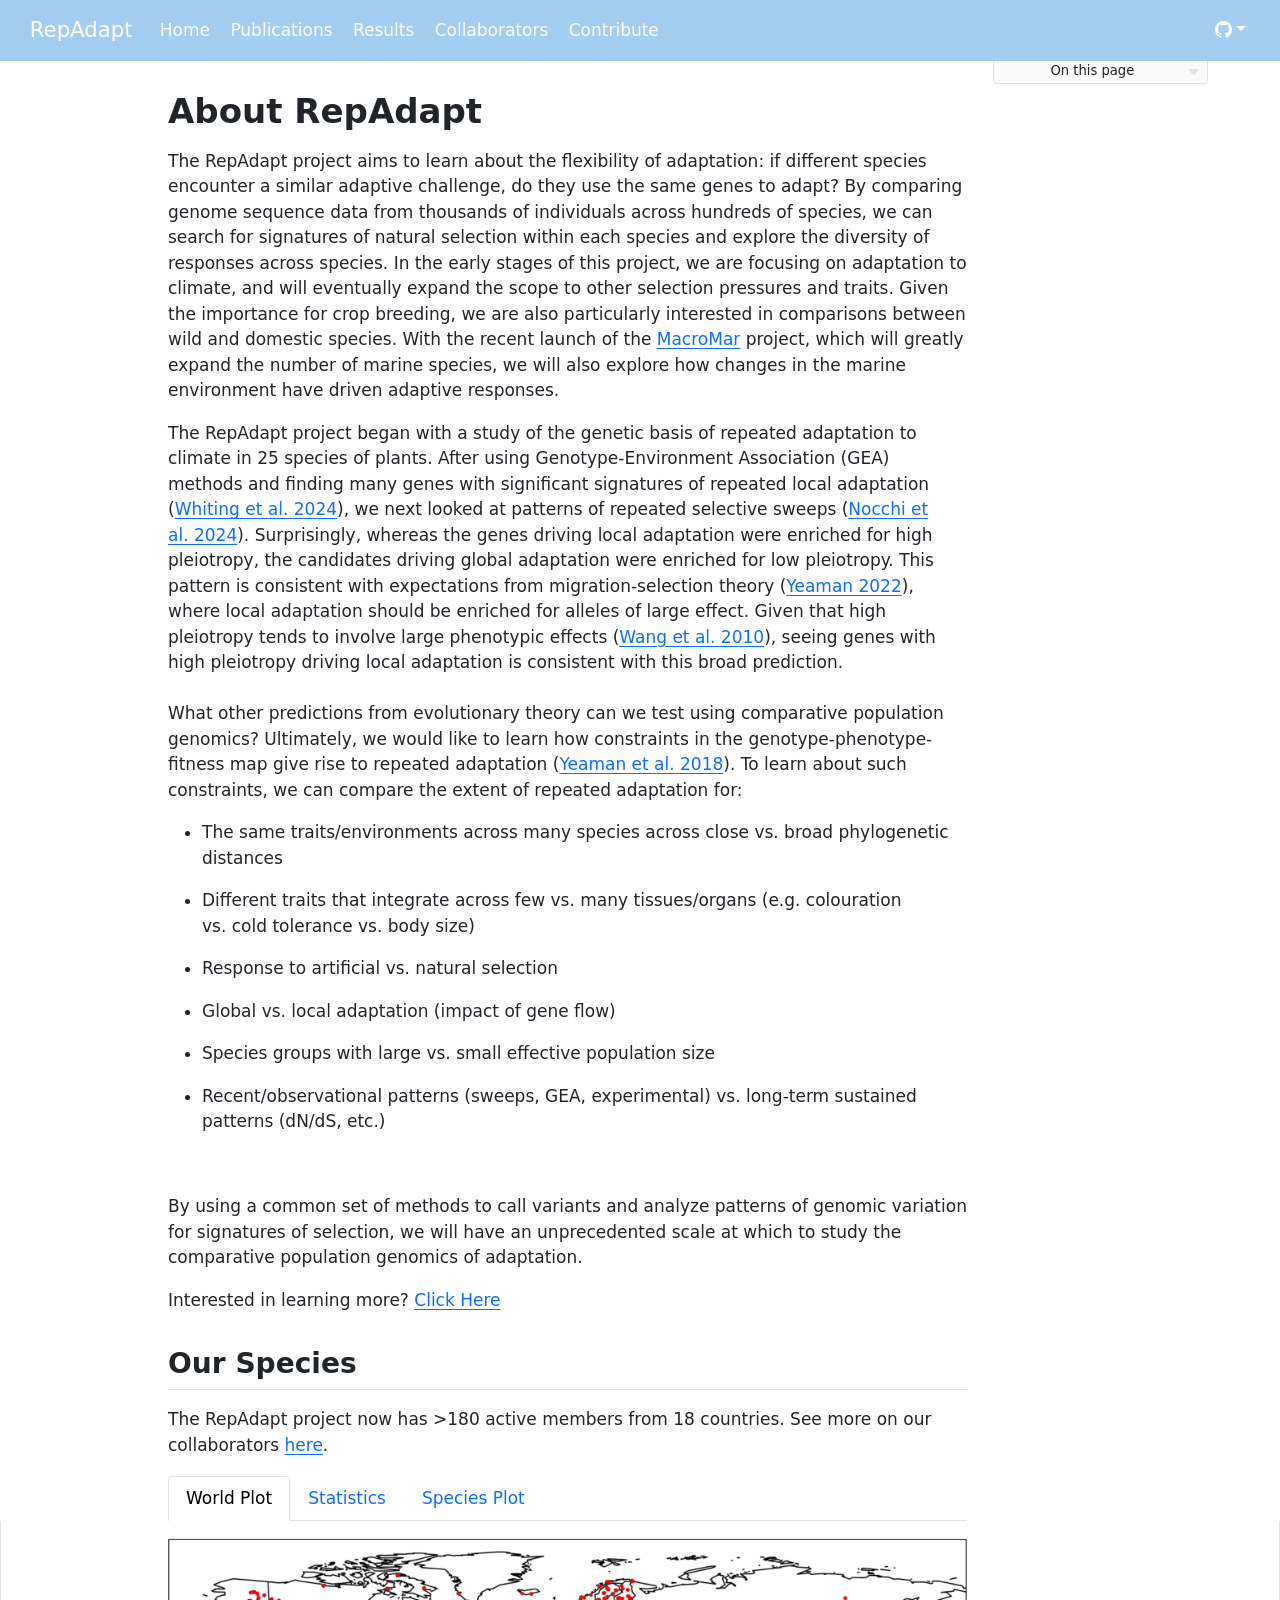
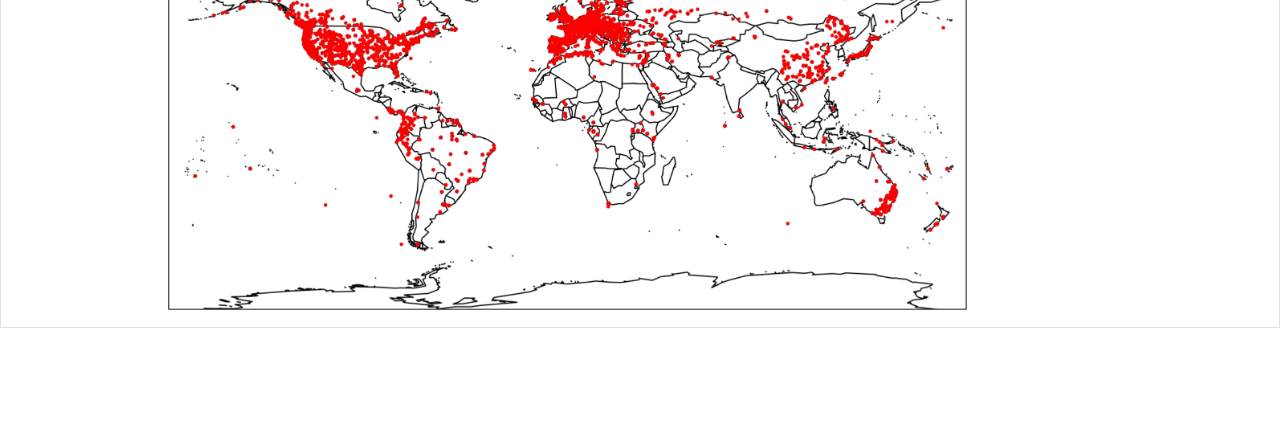
<file: index.html>
<!DOCTYPE html>
<html xmlns="http://www.w3.org/1999/xhtml" lang="en" xml:lang="en"><head>

<meta charset="utf-8">
<meta name="generator" content="quarto-1.9.38">

<meta name="viewport" content="width=device-width, initial-scale=1.0, user-scalable=yes">


<title>About RepAdapt – RepAdapt</title>
<style>
/* Default styles provided by pandoc.
** See https://pandoc.org/MANUAL.html#variables-for-html for config info.
*/
code{white-space: pre-wrap;}
span.smallcaps{font-variant: small-caps;}
div.columns{display: flex; gap: min(4vw, 1.5em);}
div.column{flex: auto; overflow-x: auto;}
div.hanging-indent{margin-left: 1.5em; text-indent: -1.5em;}
ul.task-list{list-style: none;}
ul.task-list li input[type="checkbox"] {
  width: 0.8em;
  margin: 0 0.8em 0.2em -1em; /* quarto-specific, see https://github.com/quarto-dev/quarto-cli/issues/4556 */ 
  vertical-align: middle;
}
</style>


<script src="site_libs/quarto-nav/quarto-nav.js"></script>
<script src="site_libs/quarto-nav/headroom.min.js"></script>
<script src="site_libs/clipboard/clipboard.min.js"></script>
<script src="site_libs/quarto-search/autocomplete.umd.js"></script>
<script src="site_libs/quarto-search/fuse.min.js"></script>
<script src="site_libs/quarto-search/quarto-search.js"></script>
<meta name="quarto:offset" content="./">
<script src="site_libs/quarto-html/quarto.js" type="module"></script>
<script src="site_libs/quarto-html/tabsets/tabsets.js" type="module"></script>
<script src="site_libs/quarto-html/popper.min.js"></script>
<script src="site_libs/quarto-html/tippy.umd.min.js"></script>
<script src="site_libs/quarto-html/anchor.min.js"></script>
<link href="site_libs/quarto-html/tippy.css" rel="stylesheet">
<link href="site_libs/quarto-html/quarto-syntax-highlighting-15634bcf2e68342d4ad2dfa704d543f6.css" rel="stylesheet" id="quarto-text-highlighting-styles">
<script src="site_libs/bootstrap/bootstrap.min.js"></script>
<link href="site_libs/bootstrap/bootstrap-icons.css" rel="stylesheet">
<link href="site_libs/bootstrap/bootstrap-45431c2918bd31147ddb3fa7038bb99f.min.css" rel="stylesheet" append-hash="true" id="quarto-bootstrap" data-mode="light">
<script id="quarto-search-options" type="application/json">{
  "location": "navbar",
  "copy-button": false,
  "collapse-after": 3,
  "panel-placement": "end",
  "type": "overlay",
  "limit": 50,
  "keyboard-shortcut": [
    "f",
    "/",
    "s"
  ],
  "show-item-context": false,
  "language": {
    "search-no-results-text": "No results",
    "search-matching-documents-text": "matching documents",
    "search-copy-link-title": "Copy link to search",
    "search-hide-matches-text": "Hide additional matches",
    "search-more-match-text": "more match in this document",
    "search-more-matches-text": "more matches in this document",
    "search-clear-button-title": "Clear",
    "search-text-placeholder": "",
    "search-detached-cancel-button-title": "Cancel",
    "search-submit-button-title": "Submit",
    "search-label": "Search"
  }
}</script>


<link rel="stylesheet" href="styles.css">
</head>

<body class="nav-fixed quarto-light">

<div id="quarto-search-results"></div>
  <header id="quarto-header" class="headroom fixed-top">
    <nav class="navbar navbar-expand-lg " data-bs-theme="dark">
      <div class="navbar-container container-fluid">
      <div class="navbar-brand-container mx-auto">
    <a class="navbar-brand" href="./index.html">
    <span class="navbar-title">RepAdapt</span>
    </a>
  </div>
          <button class="navbar-toggler" type="button" data-bs-toggle="collapse" data-bs-target="#navbarCollapse" aria-controls="navbarCollapse" role="menu" aria-expanded="false" aria-label="Toggle navigation" onclick="if (window.quartoToggleHeadroom) { window.quartoToggleHeadroom(); }">
  <span class="navbar-toggler-icon"></span>
</button>
          <div class="collapse navbar-collapse" id="navbarCollapse">
            <ul class="navbar-nav navbar-nav-scroll me-auto">
  <li class="nav-item">
    <a class="nav-link active" href="./index.html" aria-current="page"> 
<span class="menu-text">Home</span></a>
  </li>  
  <li class="nav-item">
    <a class="nav-link" href="./research.html"> 
<span class="menu-text">Publications</span></a>
  </li>  
  <li class="nav-item">
    <a class="nav-link" href="./results.html"> 
<span class="menu-text">Results</span></a>
  </li>  
  <li class="nav-item">
    <a class="nav-link" href="./about.html"> 
<span class="menu-text">Collaborators</span></a>
  </li>  
  <li class="nav-item">
    <a class="nav-link" href="./support.html"> 
<span class="menu-text">Contribute</span></a>
  </li>  
</ul>
          </div> <!-- /navcollapse -->
            <div class="quarto-navbar-tools">
    <div class="dropdown">
      <a href="" title="" id="quarto-navigation-tool-dropdown-0" class="quarto-navigation-tool dropdown-toggle px-1" data-bs-toggle="dropdown" aria-expanded="false" role="link" aria-label=""><i class="bi bi-github"></i></a>
      <ul class="dropdown-menu" aria-labelledby="quarto-navigation-tool-dropdown-0">
          <li>
            <a class="dropdown-item quarto-navbar-tools-item" href="https://github.com/GabrieleNocchi/nextflow_snp_calling_computecanada">
            RepAdapt Pipeline
            </a>
          </li>
          <li>
            <a class="dropdown-item quarto-navbar-tools-item" href="./bug.html">
            Report A Bug
            </a>
          </li>
      </ul>
    </div>
</div>
      </div> <!-- /container-fluid -->
    </nav>
</header>
<!-- content -->
<div id="quarto-content" class="quarto-container page-columns page-rows-contents page-layout-article page-navbar">
<!-- sidebar -->
<!-- margin-sidebar -->
    <div id="quarto-margin-sidebar" class="sidebar margin-sidebar">
        <nav id="TOC" role="doc-toc" class="toc-active">
    <h2 id="toc-title">On this page</h2>
   
  <ul>
  <li><a href="#our-species" id="toc-our-species" class="nav-link active" data-scroll-target="#our-species">Our Species</a></li>
  </ul>
</nav>
    </div>
<!-- main -->
<main class="content page-columns page-full" id="quarto-document-content">

<header id="title-block-header" class="quarto-title-block default">
<div class="quarto-title">
<h1 class="title">About RepAdapt</h1>
</div>



<div class="quarto-title-meta">

    
  
    
  </div>
  


</header>


<p>The RepAdapt project aims to learn about the flexibility of adaptation: if different species encounter a similar adaptive challenge, do they use the same genes to adapt? By comparing genome sequence data from thousands of individuals across hundreds of species, we can search for signatures of natural selection within each species and explore the diversity of responses across species. In the early stages of this project, we are focusing on adaptation to climate, and will eventually expand the scope to other selection pressures and traits. Given the importance for crop breeding, we are also particularly interested in comparisons between wild and domestic species. With the recent launch of the <a href="https://macromarnet.github.io/MacroMar/index.html">MacroMar</a> project, which will greatly expand the number of marine species, we will also explore how changes in the marine environment have driven adaptive responses.</p>
<p>The RepAdapt project began with a study of the genetic basis of repeated adaptation to climate in 25 species of plants. After using Genotype-Environment Association (GEA) methods and finding many genes with significant signatures of repeated local adaptation (<a href="https://doi.org/10.1038/s41559-024-02514-5">Whiting et al.&nbsp;2024</a>), we next looked at patterns of repeated selective sweeps (<a href="https://doi.org/10.1073/pnas.2406832121">Nocchi et al.&nbsp;2024</a>). Surprisingly, whereas the genes driving local adaptation were enriched for high pleiotropy, the candidates driving global adaptation were enriched for low pleiotropy. This pattern is consistent with expectations from migration-selection theory (<a href="https://doi.org/10.1093/genetics/iyab134">Yeaman 2022</a>), where local adaptation should be enriched for alleles of large effect. Given that high pleiotropy tends to involve large phenotypic effects (<a href="https://doi.org/10.1073/pnas.1004666107">Wang et al.&nbsp;2010</a>), seeing genes with high pleiotropy driving local adaptation is consistent with this broad prediction.<br>
<br>
What other predictions from evolutionary theory can we test using comparative population genomics? Ultimately, we would like to learn how constraints in the genotype-phenotype-fitness map give rise to repeated adaptation (<a href="https://doi.org/10.1371/journal.pgen.1007717">Yeaman et al.&nbsp;2018</a>). To learn about such constraints, we can compare the extent of repeated adaptation for:</p>
<ul>
<li><p>The same traits/environments across many species across close vs.&nbsp;broad phylogenetic distances</p></li>
<li><p>Different traits that integrate across few vs.&nbsp;many tissues/organs (e.g.&nbsp;colouration vs.&nbsp;cold tolerance vs.&nbsp;body size)</p></li>
<li><p>Response to artificial vs.&nbsp;natural selection</p></li>
<li><p>Global vs.&nbsp;local adaptation (impact of gene flow)</p></li>
<li><p>Species groups with large vs.&nbsp;small effective population size</p></li>
<li><p>Recent/observational patterns (sweeps, GEA, experimental) vs.&nbsp;long-term sustained patterns (dN/dS, etc.)</p></li>
</ul>
<p><br>
By using a common set of methods to call variants and analyze patterns of genomic variation for signatures of selection, we will have an unprecedented scale at which to study the comparative population genomics of adaptation.</p>
<p>Interested in learning more? <a href="./more_info.html">Click Here</a></p>
<section id="our-species" class="level2 page-columns page-full">
<h2 class="anchored" data-anchor-id="our-species">Our Species</h2>
<p>The RepAdapt project now has &gt;180 active members from 18 countries. See more on our collaborators <a href="./about.html">here</a>.</p>
<div class="tabset-margin-container"></div><div class="panel-tabset page-columns page-full">
<ul class="nav nav-tabs" role="tablist"><li class="nav-item" role="presentation"><a class="nav-link active" id="tabset-1-1-tab" data-bs-toggle="tab" data-bs-target="#tabset-1-1" role="tab" aria-controls="tabset-1-1" aria-selected="true" href="">World Plot</a></li><li class="nav-item" role="presentation"><a class="nav-link" id="tabset-1-2-tab" data-bs-toggle="tab" data-bs-target="#tabset-1-2" role="tab" aria-controls="tabset-1-2" aria-selected="false" href="">Statistics</a></li><li class="nav-item" role="presentation"><a class="nav-link" id="tabset-1-3-tab" data-bs-toggle="tab" data-bs-target="#tabset-1-3" role="tab" aria-controls="tabset-1-3" aria-selected="false" href="">Species Plot</a></li></ul>
<div class="tab-content page-columns page-full">
<div id="tabset-1-1" class="tab-pane active" role="tabpanel" aria-labelledby="tabset-1-1-tab">
<p><img src="points_repadapt-1.png" class="img-fluid"></p>
</div>
<div id="tabset-1-2" class="tab-pane" role="tabpanel" aria-labelledby="tabset-1-2-tab">
<table class="caption-top table">
<thead>
<tr class="header">
<th></th>
<th>Number</th>
</tr>
</thead>
<tbody>
<tr class="odd">
<td>Datasets</td>
<td>130</td>
</tr>
<tr class="even">
<td>Species</td>
<td>120</td>
</tr>
<tr class="odd">
<td>Individuals</td>
<td>33 000</td>
</tr>
<tr class="even">
<td>Populations</td>
<td>10 000</td>
</tr>
<tr class="odd">
<td>SNPs</td>
<td>12 000 000 000</td>
</tr>
</tbody>
</table>
</div>
<div id="tabset-1-3" class="tab-pane page-columns page-full" role="tabpanel" aria-labelledby="tabset-1-3-tab">
<div class="cell page-columns page-full">
<div class="cell-output-display page-columns page-full">
<div class="page-columns page-full">
<figure class="figure page-columns page-full">
<p class="page-columns page-full"><img src="index_files/figure-html/unnamed-chunk-1-1.png" class="img-fluid figure-img column-page" width="960"></p>
</figure>
</div>
</div>
</div>
</div>
</div>
</div>


</section>

</main> <!-- /main -->
<script id="quarto-html-after-body" type="application/javascript">
  window.document.addEventListener("DOMContentLoaded", function (event) {
    const icon = "";
    const anchorJS = new window.AnchorJS();
    anchorJS.options = {
      placement: 'right',
      icon: icon
    };
    anchorJS.add('.anchored');
    const isCodeAnnotation = (el) => {
      for (const clz of el.classList) {
        if (clz.startsWith('code-annotation-')) {                     
          return true;
        }
      }
      return false;
    }
    const onCopySuccess = function(e) {
      // button target
      const button = e.trigger;
      // don't keep focus
      button.blur();
      // flash "checked"
      button.classList.add('code-copy-button-checked');
      var currentTitle = button.getAttribute("title");
      button.setAttribute("title", "Copied!");
      let tooltip;
      if (window.bootstrap) {
        button.setAttribute("data-bs-toggle", "tooltip");
        button.setAttribute("data-bs-placement", "left");
        button.setAttribute("data-bs-title", "Copied!");
        tooltip = new bootstrap.Tooltip(button, 
          { trigger: "manual", 
            customClass: "code-copy-button-tooltip",
            offset: [0, -8]});
        tooltip.show();    
      }
      setTimeout(function() {
        if (tooltip) {
          tooltip.hide();
          button.removeAttribute("data-bs-title");
          button.removeAttribute("data-bs-toggle");
          button.removeAttribute("data-bs-placement");
        }
        button.setAttribute("title", currentTitle);
        button.classList.remove('code-copy-button-checked');
      }, 1000);
      // clear code selection
      e.clearSelection();
    }
    const getTextToCopy = function(trigger) {
      const outerScaffold = trigger.parentElement.cloneNode(true);
      const codeEl = outerScaffold.querySelector('code');
      for (const childEl of codeEl.children) {
        if (isCodeAnnotation(childEl)) {
          childEl.remove();
        }
      }
      return codeEl.innerText;
    }
    const clipboard = new window.ClipboardJS('.code-copy-button:not([data-in-quarto-modal])', {
      text: getTextToCopy
    });
    clipboard.on('success', onCopySuccess);
    if (window.document.getElementById('quarto-embedded-source-code-modal')) {
      const clipboardModal = new window.ClipboardJS('.code-copy-button[data-in-quarto-modal]', {
        text: getTextToCopy,
        container: window.document.getElementById('quarto-embedded-source-code-modal')
      });
      clipboardModal.on('success', onCopySuccess);
    }
      var localhostRegex = new RegExp(/^(?:http|https):\/\/localhost\:?[0-9]*\//);
      var mailtoRegex = new RegExp(/^mailto:/);
        var filterRegex = new RegExp("https:\/\/RepAdapt\.github\.io\/");
      var isInternal = (href) => {
          return filterRegex.test(href) || localhostRegex.test(href) || mailtoRegex.test(href);
      }
      // Inspect non-navigation links and adorn them if external
     var links = window.document.querySelectorAll('a[href]:not(.nav-link):not(.navbar-brand):not(.toc-action):not(.sidebar-link):not(.sidebar-item-toggle):not(.pagination-link):not(.no-external):not([aria-hidden]):not(.dropdown-item):not(.quarto-navigation-tool):not(.about-link)');
      for (var i=0; i<links.length; i++) {
        const link = links[i];
        if (!isInternal(link.href)) {
          // undo the damage that might have been done by quarto-nav.js in the case of
          // links that we want to consider external
          if (link.dataset.originalHref !== undefined) {
            link.href = link.dataset.originalHref;
          }
        }
      }
    function tippyHover(el, contentFn, onTriggerFn, onUntriggerFn) {
      const config = {
        allowHTML: true,
        maxWidth: 500,
        delay: 100,
        arrow: false,
        appendTo: function(el) {
            return el.parentElement;
        },
        interactive: true,
        interactiveBorder: 10,
        theme: 'quarto',
        placement: 'bottom-start',
      };
      if (contentFn) {
        config.content = contentFn;
      }
      if (onTriggerFn) {
        config.onTrigger = onTriggerFn;
      }
      if (onUntriggerFn) {
        config.onUntrigger = onUntriggerFn;
      }
      window.tippy(el, config); 
    }
    const noterefs = window.document.querySelectorAll('a[role="doc-noteref"]');
    for (var i=0; i<noterefs.length; i++) {
      const ref = noterefs[i];
      tippyHover(ref, function() {
        // use id or data attribute instead here
        let href = ref.getAttribute('data-footnote-href') || ref.getAttribute('href');
        try { href = new URL(href).hash; } catch {}
        const id = href.replace(/^#\/?/, "");
        const note = window.document.getElementById(id);
        if (note) {
          return note.innerHTML;
        } else {
          return "";
        }
      });
    }
    const xrefs = window.document.querySelectorAll('a.quarto-xref');
    const processXRef = (id, note) => {
      // Strip column container classes
      const stripColumnClz = (el) => {
        el.classList.remove("page-full", "page-columns");
        if (el.children) {
          for (const child of el.children) {
            stripColumnClz(child);
          }
        }
      }
      stripColumnClz(note)
      if (id === null || id.startsWith('sec-')) {
        // Special case sections, only their first couple elements
        const container = document.createElement("div");
        if (note.children && note.children.length > 2) {
          container.appendChild(note.children[0].cloneNode(true));
          for (let i = 1; i < note.children.length; i++) {
            const child = note.children[i];
            if (child.tagName === "P" && child.innerText === "") {
              continue;
            } else {
              container.appendChild(child.cloneNode(true));
              break;
            }
          }
          if (window.Quarto?.typesetMath) {
            window.Quarto.typesetMath(container);
          }
          return container.innerHTML
        } else {
          if (window.Quarto?.typesetMath) {
            window.Quarto.typesetMath(note);
          }
          return note.innerHTML;
        }
      } else {
        // Remove any anchor links if they are present
        const anchorLink = note.querySelector('a.anchorjs-link');
        if (anchorLink) {
          anchorLink.remove();
        }
        if (window.Quarto?.typesetMath) {
          window.Quarto.typesetMath(note);
        }
        if (note.classList.contains("callout")) {
          return note.outerHTML;
        } else {
          return note.innerHTML;
        }
      }
    }
    for (var i=0; i<xrefs.length; i++) {
      const xref = xrefs[i];
      tippyHover(xref, undefined, function(instance) {
        instance.disable();
        let url = xref.getAttribute('href');
        let hash = undefined; 
        if (url.startsWith('#')) {
          hash = url;
        } else {
          try { hash = new URL(url).hash; } catch {}
        }
        if (hash) {
          const id = hash.replace(/^#\/?/, "");
          const note = window.document.getElementById(id);
          if (note !== null) {
            try {
              const html = processXRef(id, note.cloneNode(true));
              instance.setContent(html);
            } finally {
              instance.enable();
              instance.show();
            }
          } else {
            // See if we can fetch this
            fetch(url.split('#')[0])
            .then(res => res.text())
            .then(html => {
              const parser = new DOMParser();
              const htmlDoc = parser.parseFromString(html, "text/html");
              const note = htmlDoc.getElementById(id);
              if (note !== null) {
                const html = processXRef(id, note);
                instance.setContent(html);
              } 
            }).finally(() => {
              instance.enable();
              instance.show();
            });
          }
        } else {
          // See if we can fetch a full url (with no hash to target)
          // This is a special case and we should probably do some content thinning / targeting
          fetch(url)
          .then(res => res.text())
          .then(html => {
            const parser = new DOMParser();
            const htmlDoc = parser.parseFromString(html, "text/html");
            const note = htmlDoc.querySelector('main.content');
            if (note !== null) {
              // This should only happen for chapter cross references
              // (since there is no id in the URL)
              // remove the first header
              if (note.children.length > 0 && note.children[0].tagName === "HEADER") {
                note.children[0].remove();
              }
              const html = processXRef(null, note);
              instance.setContent(html);
            } 
          }).finally(() => {
            instance.enable();
            instance.show();
          });
        }
      }, function(instance) {
      });
    }
        let selectedAnnoteEl;
        const selectorForAnnotation = ( cell, annotation) => {
          let cellAttr = 'data-code-cell="' + cell + '"';
          let lineAttr = 'data-code-annotation="' +  annotation + '"';
          const selector = 'span[' + cellAttr + '][' + lineAttr + ']';
          return selector;
        }
        const selectCodeLines = (annoteEl) => {
          const doc = window.document;
          const targetCell = annoteEl.getAttribute("data-target-cell");
          const targetAnnotation = annoteEl.getAttribute("data-target-annotation");
          const annoteSpan = window.document.querySelector(selectorForAnnotation(targetCell, targetAnnotation));
          const lines = annoteSpan.getAttribute("data-code-lines").split(",");
          const lineIds = lines.map((line) => {
            return targetCell + "-" + line;
          })
          let top = null;
          let height = null;
          let parent = null;
          if (lineIds.length > 0) {
              //compute the position of the single el (top and bottom and make a div)
              const el = window.document.getElementById(lineIds[0]);
              top = el.offsetTop;
              height = el.offsetHeight;
              parent = el.parentElement.parentElement;
            if (lineIds.length > 1) {
              const lastEl = window.document.getElementById(lineIds[lineIds.length - 1]);
              const bottom = lastEl.offsetTop + lastEl.offsetHeight;
              height = bottom - top;
            }
            if (top !== null && height !== null && parent !== null) {
              // cook up a div (if necessary) and position it 
              let div = window.document.getElementById("code-annotation-line-highlight");
              if (div === null) {
                div = window.document.createElement("div");
                div.setAttribute("id", "code-annotation-line-highlight");
                div.style.position = 'absolute';
                parent.appendChild(div);
              }
              div.style.top = top - 2 + "px";
              div.style.height = height + 4 + "px";
              div.style.left = 0;
              let gutterDiv = window.document.getElementById("code-annotation-line-highlight-gutter");
              if (gutterDiv === null) {
                gutterDiv = window.document.createElement("div");
                gutterDiv.setAttribute("id", "code-annotation-line-highlight-gutter");
                gutterDiv.style.position = 'absolute';
                const codeCell = window.document.getElementById(targetCell);
                const gutter = codeCell.querySelector('.code-annotation-gutter');
                gutter.appendChild(gutterDiv);
              }
              gutterDiv.style.top = top - 2 + "px";
              gutterDiv.style.height = height + 4 + "px";
            }
            selectedAnnoteEl = annoteEl;
          }
        };
        const unselectCodeLines = () => {
          const elementsIds = ["code-annotation-line-highlight", "code-annotation-line-highlight-gutter"];
          elementsIds.forEach((elId) => {
            const div = window.document.getElementById(elId);
            if (div) {
              div.remove();
            }
          });
          selectedAnnoteEl = undefined;
        };
          // Handle positioning of the toggle
      window.addEventListener(
        "resize",
        throttle(() => {
          elRect = undefined;
          if (selectedAnnoteEl) {
            selectCodeLines(selectedAnnoteEl);
          }
        }, 10)
      );
      function throttle(fn, ms) {
      let throttle = false;
      let timer;
        return (...args) => {
          if(!throttle) { // first call gets through
              fn.apply(this, args);
              throttle = true;
          } else { // all the others get throttled
              if(timer) clearTimeout(timer); // cancel #2
              timer = setTimeout(() => {
                fn.apply(this, args);
                timer = throttle = false;
              }, ms);
          }
        };
      }
        // Attach click handler to the DT
        const annoteDls = window.document.querySelectorAll('dt[data-target-cell]');
        for (const annoteDlNode of annoteDls) {
          annoteDlNode.addEventListener('click', (event) => {
            const clickedEl = event.target;
            if (clickedEl !== selectedAnnoteEl) {
              unselectCodeLines();
              const activeEl = window.document.querySelector('dt[data-target-cell].code-annotation-active');
              if (activeEl) {
                activeEl.classList.remove('code-annotation-active');
              }
              selectCodeLines(clickedEl);
              clickedEl.classList.add('code-annotation-active');
            } else {
              // Unselect the line
              unselectCodeLines();
              clickedEl.classList.remove('code-annotation-active');
            }
          });
        }
    const findCites = (el) => {
      const parentEl = el.parentElement;
      if (parentEl) {
        const cites = parentEl.dataset.cites;
        if (cites) {
          return {
            el,
            cites: cites.split(' ')
          };
        } else {
          return findCites(el.parentElement)
        }
      } else {
        return undefined;
      }
    };
    var bibliorefs = window.document.querySelectorAll('a[role="doc-biblioref"]');
    for (var i=0; i<bibliorefs.length; i++) {
      const ref = bibliorefs[i];
      const citeInfo = findCites(ref);
      if (citeInfo) {
        tippyHover(citeInfo.el, function() {
          var popup = window.document.createElement('div');
          citeInfo.cites.forEach(function(cite) {
            var citeDiv = window.document.createElement('div');
            citeDiv.classList.add('hanging-indent');
            citeDiv.classList.add('csl-entry');
            var biblioDiv = window.document.getElementById('ref-' + cite);
            if (biblioDiv) {
              citeDiv.innerHTML = biblioDiv.innerHTML;
            }
            popup.appendChild(citeDiv);
          });
          return popup.innerHTML;
        });
      }
    }
  });
  </script>
</div> <!-- /content -->




</body></html>
</file>
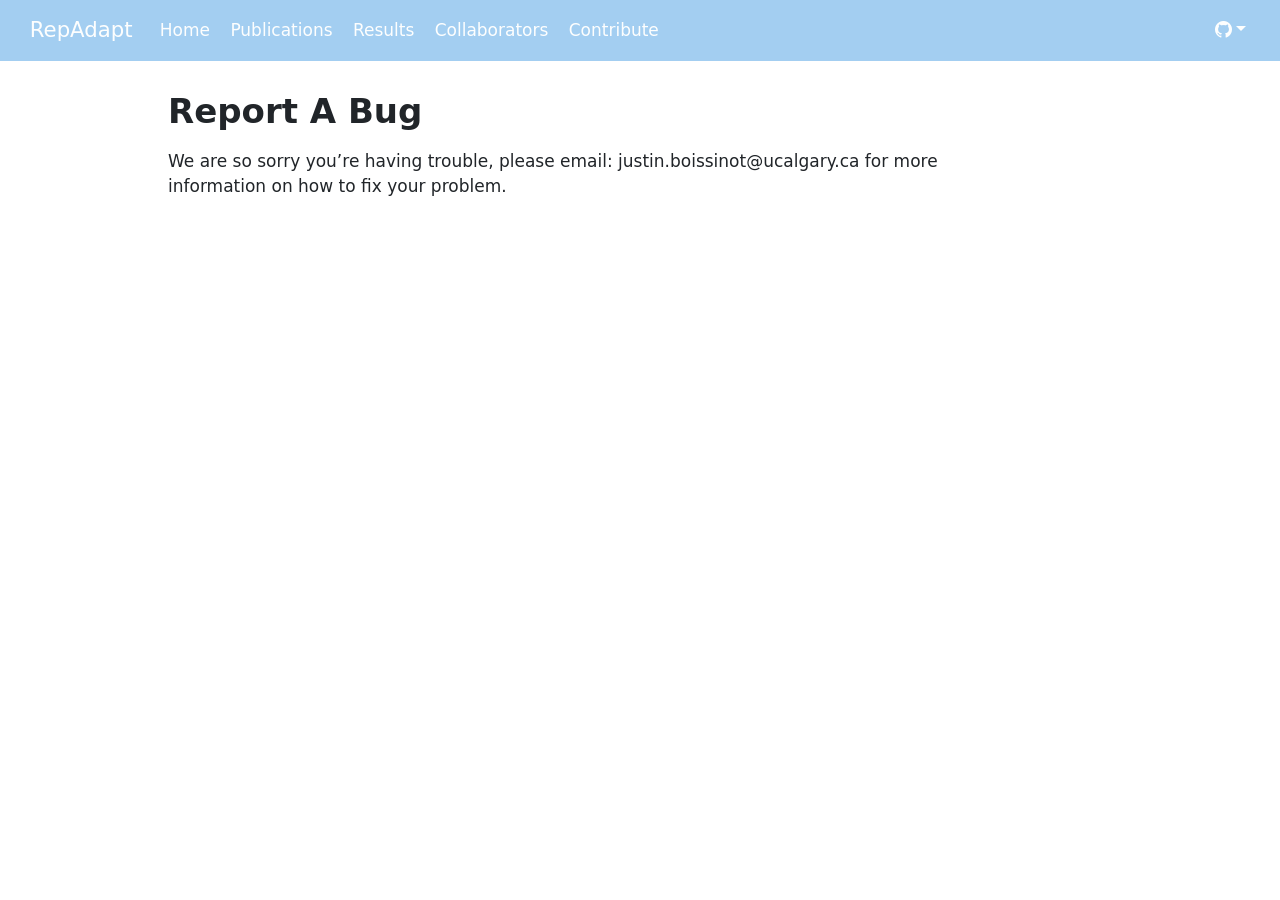
<file: bug.html>
<!DOCTYPE html>
<html xmlns="http://www.w3.org/1999/xhtml" lang="en" xml:lang="en"><head>

<meta charset="utf-8">
<meta name="generator" content="quarto-1.9.38">

<meta name="viewport" content="width=device-width, initial-scale=1.0, user-scalable=yes">


<title>Report A Bug – RepAdapt</title>
<style>
/* Default styles provided by pandoc.
** See https://pandoc.org/MANUAL.html#variables-for-html for config info.
*/
code{white-space: pre-wrap;}
span.smallcaps{font-variant: small-caps;}
div.columns{display: flex; gap: min(4vw, 1.5em);}
div.column{flex: auto; overflow-x: auto;}
div.hanging-indent{margin-left: 1.5em; text-indent: -1.5em;}
ul.task-list{list-style: none;}
ul.task-list li input[type="checkbox"] {
  width: 0.8em;
  margin: 0 0.8em 0.2em -1em; /* quarto-specific, see https://github.com/quarto-dev/quarto-cli/issues/4556 */ 
  vertical-align: middle;
}
</style>


<script src="site_libs/quarto-nav/quarto-nav.js"></script>
<script src="site_libs/quarto-nav/headroom.min.js"></script>
<script src="site_libs/clipboard/clipboard.min.js"></script>
<script src="site_libs/quarto-search/autocomplete.umd.js"></script>
<script src="site_libs/quarto-search/fuse.min.js"></script>
<script src="site_libs/quarto-search/quarto-search.js"></script>
<meta name="quarto:offset" content="./">
<script src="site_libs/quarto-html/quarto.js" type="module"></script>
<script src="site_libs/quarto-html/tabsets/tabsets.js" type="module"></script>
<script src="site_libs/quarto-html/popper.min.js"></script>
<script src="site_libs/quarto-html/tippy.umd.min.js"></script>
<script src="site_libs/quarto-html/anchor.min.js"></script>
<link href="site_libs/quarto-html/tippy.css" rel="stylesheet">
<link href="site_libs/quarto-html/quarto-syntax-highlighting-15634bcf2e68342d4ad2dfa704d543f6.css" rel="stylesheet" id="quarto-text-highlighting-styles">
<script src="site_libs/bootstrap/bootstrap.min.js"></script>
<link href="site_libs/bootstrap/bootstrap-icons.css" rel="stylesheet">
<link href="site_libs/bootstrap/bootstrap-45431c2918bd31147ddb3fa7038bb99f.min.css" rel="stylesheet" append-hash="true" id="quarto-bootstrap" data-mode="light">
<script id="quarto-search-options" type="application/json">{
  "location": "navbar",
  "copy-button": false,
  "collapse-after": 3,
  "panel-placement": "end",
  "type": "overlay",
  "limit": 50,
  "keyboard-shortcut": [
    "f",
    "/",
    "s"
  ],
  "show-item-context": false,
  "language": {
    "search-no-results-text": "No results",
    "search-matching-documents-text": "matching documents",
    "search-copy-link-title": "Copy link to search",
    "search-hide-matches-text": "Hide additional matches",
    "search-more-match-text": "more match in this document",
    "search-more-matches-text": "more matches in this document",
    "search-clear-button-title": "Clear",
    "search-text-placeholder": "",
    "search-detached-cancel-button-title": "Cancel",
    "search-submit-button-title": "Submit",
    "search-label": "Search"
  }
}</script>


<link rel="stylesheet" href="styles.css">
</head>

<body class="nav-fixed quarto-light">

<div id="quarto-search-results"></div>
  <header id="quarto-header" class="headroom fixed-top">
    <nav class="navbar navbar-expand-lg " data-bs-theme="dark">
      <div class="navbar-container container-fluid">
      <div class="navbar-brand-container mx-auto">
    <a class="navbar-brand" href="./index.html">
    <span class="navbar-title">RepAdapt</span>
    </a>
  </div>
          <button class="navbar-toggler" type="button" data-bs-toggle="collapse" data-bs-target="#navbarCollapse" aria-controls="navbarCollapse" role="menu" aria-expanded="false" aria-label="Toggle navigation" onclick="if (window.quartoToggleHeadroom) { window.quartoToggleHeadroom(); }">
  <span class="navbar-toggler-icon"></span>
</button>
          <div class="collapse navbar-collapse" id="navbarCollapse">
            <ul class="navbar-nav navbar-nav-scroll me-auto">
  <li class="nav-item">
    <a class="nav-link" href="./index.html"> 
<span class="menu-text">Home</span></a>
  </li>  
  <li class="nav-item">
    <a class="nav-link" href="./research.html"> 
<span class="menu-text">Publications</span></a>
  </li>  
  <li class="nav-item">
    <a class="nav-link" href="./results.html"> 
<span class="menu-text">Results</span></a>
  </li>  
  <li class="nav-item">
    <a class="nav-link" href="./about.html"> 
<span class="menu-text">Collaborators</span></a>
  </li>  
  <li class="nav-item">
    <a class="nav-link" href="./support.html"> 
<span class="menu-text">Contribute</span></a>
  </li>  
</ul>
          </div> <!-- /navcollapse -->
            <div class="quarto-navbar-tools">
    <div class="dropdown">
      <a href="" title="" id="quarto-navigation-tool-dropdown-0" class="quarto-navigation-tool dropdown-toggle px-1" data-bs-toggle="dropdown" aria-expanded="false" role="link" aria-label=""><i class="bi bi-github"></i></a>
      <ul class="dropdown-menu" aria-labelledby="quarto-navigation-tool-dropdown-0">
          <li>
            <a class="dropdown-item quarto-navbar-tools-item" href="https://github.com/GabrieleNocchi/nextflow_snp_calling_computecanada">
            RepAdapt Pipeline
            </a>
          </li>
          <li>
            <a class="dropdown-item quarto-navbar-tools-item" href="./bug.html">
            Report A Bug
            </a>
          </li>
      </ul>
    </div>
</div>
      </div> <!-- /container-fluid -->
    </nav>
</header>
<!-- content -->
<div id="quarto-content" class="quarto-container page-columns page-rows-contents page-layout-article page-navbar">
<!-- sidebar -->
<!-- margin-sidebar -->
    <div id="quarto-margin-sidebar" class="sidebar margin-sidebar zindex-bottom">
        
    </div>
<!-- main -->
<main class="content" id="quarto-document-content">

<header id="title-block-header" class="quarto-title-block default">
<div class="quarto-title">
<h1 class="title">Report A Bug</h1>
</div>



<div class="quarto-title-meta">

    
  
    
  </div>
  


</header>


<p>We are so sorry you’re having trouble, please email: justin.boissinot@ucalgary.ca for more information on how to fix your problem.</p>



</main> <!-- /main -->
<script id="quarto-html-after-body" type="application/javascript">
  window.document.addEventListener("DOMContentLoaded", function (event) {
    const icon = "";
    const anchorJS = new window.AnchorJS();
    anchorJS.options = {
      placement: 'right',
      icon: icon
    };
    anchorJS.add('.anchored');
    const isCodeAnnotation = (el) => {
      for (const clz of el.classList) {
        if (clz.startsWith('code-annotation-')) {                     
          return true;
        }
      }
      return false;
    }
    const onCopySuccess = function(e) {
      // button target
      const button = e.trigger;
      // don't keep focus
      button.blur();
      // flash "checked"
      button.classList.add('code-copy-button-checked');
      var currentTitle = button.getAttribute("title");
      button.setAttribute("title", "Copied!");
      let tooltip;
      if (window.bootstrap) {
        button.setAttribute("data-bs-toggle", "tooltip");
        button.setAttribute("data-bs-placement", "left");
        button.setAttribute("data-bs-title", "Copied!");
        tooltip = new bootstrap.Tooltip(button, 
          { trigger: "manual", 
            customClass: "code-copy-button-tooltip",
            offset: [0, -8]});
        tooltip.show();    
      }
      setTimeout(function() {
        if (tooltip) {
          tooltip.hide();
          button.removeAttribute("data-bs-title");
          button.removeAttribute("data-bs-toggle");
          button.removeAttribute("data-bs-placement");
        }
        button.setAttribute("title", currentTitle);
        button.classList.remove('code-copy-button-checked');
      }, 1000);
      // clear code selection
      e.clearSelection();
    }
    const getTextToCopy = function(trigger) {
      const outerScaffold = trigger.parentElement.cloneNode(true);
      const codeEl = outerScaffold.querySelector('code');
      for (const childEl of codeEl.children) {
        if (isCodeAnnotation(childEl)) {
          childEl.remove();
        }
      }
      return codeEl.innerText;
    }
    const clipboard = new window.ClipboardJS('.code-copy-button:not([data-in-quarto-modal])', {
      text: getTextToCopy
    });
    clipboard.on('success', onCopySuccess);
    if (window.document.getElementById('quarto-embedded-source-code-modal')) {
      const clipboardModal = new window.ClipboardJS('.code-copy-button[data-in-quarto-modal]', {
        text: getTextToCopy,
        container: window.document.getElementById('quarto-embedded-source-code-modal')
      });
      clipboardModal.on('success', onCopySuccess);
    }
      var localhostRegex = new RegExp(/^(?:http|https):\/\/localhost\:?[0-9]*\//);
      var mailtoRegex = new RegExp(/^mailto:/);
        var filterRegex = new RegExp("https:\/\/RepAdapt\.github\.io\/");
      var isInternal = (href) => {
          return filterRegex.test(href) || localhostRegex.test(href) || mailtoRegex.test(href);
      }
      // Inspect non-navigation links and adorn them if external
     var links = window.document.querySelectorAll('a[href]:not(.nav-link):not(.navbar-brand):not(.toc-action):not(.sidebar-link):not(.sidebar-item-toggle):not(.pagination-link):not(.no-external):not([aria-hidden]):not(.dropdown-item):not(.quarto-navigation-tool):not(.about-link)');
      for (var i=0; i<links.length; i++) {
        const link = links[i];
        if (!isInternal(link.href)) {
          // undo the damage that might have been done by quarto-nav.js in the case of
          // links that we want to consider external
          if (link.dataset.originalHref !== undefined) {
            link.href = link.dataset.originalHref;
          }
        }
      }
    function tippyHover(el, contentFn, onTriggerFn, onUntriggerFn) {
      const config = {
        allowHTML: true,
        maxWidth: 500,
        delay: 100,
        arrow: false,
        appendTo: function(el) {
            return el.parentElement;
        },
        interactive: true,
        interactiveBorder: 10,
        theme: 'quarto',
        placement: 'bottom-start',
      };
      if (contentFn) {
        config.content = contentFn;
      }
      if (onTriggerFn) {
        config.onTrigger = onTriggerFn;
      }
      if (onUntriggerFn) {
        config.onUntrigger = onUntriggerFn;
      }
      window.tippy(el, config); 
    }
    const noterefs = window.document.querySelectorAll('a[role="doc-noteref"]');
    for (var i=0; i<noterefs.length; i++) {
      const ref = noterefs[i];
      tippyHover(ref, function() {
        // use id or data attribute instead here
        let href = ref.getAttribute('data-footnote-href') || ref.getAttribute('href');
        try { href = new URL(href).hash; } catch {}
        const id = href.replace(/^#\/?/, "");
        const note = window.document.getElementById(id);
        if (note) {
          return note.innerHTML;
        } else {
          return "";
        }
      });
    }
    const xrefs = window.document.querySelectorAll('a.quarto-xref');
    const processXRef = (id, note) => {
      // Strip column container classes
      const stripColumnClz = (el) => {
        el.classList.remove("page-full", "page-columns");
        if (el.children) {
          for (const child of el.children) {
            stripColumnClz(child);
          }
        }
      }
      stripColumnClz(note)
      if (id === null || id.startsWith('sec-')) {
        // Special case sections, only their first couple elements
        const container = document.createElement("div");
        if (note.children && note.children.length > 2) {
          container.appendChild(note.children[0].cloneNode(true));
          for (let i = 1; i < note.children.length; i++) {
            const child = note.children[i];
            if (child.tagName === "P" && child.innerText === "") {
              continue;
            } else {
              container.appendChild(child.cloneNode(true));
              break;
            }
          }
          if (window.Quarto?.typesetMath) {
            window.Quarto.typesetMath(container);
          }
          return container.innerHTML
        } else {
          if (window.Quarto?.typesetMath) {
            window.Quarto.typesetMath(note);
          }
          return note.innerHTML;
        }
      } else {
        // Remove any anchor links if they are present
        const anchorLink = note.querySelector('a.anchorjs-link');
        if (anchorLink) {
          anchorLink.remove();
        }
        if (window.Quarto?.typesetMath) {
          window.Quarto.typesetMath(note);
        }
        if (note.classList.contains("callout")) {
          return note.outerHTML;
        } else {
          return note.innerHTML;
        }
      }
    }
    for (var i=0; i<xrefs.length; i++) {
      const xref = xrefs[i];
      tippyHover(xref, undefined, function(instance) {
        instance.disable();
        let url = xref.getAttribute('href');
        let hash = undefined; 
        if (url.startsWith('#')) {
          hash = url;
        } else {
          try { hash = new URL(url).hash; } catch {}
        }
        if (hash) {
          const id = hash.replace(/^#\/?/, "");
          const note = window.document.getElementById(id);
          if (note !== null) {
            try {
              const html = processXRef(id, note.cloneNode(true));
              instance.setContent(html);
            } finally {
              instance.enable();
              instance.show();
            }
          } else {
            // See if we can fetch this
            fetch(url.split('#')[0])
            .then(res => res.text())
            .then(html => {
              const parser = new DOMParser();
              const htmlDoc = parser.parseFromString(html, "text/html");
              const note = htmlDoc.getElementById(id);
              if (note !== null) {
                const html = processXRef(id, note);
                instance.setContent(html);
              } 
            }).finally(() => {
              instance.enable();
              instance.show();
            });
          }
        } else {
          // See if we can fetch a full url (with no hash to target)
          // This is a special case and we should probably do some content thinning / targeting
          fetch(url)
          .then(res => res.text())
          .then(html => {
            const parser = new DOMParser();
            const htmlDoc = parser.parseFromString(html, "text/html");
            const note = htmlDoc.querySelector('main.content');
            if (note !== null) {
              // This should only happen for chapter cross references
              // (since there is no id in the URL)
              // remove the first header
              if (note.children.length > 0 && note.children[0].tagName === "HEADER") {
                note.children[0].remove();
              }
              const html = processXRef(null, note);
              instance.setContent(html);
            } 
          }).finally(() => {
            instance.enable();
            instance.show();
          });
        }
      }, function(instance) {
      });
    }
        let selectedAnnoteEl;
        const selectorForAnnotation = ( cell, annotation) => {
          let cellAttr = 'data-code-cell="' + cell + '"';
          let lineAttr = 'data-code-annotation="' +  annotation + '"';
          const selector = 'span[' + cellAttr + '][' + lineAttr + ']';
          return selector;
        }
        const selectCodeLines = (annoteEl) => {
          const doc = window.document;
          const targetCell = annoteEl.getAttribute("data-target-cell");
          const targetAnnotation = annoteEl.getAttribute("data-target-annotation");
          const annoteSpan = window.document.querySelector(selectorForAnnotation(targetCell, targetAnnotation));
          const lines = annoteSpan.getAttribute("data-code-lines").split(",");
          const lineIds = lines.map((line) => {
            return targetCell + "-" + line;
          })
          let top = null;
          let height = null;
          let parent = null;
          if (lineIds.length > 0) {
              //compute the position of the single el (top and bottom and make a div)
              const el = window.document.getElementById(lineIds[0]);
              top = el.offsetTop;
              height = el.offsetHeight;
              parent = el.parentElement.parentElement;
            if (lineIds.length > 1) {
              const lastEl = window.document.getElementById(lineIds[lineIds.length - 1]);
              const bottom = lastEl.offsetTop + lastEl.offsetHeight;
              height = bottom - top;
            }
            if (top !== null && height !== null && parent !== null) {
              // cook up a div (if necessary) and position it 
              let div = window.document.getElementById("code-annotation-line-highlight");
              if (div === null) {
                div = window.document.createElement("div");
                div.setAttribute("id", "code-annotation-line-highlight");
                div.style.position = 'absolute';
                parent.appendChild(div);
              }
              div.style.top = top - 2 + "px";
              div.style.height = height + 4 + "px";
              div.style.left = 0;
              let gutterDiv = window.document.getElementById("code-annotation-line-highlight-gutter");
              if (gutterDiv === null) {
                gutterDiv = window.document.createElement("div");
                gutterDiv.setAttribute("id", "code-annotation-line-highlight-gutter");
                gutterDiv.style.position = 'absolute';
                const codeCell = window.document.getElementById(targetCell);
                const gutter = codeCell.querySelector('.code-annotation-gutter');
                gutter.appendChild(gutterDiv);
              }
              gutterDiv.style.top = top - 2 + "px";
              gutterDiv.style.height = height + 4 + "px";
            }
            selectedAnnoteEl = annoteEl;
          }
        };
        const unselectCodeLines = () => {
          const elementsIds = ["code-annotation-line-highlight", "code-annotation-line-highlight-gutter"];
          elementsIds.forEach((elId) => {
            const div = window.document.getElementById(elId);
            if (div) {
              div.remove();
            }
          });
          selectedAnnoteEl = undefined;
        };
          // Handle positioning of the toggle
      window.addEventListener(
        "resize",
        throttle(() => {
          elRect = undefined;
          if (selectedAnnoteEl) {
            selectCodeLines(selectedAnnoteEl);
          }
        }, 10)
      );
      function throttle(fn, ms) {
      let throttle = false;
      let timer;
        return (...args) => {
          if(!throttle) { // first call gets through
              fn.apply(this, args);
              throttle = true;
          } else { // all the others get throttled
              if(timer) clearTimeout(timer); // cancel #2
              timer = setTimeout(() => {
                fn.apply(this, args);
                timer = throttle = false;
              }, ms);
          }
        };
      }
        // Attach click handler to the DT
        const annoteDls = window.document.querySelectorAll('dt[data-target-cell]');
        for (const annoteDlNode of annoteDls) {
          annoteDlNode.addEventListener('click', (event) => {
            const clickedEl = event.target;
            if (clickedEl !== selectedAnnoteEl) {
              unselectCodeLines();
              const activeEl = window.document.querySelector('dt[data-target-cell].code-annotation-active');
              if (activeEl) {
                activeEl.classList.remove('code-annotation-active');
              }
              selectCodeLines(clickedEl);
              clickedEl.classList.add('code-annotation-active');
            } else {
              // Unselect the line
              unselectCodeLines();
              clickedEl.classList.remove('code-annotation-active');
            }
          });
        }
    const findCites = (el) => {
      const parentEl = el.parentElement;
      if (parentEl) {
        const cites = parentEl.dataset.cites;
        if (cites) {
          return {
            el,
            cites: cites.split(' ')
          };
        } else {
          return findCites(el.parentElement)
        }
      } else {
        return undefined;
      }
    };
    var bibliorefs = window.document.querySelectorAll('a[role="doc-biblioref"]');
    for (var i=0; i<bibliorefs.length; i++) {
      const ref = bibliorefs[i];
      const citeInfo = findCites(ref);
      if (citeInfo) {
        tippyHover(citeInfo.el, function() {
          var popup = window.document.createElement('div');
          citeInfo.cites.forEach(function(cite) {
            var citeDiv = window.document.createElement('div');
            citeDiv.classList.add('hanging-indent');
            citeDiv.classList.add('csl-entry');
            var biblioDiv = window.document.getElementById('ref-' + cite);
            if (biblioDiv) {
              citeDiv.innerHTML = biblioDiv.innerHTML;
            }
            popup.appendChild(citeDiv);
          });
          return popup.innerHTML;
        });
      }
    }
  });
  </script>
</div> <!-- /content -->




</body></html>
</file>
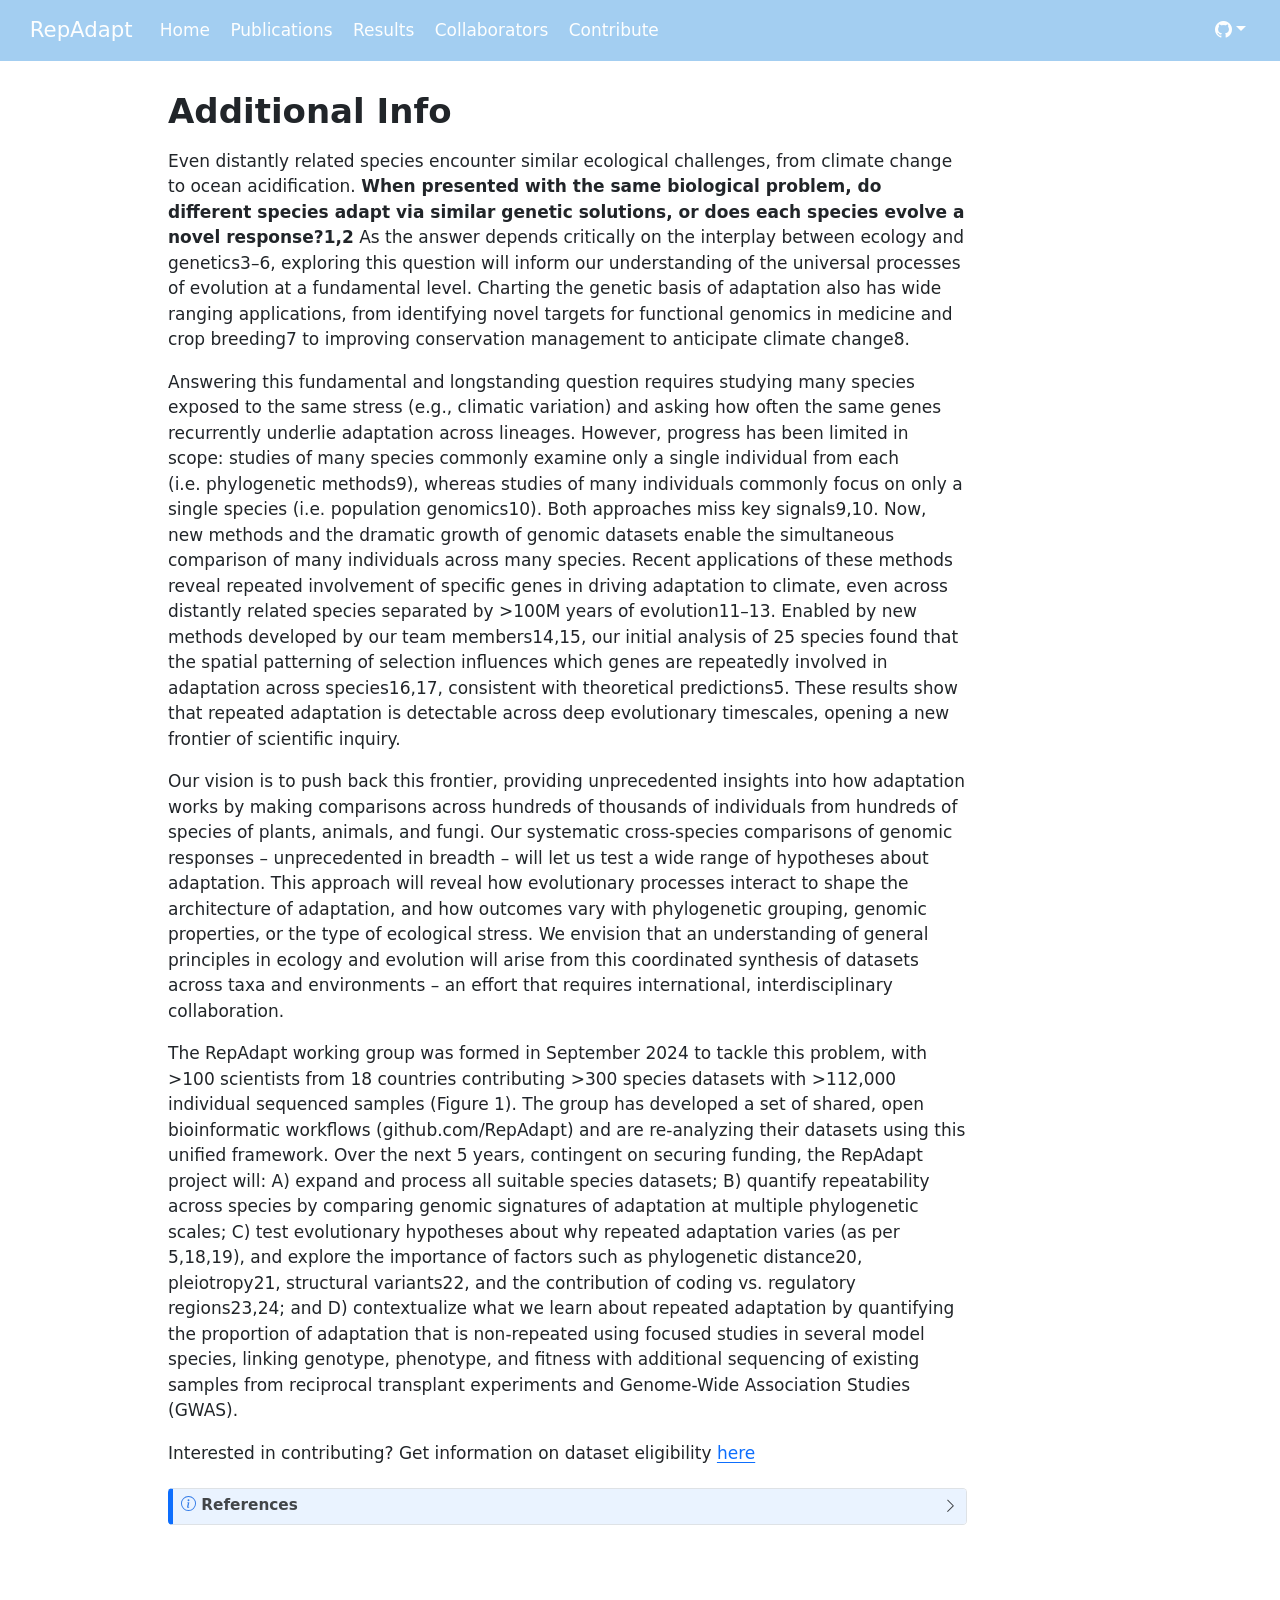
<file: more_info.html>
<!DOCTYPE html>
<html xmlns="http://www.w3.org/1999/xhtml" lang="en" xml:lang="en"><head>

<meta charset="utf-8">
<meta name="generator" content="quarto-1.9.38">

<meta name="viewport" content="width=device-width, initial-scale=1.0, user-scalable=yes">


<title>Additional Info – RepAdapt</title>
<style>
/* Default styles provided by pandoc.
** See https://pandoc.org/MANUAL.html#variables-for-html for config info.
*/
code{white-space: pre-wrap;}
span.smallcaps{font-variant: small-caps;}
div.columns{display: flex; gap: min(4vw, 1.5em);}
div.column{flex: auto; overflow-x: auto;}
div.hanging-indent{margin-left: 1.5em; text-indent: -1.5em;}
ul.task-list{list-style: none;}
ul.task-list li input[type="checkbox"] {
  width: 0.8em;
  margin: 0 0.8em 0.2em -1em; /* quarto-specific, see https://github.com/quarto-dev/quarto-cli/issues/4556 */ 
  vertical-align: middle;
}
</style>


<script src="site_libs/quarto-nav/quarto-nav.js"></script>
<script src="site_libs/quarto-nav/headroom.min.js"></script>
<script src="site_libs/clipboard/clipboard.min.js"></script>
<script src="site_libs/quarto-search/autocomplete.umd.js"></script>
<script src="site_libs/quarto-search/fuse.min.js"></script>
<script src="site_libs/quarto-search/quarto-search.js"></script>
<meta name="quarto:offset" content="./">
<script src="site_libs/quarto-html/quarto.js" type="module"></script>
<script src="site_libs/quarto-html/tabsets/tabsets.js" type="module"></script>
<script src="site_libs/quarto-html/popper.min.js"></script>
<script src="site_libs/quarto-html/tippy.umd.min.js"></script>
<script src="site_libs/quarto-html/anchor.min.js"></script>
<link href="site_libs/quarto-html/tippy.css" rel="stylesheet">
<link href="site_libs/quarto-html/quarto-syntax-highlighting-15634bcf2e68342d4ad2dfa704d543f6.css" rel="stylesheet" id="quarto-text-highlighting-styles">
<script src="site_libs/bootstrap/bootstrap.min.js"></script>
<link href="site_libs/bootstrap/bootstrap-icons.css" rel="stylesheet">
<link href="site_libs/bootstrap/bootstrap-45431c2918bd31147ddb3fa7038bb99f.min.css" rel="stylesheet" append-hash="true" id="quarto-bootstrap" data-mode="light">
<script id="quarto-search-options" type="application/json">{
  "location": "navbar",
  "copy-button": false,
  "collapse-after": 3,
  "panel-placement": "end",
  "type": "overlay",
  "limit": 50,
  "keyboard-shortcut": [
    "f",
    "/",
    "s"
  ],
  "show-item-context": false,
  "language": {
    "search-no-results-text": "No results",
    "search-matching-documents-text": "matching documents",
    "search-copy-link-title": "Copy link to search",
    "search-hide-matches-text": "Hide additional matches",
    "search-more-match-text": "more match in this document",
    "search-more-matches-text": "more matches in this document",
    "search-clear-button-title": "Clear",
    "search-text-placeholder": "",
    "search-detached-cancel-button-title": "Cancel",
    "search-submit-button-title": "Submit",
    "search-label": "Search"
  }
}</script>


<link rel="stylesheet" href="styles.css">
</head>

<body class="nav-fixed quarto-light">

<div id="quarto-search-results"></div>
  <header id="quarto-header" class="headroom fixed-top">
    <nav class="navbar navbar-expand-lg " data-bs-theme="dark">
      <div class="navbar-container container-fluid">
      <div class="navbar-brand-container mx-auto">
    <a class="navbar-brand" href="./index.html">
    <span class="navbar-title">RepAdapt</span>
    </a>
  </div>
          <button class="navbar-toggler" type="button" data-bs-toggle="collapse" data-bs-target="#navbarCollapse" aria-controls="navbarCollapse" role="menu" aria-expanded="false" aria-label="Toggle navigation" onclick="if (window.quartoToggleHeadroom) { window.quartoToggleHeadroom(); }">
  <span class="navbar-toggler-icon"></span>
</button>
          <div class="collapse navbar-collapse" id="navbarCollapse">
            <ul class="navbar-nav navbar-nav-scroll me-auto">
  <li class="nav-item">
    <a class="nav-link" href="./index.html"> 
<span class="menu-text">Home</span></a>
  </li>  
  <li class="nav-item">
    <a class="nav-link" href="./research.html"> 
<span class="menu-text">Publications</span></a>
  </li>  
  <li class="nav-item">
    <a class="nav-link" href="./results.html"> 
<span class="menu-text">Results</span></a>
  </li>  
  <li class="nav-item">
    <a class="nav-link" href="./about.html"> 
<span class="menu-text">Collaborators</span></a>
  </li>  
  <li class="nav-item">
    <a class="nav-link" href="./support.html"> 
<span class="menu-text">Contribute</span></a>
  </li>  
</ul>
          </div> <!-- /navcollapse -->
            <div class="quarto-navbar-tools">
    <div class="dropdown">
      <a href="" title="" id="quarto-navigation-tool-dropdown-0" class="quarto-navigation-tool dropdown-toggle px-1" data-bs-toggle="dropdown" aria-expanded="false" role="link" aria-label=""><i class="bi bi-github"></i></a>
      <ul class="dropdown-menu" aria-labelledby="quarto-navigation-tool-dropdown-0">
          <li>
            <a class="dropdown-item quarto-navbar-tools-item" href="https://github.com/GabrieleNocchi/nextflow_snp_calling_computecanada">
            RepAdapt Pipeline
            </a>
          </li>
          <li>
            <a class="dropdown-item quarto-navbar-tools-item" href="./bug.html">
            Report A Bug
            </a>
          </li>
      </ul>
    </div>
</div>
      </div> <!-- /container-fluid -->
    </nav>
</header>
<!-- content -->
<div id="quarto-content" class="quarto-container page-columns page-rows-contents page-layout-article page-navbar">
<!-- sidebar -->
<!-- margin-sidebar -->
    <div id="quarto-margin-sidebar" class="sidebar margin-sidebar zindex-bottom">
        
    </div>
<!-- main -->
<main class="content" id="quarto-document-content">

<header id="title-block-header" class="quarto-title-block default">
<div class="quarto-title">
<h1 class="title">Additional Info</h1>
</div>



<div class="quarto-title-meta">

    
  
    
  </div>
  


</header>


<p>Even distantly related species encounter similar ecological challenges, from climate change to ocean acidification. <strong>When presented with the same biological problem, do different species adapt via similar genetic solutions, or does each species evolve a novel response?1,2</strong> As the answer depends critically on the interplay between ecology and genetics3–6, exploring this question will inform our understanding of the universal processes of evolution at a fundamental level. Charting the genetic basis of adaptation also has wide ranging applications, from identifying novel targets for functional genomics in medicine and crop breeding7 to improving conservation management to anticipate climate change8.</p>
<p>Answering this fundamental and longstanding question requires studying many species exposed to the same stress (e.g., climatic variation) and asking how often the same genes recurrently underlie adaptation across lineages. However, progress has been limited in scope: studies of many species commonly examine only a single individual from each (i.e.&nbsp;phylogenetic methods9), whereas studies of many individuals commonly focus on only a single species (i.e.&nbsp;population genomics10). Both approaches miss key signals9,10. Now, new methods and the dramatic growth of genomic datasets enable the simultaneous comparison of many individuals across many species. Recent applications of these methods reveal repeated involvement of specific genes in driving adaptation to climate, even across distantly related species separated by &gt;100M years of evolution11–13. Enabled by new methods developed by our team members14,15, our initial analysis of 25 species found that the spatial patterning of selection influences which genes are repeatedly involved in adaptation across species16,17, consistent with theoretical predictions5. These results show that repeated adaptation is detectable across deep evolutionary timescales, opening a new frontier of scientific inquiry.</p>
<p>Our vision is to push back this frontier, providing unprecedented insights into how adaptation works by making comparisons across hundreds of thousands of individuals from hundreds of species of plants, animals, and fungi. Our systematic cross-species comparisons of genomic responses – unprecedented in breadth – will let us test a wide range of hypotheses about adaptation. This approach will reveal how evolutionary processes interact to shape the architecture of adaptation, and how outcomes vary with phylogenetic grouping, genomic properties, or the type of ecological stress. We envision that an understanding of general principles in ecology and evolution will arise from this coordinated synthesis of datasets across taxa and environments – an effort that requires international, interdisciplinary collaboration.</p>
<p>The RepAdapt working group was formed in September 2024 to tackle this problem, with &gt;100 scientists from 18 countries contributing &gt;300 species datasets with &gt;112,000 individual sequenced samples (Figure 1). The group has developed a set of shared, open bioinformatic workflows (github.com/RepAdapt) and are re-analyzing their datasets using this unified framework. Over the next 5 years, contingent on securing funding, the RepAdapt project will: A) expand and process all suitable species datasets; B) quantify repeatability across species by comparing genomic signatures of adaptation at multiple phylogenetic scales; C) test evolutionary hypotheses about why repeated adaptation varies (as per 5,18,19), and explore the importance of factors such as phylogenetic distance20, pleiotropy21, structural variants22, and the contribution of coding vs.&nbsp;regulatory regions23,24; and D) contextualize what we learn about repeated adaptation by quantifying the proportion of adaptation that is non-repeated using focused studies in several model species, linking genotype, phenotype, and fitness with additional sequencing of existing samples from reciprocal transplant experiments and Genome-Wide Association Studies (GWAS).</p>
<p>Interested in contributing? Get information on dataset eligibility <a href="./support.html">here</a></p>
<div class="callout callout-style-default callout-note callout-titled">
<div class="callout-header d-flex align-content-center collapsed" data-bs-toggle="collapse" data-bs-target=".callout-1-contents" aria-controls="callout-1" aria-expanded="false" aria-label="Toggle callout">
<div class="callout-icon-container">
<i class="callout-icon"></i>
</div>
<div class="callout-title-container flex-fill">
<span class="screen-reader-only">Note</span>References
</div>
<div class="callout-btn-toggle d-inline-block border-0 py-1 ps-1 pe-0 float-end"><i class="callout-toggle"></i></div>
</div>
<div id="callout-1" class="callout-1-contents callout-collapse collapse">
<div class="callout-body-container callout-body">
<ol type="1">
<li><pre><code> Stern, D. L. The genetic causes of convergent evolution. Nat Rev Genet 14, 751–764 (2013).</code></pre></li>
<li><pre><code> Gould, S. J. Wonderful Life: The Burgess Shale and the Nature of History. (W. W. Norton, New York London, 1989).</code></pre></li>
<li><pre><code> Johnson, T. &amp; Barton, N. Theoretical models of selection and mutation on quantitative traits. Phil. Trans. R. Soc. B 360, 1411–1425 (2005).</code></pre></li>
<li><pre><code> Barghi, N., Hermisson, J. &amp; Schlötterer, C. Polygenic adaptation: a unifying framework to understand positive selection. Nat Rev Genet 21, 769–781 (2020).</code></pre></li>
<li><pre><code> Yeaman, S. Evolution of polygenic traits under global vs local adaptation. Genetics 220, iyab134 (2022).</code></pre></li>
<li><pre><code> Sakamoto, T., Whiting, J. R. &amp; Yeaman, S. Mutation potentiates migration swamping in polygenic local adaptation. GENETICS iyae165 (2024) doi:10.1093/genetics/iyae165.</code></pre></li>
<li><pre><code> Yeaman, S. Can wild plant adaptations help crops tolerate heat? Science 388, 1148–1150 (2025).</code></pre></li>
<li><pre><code> Kreiner, J. M. The genetic architecture and spatiotemporal dynamics of adaptation across human‐modified landscapes. New Phytologist nph.70520 (2025) doi:10.1111/nph.70520.</code></pre></li>
<li><pre><code> Sackton, T. B. Studying Natural Selection in the Era of Ubiquitous Genomes. Trends in Genetics 36, 792–803 (2020).</code></pre></li>
<li><pre><code>Hoban, S. et al. Finding the Genomic Basis of Local Adaptation: Pitfalls, Practical Solutions, and Future Directions. The American Naturalist 188, 379–397 (2016).</code></pre></li>
<li><pre><code>Yeaman, S. et al. Convergent local adaptation to climate in distantly related conifers. Science 353, 1431–1433 (2016).</code></pre></li>
<li><pre><code>Bohutínská, M. et al. Genomic basis of parallel adaptation varies with divergence in Arabidopsis and its relatives. Proc. Natl. Acad. Sci. U.S.A. 118, e2022713118 (2021).</code></pre></li>
<li><pre><code>Soudi, S. et al. Repeatability of adaptation in sunflowers reveals that genomic regions harbouring inversions also drive adaptation in species lacking an inversion. eLife 12, RP88604 (2023).</code></pre></li>
<li><pre><code>Booker, T. R., Yeaman, S., Whiting, J. R. &amp; Whitlock, M. C. The WZA : A window‐based method for characterizing genotype–environment associations. Molecular Ecology Resources 24, e13768 (2024).</code></pre></li>
<li><pre><code>Booker, T. R., Yeaman, S. &amp; Whitlock, M. C. Using genome scans to identify genes used repeatedly for adaptation. Evolution 77, 801–811 (2023).</code></pre></li>
<li><pre><code>Nocchi, G., Whiting, J. R. &amp; Yeaman, S. Repeated global adaptation across plant species. Proc. Natl. Acad. Sci. U.S.A. 121, e2406832121 (2024).</code></pre></li>
<li><pre><code>Whiting, J. R. et al. The genetic architecture of repeated local adaptation to climate in distantly related plants. Nat Ecol Evol 8, 1933–1947 (2024).</code></pre></li>
<li><pre><code>Sella, G. &amp; Barton, N. H. Thinking About the Evolution of Complex Traits in the Era of Genome-Wide Association Studies. Annu. Rev. Genom. Hum. Genet. 20, 461–493 (2019).</code></pre></li>
<li><pre><code>Lynch, M. et al. Genetic drift, selection and the evolution of the mutation rate. Nat Rev Genet 17, 704–714 (2016).</code></pre></li>
<li><pre><code>Bohutínská, M. &amp; Peichel, C. L. Divergence time shapes gene reuse during repeated adaptation. Trends in Ecology &amp; Evolution 39, 396–407 (2024).</code></pre></li>
<li><pre><code>Battlay, P., Yeaman, S. &amp; Hodgins, K. A. Impacts of pleiotropy and migration on repeated genetic adaptation. GENETICS 228, iyae111 (2024).</code></pre></li>
<li><pre><code>Wellenreuther, M. &amp; Bernatchez, L. Eco-Evolutionary Genomics of Chromosomal Inversions. Trends in Ecology &amp; Evolution 33, 427–440 (2018).</code></pre></li>
<li><pre><code>Hoekstra, H. E. &amp; Coyne, J. A. THE LOCUS OF EVOLUTION: EVO DEVO AND THE GENETICS OF ADAPTATION: THE LOCUS OF EVOLUTION. Evolution 61, 995–1016 (2007).</code></pre></li>
<li><pre><code>Carroll, S. B. Evolution at Two Levels: On Genes and Form. PLoS Biol 3, e245 (2005).</code></pre></li>
<li><pre><code>Emms, D. M. &amp; Kelly, S. OrthoFinder: phylogenetic orthology inference for comparative genomics. Genome Biol 20, 238 (2019).</code></pre></li>
<li><pre><code>Mérot, C., Oomen, R. A., Tigano, A. &amp; Wellenreuther, M. A Roadmap for Understanding the Evolutionary Significance of Structural Genomic Variation. Trends in Ecology &amp; Evolution 35, 561–572 (2020).</code></pre></li>
<li><pre><code>Bradburd, G. S., Coop, G. M. &amp; Ralph, P. L. Inferring Continuous and Discrete Population Genetic Structure Across Space. Genetics 210, 33–52 (2018).</code></pre></li>
<li><pre><code>Ascanio, A., Bracken, J. T., Stevens, M. H. H. &amp; Jezkova, T. New theoretical and analytical framework for quantifying and classifying ecological niche differentiation. Ecological Monographs 94, e1622 (2024).</code></pre></li>
</ol>
</div>
</div>
</div>



</main> <!-- /main -->
<script id="quarto-html-after-body" type="application/javascript">
  window.document.addEventListener("DOMContentLoaded", function (event) {
    const icon = "";
    const anchorJS = new window.AnchorJS();
    anchorJS.options = {
      placement: 'right',
      icon: icon
    };
    anchorJS.add('.anchored');
    const isCodeAnnotation = (el) => {
      for (const clz of el.classList) {
        if (clz.startsWith('code-annotation-')) {                     
          return true;
        }
      }
      return false;
    }
    const onCopySuccess = function(e) {
      // button target
      const button = e.trigger;
      // don't keep focus
      button.blur();
      // flash "checked"
      button.classList.add('code-copy-button-checked');
      var currentTitle = button.getAttribute("title");
      button.setAttribute("title", "Copied!");
      let tooltip;
      if (window.bootstrap) {
        button.setAttribute("data-bs-toggle", "tooltip");
        button.setAttribute("data-bs-placement", "left");
        button.setAttribute("data-bs-title", "Copied!");
        tooltip = new bootstrap.Tooltip(button, 
          { trigger: "manual", 
            customClass: "code-copy-button-tooltip",
            offset: [0, -8]});
        tooltip.show();    
      }
      setTimeout(function() {
        if (tooltip) {
          tooltip.hide();
          button.removeAttribute("data-bs-title");
          button.removeAttribute("data-bs-toggle");
          button.removeAttribute("data-bs-placement");
        }
        button.setAttribute("title", currentTitle);
        button.classList.remove('code-copy-button-checked');
      }, 1000);
      // clear code selection
      e.clearSelection();
    }
    const getTextToCopy = function(trigger) {
      const outerScaffold = trigger.parentElement.cloneNode(true);
      const codeEl = outerScaffold.querySelector('code');
      for (const childEl of codeEl.children) {
        if (isCodeAnnotation(childEl)) {
          childEl.remove();
        }
      }
      return codeEl.innerText;
    }
    const clipboard = new window.ClipboardJS('.code-copy-button:not([data-in-quarto-modal])', {
      text: getTextToCopy
    });
    clipboard.on('success', onCopySuccess);
    if (window.document.getElementById('quarto-embedded-source-code-modal')) {
      const clipboardModal = new window.ClipboardJS('.code-copy-button[data-in-quarto-modal]', {
        text: getTextToCopy,
        container: window.document.getElementById('quarto-embedded-source-code-modal')
      });
      clipboardModal.on('success', onCopySuccess);
    }
      var localhostRegex = new RegExp(/^(?:http|https):\/\/localhost\:?[0-9]*\//);
      var mailtoRegex = new RegExp(/^mailto:/);
        var filterRegex = new RegExp("https:\/\/RepAdapt\.github\.io\/");
      var isInternal = (href) => {
          return filterRegex.test(href) || localhostRegex.test(href) || mailtoRegex.test(href);
      }
      // Inspect non-navigation links and adorn them if external
     var links = window.document.querySelectorAll('a[href]:not(.nav-link):not(.navbar-brand):not(.toc-action):not(.sidebar-link):not(.sidebar-item-toggle):not(.pagination-link):not(.no-external):not([aria-hidden]):not(.dropdown-item):not(.quarto-navigation-tool):not(.about-link)');
      for (var i=0; i<links.length; i++) {
        const link = links[i];
        if (!isInternal(link.href)) {
          // undo the damage that might have been done by quarto-nav.js in the case of
          // links that we want to consider external
          if (link.dataset.originalHref !== undefined) {
            link.href = link.dataset.originalHref;
          }
        }
      }
    function tippyHover(el, contentFn, onTriggerFn, onUntriggerFn) {
      const config = {
        allowHTML: true,
        maxWidth: 500,
        delay: 100,
        arrow: false,
        appendTo: function(el) {
            return el.parentElement;
        },
        interactive: true,
        interactiveBorder: 10,
        theme: 'quarto',
        placement: 'bottom-start',
      };
      if (contentFn) {
        config.content = contentFn;
      }
      if (onTriggerFn) {
        config.onTrigger = onTriggerFn;
      }
      if (onUntriggerFn) {
        config.onUntrigger = onUntriggerFn;
      }
      window.tippy(el, config); 
    }
    const noterefs = window.document.querySelectorAll('a[role="doc-noteref"]');
    for (var i=0; i<noterefs.length; i++) {
      const ref = noterefs[i];
      tippyHover(ref, function() {
        // use id or data attribute instead here
        let href = ref.getAttribute('data-footnote-href') || ref.getAttribute('href');
        try { href = new URL(href).hash; } catch {}
        const id = href.replace(/^#\/?/, "");
        const note = window.document.getElementById(id);
        if (note) {
          return note.innerHTML;
        } else {
          return "";
        }
      });
    }
    const xrefs = window.document.querySelectorAll('a.quarto-xref');
    const processXRef = (id, note) => {
      // Strip column container classes
      const stripColumnClz = (el) => {
        el.classList.remove("page-full", "page-columns");
        if (el.children) {
          for (const child of el.children) {
            stripColumnClz(child);
          }
        }
      }
      stripColumnClz(note)
      if (id === null || id.startsWith('sec-')) {
        // Special case sections, only their first couple elements
        const container = document.createElement("div");
        if (note.children && note.children.length > 2) {
          container.appendChild(note.children[0].cloneNode(true));
          for (let i = 1; i < note.children.length; i++) {
            const child = note.children[i];
            if (child.tagName === "P" && child.innerText === "") {
              continue;
            } else {
              container.appendChild(child.cloneNode(true));
              break;
            }
          }
          if (window.Quarto?.typesetMath) {
            window.Quarto.typesetMath(container);
          }
          return container.innerHTML
        } else {
          if (window.Quarto?.typesetMath) {
            window.Quarto.typesetMath(note);
          }
          return note.innerHTML;
        }
      } else {
        // Remove any anchor links if they are present
        const anchorLink = note.querySelector('a.anchorjs-link');
        if (anchorLink) {
          anchorLink.remove();
        }
        if (window.Quarto?.typesetMath) {
          window.Quarto.typesetMath(note);
        }
        if (note.classList.contains("callout")) {
          return note.outerHTML;
        } else {
          return note.innerHTML;
        }
      }
    }
    for (var i=0; i<xrefs.length; i++) {
      const xref = xrefs[i];
      tippyHover(xref, undefined, function(instance) {
        instance.disable();
        let url = xref.getAttribute('href');
        let hash = undefined; 
        if (url.startsWith('#')) {
          hash = url;
        } else {
          try { hash = new URL(url).hash; } catch {}
        }
        if (hash) {
          const id = hash.replace(/^#\/?/, "");
          const note = window.document.getElementById(id);
          if (note !== null) {
            try {
              const html = processXRef(id, note.cloneNode(true));
              instance.setContent(html);
            } finally {
              instance.enable();
              instance.show();
            }
          } else {
            // See if we can fetch this
            fetch(url.split('#')[0])
            .then(res => res.text())
            .then(html => {
              const parser = new DOMParser();
              const htmlDoc = parser.parseFromString(html, "text/html");
              const note = htmlDoc.getElementById(id);
              if (note !== null) {
                const html = processXRef(id, note);
                instance.setContent(html);
              } 
            }).finally(() => {
              instance.enable();
              instance.show();
            });
          }
        } else {
          // See if we can fetch a full url (with no hash to target)
          // This is a special case and we should probably do some content thinning / targeting
          fetch(url)
          .then(res => res.text())
          .then(html => {
            const parser = new DOMParser();
            const htmlDoc = parser.parseFromString(html, "text/html");
            const note = htmlDoc.querySelector('main.content');
            if (note !== null) {
              // This should only happen for chapter cross references
              // (since there is no id in the URL)
              // remove the first header
              if (note.children.length > 0 && note.children[0].tagName === "HEADER") {
                note.children[0].remove();
              }
              const html = processXRef(null, note);
              instance.setContent(html);
            } 
          }).finally(() => {
            instance.enable();
            instance.show();
          });
        }
      }, function(instance) {
      });
    }
        let selectedAnnoteEl;
        const selectorForAnnotation = ( cell, annotation) => {
          let cellAttr = 'data-code-cell="' + cell + '"';
          let lineAttr = 'data-code-annotation="' +  annotation + '"';
          const selector = 'span[' + cellAttr + '][' + lineAttr + ']';
          return selector;
        }
        const selectCodeLines = (annoteEl) => {
          const doc = window.document;
          const targetCell = annoteEl.getAttribute("data-target-cell");
          const targetAnnotation = annoteEl.getAttribute("data-target-annotation");
          const annoteSpan = window.document.querySelector(selectorForAnnotation(targetCell, targetAnnotation));
          const lines = annoteSpan.getAttribute("data-code-lines").split(",");
          const lineIds = lines.map((line) => {
            return targetCell + "-" + line;
          })
          let top = null;
          let height = null;
          let parent = null;
          if (lineIds.length > 0) {
              //compute the position of the single el (top and bottom and make a div)
              const el = window.document.getElementById(lineIds[0]);
              top = el.offsetTop;
              height = el.offsetHeight;
              parent = el.parentElement.parentElement;
            if (lineIds.length > 1) {
              const lastEl = window.document.getElementById(lineIds[lineIds.length - 1]);
              const bottom = lastEl.offsetTop + lastEl.offsetHeight;
              height = bottom - top;
            }
            if (top !== null && height !== null && parent !== null) {
              // cook up a div (if necessary) and position it 
              let div = window.document.getElementById("code-annotation-line-highlight");
              if (div === null) {
                div = window.document.createElement("div");
                div.setAttribute("id", "code-annotation-line-highlight");
                div.style.position = 'absolute';
                parent.appendChild(div);
              }
              div.style.top = top - 2 + "px";
              div.style.height = height + 4 + "px";
              div.style.left = 0;
              let gutterDiv = window.document.getElementById("code-annotation-line-highlight-gutter");
              if (gutterDiv === null) {
                gutterDiv = window.document.createElement("div");
                gutterDiv.setAttribute("id", "code-annotation-line-highlight-gutter");
                gutterDiv.style.position = 'absolute';
                const codeCell = window.document.getElementById(targetCell);
                const gutter = codeCell.querySelector('.code-annotation-gutter');
                gutter.appendChild(gutterDiv);
              }
              gutterDiv.style.top = top - 2 + "px";
              gutterDiv.style.height = height + 4 + "px";
            }
            selectedAnnoteEl = annoteEl;
          }
        };
        const unselectCodeLines = () => {
          const elementsIds = ["code-annotation-line-highlight", "code-annotation-line-highlight-gutter"];
          elementsIds.forEach((elId) => {
            const div = window.document.getElementById(elId);
            if (div) {
              div.remove();
            }
          });
          selectedAnnoteEl = undefined;
        };
          // Handle positioning of the toggle
      window.addEventListener(
        "resize",
        throttle(() => {
          elRect = undefined;
          if (selectedAnnoteEl) {
            selectCodeLines(selectedAnnoteEl);
          }
        }, 10)
      );
      function throttle(fn, ms) {
      let throttle = false;
      let timer;
        return (...args) => {
          if(!throttle) { // first call gets through
              fn.apply(this, args);
              throttle = true;
          } else { // all the others get throttled
              if(timer) clearTimeout(timer); // cancel #2
              timer = setTimeout(() => {
                fn.apply(this, args);
                timer = throttle = false;
              }, ms);
          }
        };
      }
        // Attach click handler to the DT
        const annoteDls = window.document.querySelectorAll('dt[data-target-cell]');
        for (const annoteDlNode of annoteDls) {
          annoteDlNode.addEventListener('click', (event) => {
            const clickedEl = event.target;
            if (clickedEl !== selectedAnnoteEl) {
              unselectCodeLines();
              const activeEl = window.document.querySelector('dt[data-target-cell].code-annotation-active');
              if (activeEl) {
                activeEl.classList.remove('code-annotation-active');
              }
              selectCodeLines(clickedEl);
              clickedEl.classList.add('code-annotation-active');
            } else {
              // Unselect the line
              unselectCodeLines();
              clickedEl.classList.remove('code-annotation-active');
            }
          });
        }
    const findCites = (el) => {
      const parentEl = el.parentElement;
      if (parentEl) {
        const cites = parentEl.dataset.cites;
        if (cites) {
          return {
            el,
            cites: cites.split(' ')
          };
        } else {
          return findCites(el.parentElement)
        }
      } else {
        return undefined;
      }
    };
    var bibliorefs = window.document.querySelectorAll('a[role="doc-biblioref"]');
    for (var i=0; i<bibliorefs.length; i++) {
      const ref = bibliorefs[i];
      const citeInfo = findCites(ref);
      if (citeInfo) {
        tippyHover(citeInfo.el, function() {
          var popup = window.document.createElement('div');
          citeInfo.cites.forEach(function(cite) {
            var citeDiv = window.document.createElement('div');
            citeDiv.classList.add('hanging-indent');
            citeDiv.classList.add('csl-entry');
            var biblioDiv = window.document.getElementById('ref-' + cite);
            if (biblioDiv) {
              citeDiv.innerHTML = biblioDiv.innerHTML;
            }
            popup.appendChild(citeDiv);
          });
          return popup.innerHTML;
        });
      }
    }
  });
  </script>
</div> <!-- /content -->




</body></html>
</file>
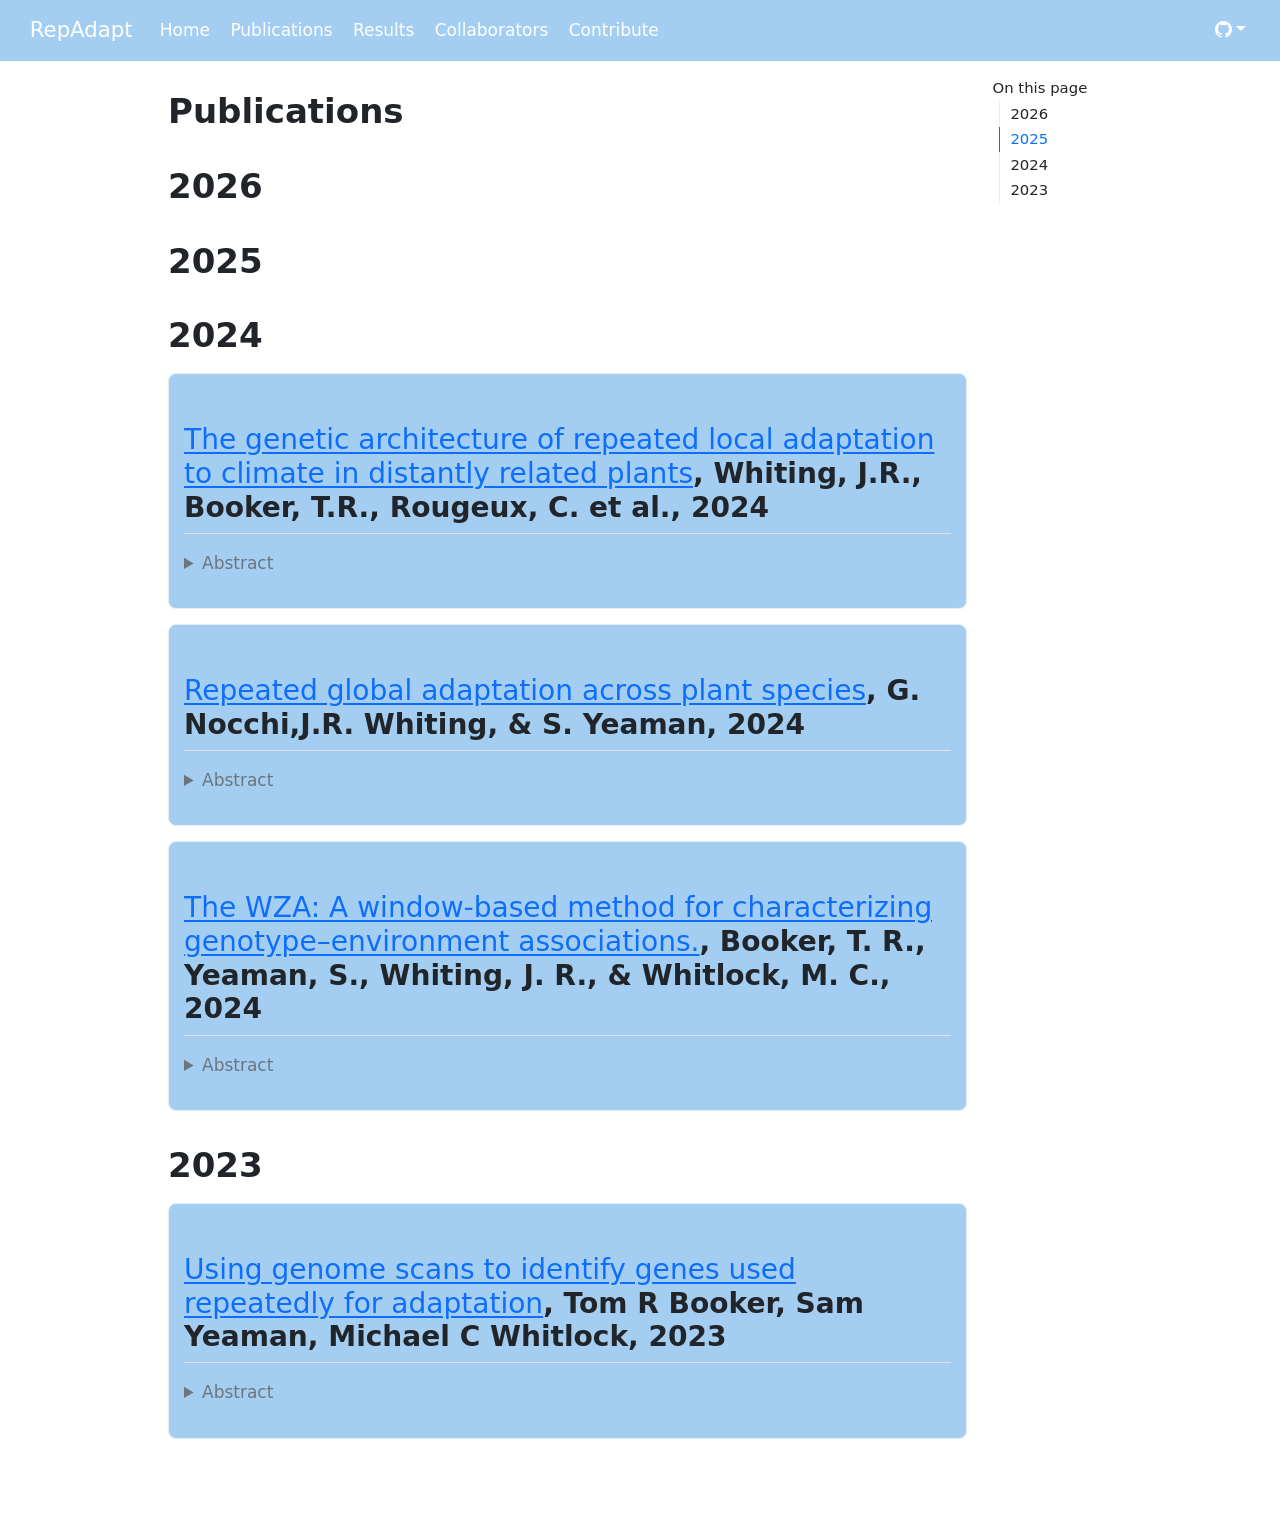
<file: research.html>
<!DOCTYPE html>
<html xmlns="http://www.w3.org/1999/xhtml" lang="en" xml:lang="en"><head>

<meta charset="utf-8">
<meta name="generator" content="quarto-1.9.38">

<meta name="viewport" content="width=device-width, initial-scale=1.0, user-scalable=yes">


<title>Publications – RepAdapt</title>
<style>
/* Default styles provided by pandoc.
** See https://pandoc.org/MANUAL.html#variables-for-html for config info.
*/
code{white-space: pre-wrap;}
span.smallcaps{font-variant: small-caps;}
div.columns{display: flex; gap: min(4vw, 1.5em);}
div.column{flex: auto; overflow-x: auto;}
div.hanging-indent{margin-left: 1.5em; text-indent: -1.5em;}
ul.task-list{list-style: none;}
ul.task-list li input[type="checkbox"] {
  width: 0.8em;
  margin: 0 0.8em 0.2em -1em; /* quarto-specific, see https://github.com/quarto-dev/quarto-cli/issues/4556 */ 
  vertical-align: middle;
}
</style>


<script src="site_libs/quarto-nav/quarto-nav.js"></script>
<script src="site_libs/quarto-nav/headroom.min.js"></script>
<script src="site_libs/clipboard/clipboard.min.js"></script>
<script src="site_libs/quarto-search/autocomplete.umd.js"></script>
<script src="site_libs/quarto-search/fuse.min.js"></script>
<script src="site_libs/quarto-search/quarto-search.js"></script>
<meta name="quarto:offset" content="./">
<script src="site_libs/quarto-html/quarto.js" type="module"></script>
<script src="site_libs/quarto-html/tabsets/tabsets.js" type="module"></script>
<script src="site_libs/quarto-html/popper.min.js"></script>
<script src="site_libs/quarto-html/tippy.umd.min.js"></script>
<script src="site_libs/quarto-html/anchor.min.js"></script>
<link href="site_libs/quarto-html/tippy.css" rel="stylesheet">
<link href="site_libs/quarto-html/quarto-syntax-highlighting-15634bcf2e68342d4ad2dfa704d543f6.css" rel="stylesheet" id="quarto-text-highlighting-styles">
<script src="site_libs/bootstrap/bootstrap.min.js"></script>
<link href="site_libs/bootstrap/bootstrap-icons.css" rel="stylesheet">
<link href="site_libs/bootstrap/bootstrap-45431c2918bd31147ddb3fa7038bb99f.min.css" rel="stylesheet" append-hash="true" id="quarto-bootstrap" data-mode="light">
<script id="quarto-search-options" type="application/json">{
  "location": "navbar",
  "copy-button": false,
  "collapse-after": 3,
  "panel-placement": "end",
  "type": "overlay",
  "limit": 50,
  "keyboard-shortcut": [
    "f",
    "/",
    "s"
  ],
  "show-item-context": false,
  "language": {
    "search-no-results-text": "No results",
    "search-matching-documents-text": "matching documents",
    "search-copy-link-title": "Copy link to search",
    "search-hide-matches-text": "Hide additional matches",
    "search-more-match-text": "more match in this document",
    "search-more-matches-text": "more matches in this document",
    "search-clear-button-title": "Clear",
    "search-text-placeholder": "",
    "search-detached-cancel-button-title": "Cancel",
    "search-submit-button-title": "Submit",
    "search-label": "Search"
  }
}</script>


<link rel="stylesheet" href="styles.css">
</head>

<body class="nav-fixed quarto-light">

<div id="quarto-search-results"></div>
  <header id="quarto-header" class="headroom fixed-top">
    <nav class="navbar navbar-expand-lg " data-bs-theme="dark">
      <div class="navbar-container container-fluid">
      <div class="navbar-brand-container mx-auto">
    <a class="navbar-brand" href="./index.html">
    <span class="navbar-title">RepAdapt</span>
    </a>
  </div>
          <button class="navbar-toggler" type="button" data-bs-toggle="collapse" data-bs-target="#navbarCollapse" aria-controls="navbarCollapse" role="menu" aria-expanded="false" aria-label="Toggle navigation" onclick="if (window.quartoToggleHeadroom) { window.quartoToggleHeadroom(); }">
  <span class="navbar-toggler-icon"></span>
</button>
          <div class="collapse navbar-collapse" id="navbarCollapse">
            <ul class="navbar-nav navbar-nav-scroll me-auto">
  <li class="nav-item">
    <a class="nav-link" href="./index.html"> 
<span class="menu-text">Home</span></a>
  </li>  
  <li class="nav-item">
    <a class="nav-link active" href="./research.html" aria-current="page"> 
<span class="menu-text">Publications</span></a>
  </li>  
  <li class="nav-item">
    <a class="nav-link" href="./results.html"> 
<span class="menu-text">Results</span></a>
  </li>  
  <li class="nav-item">
    <a class="nav-link" href="./about.html"> 
<span class="menu-text">Collaborators</span></a>
  </li>  
  <li class="nav-item">
    <a class="nav-link" href="./support.html"> 
<span class="menu-text">Contribute</span></a>
  </li>  
</ul>
          </div> <!-- /navcollapse -->
            <div class="quarto-navbar-tools">
    <div class="dropdown">
      <a href="" title="" id="quarto-navigation-tool-dropdown-0" class="quarto-navigation-tool dropdown-toggle px-1" data-bs-toggle="dropdown" aria-expanded="false" role="link" aria-label=""><i class="bi bi-github"></i></a>
      <ul class="dropdown-menu" aria-labelledby="quarto-navigation-tool-dropdown-0">
          <li>
            <a class="dropdown-item quarto-navbar-tools-item" href="https://github.com/GabrieleNocchi/nextflow_snp_calling_computecanada">
            RepAdapt Pipeline
            </a>
          </li>
          <li>
            <a class="dropdown-item quarto-navbar-tools-item" href="./bug.html">
            Report A Bug
            </a>
          </li>
      </ul>
    </div>
</div>
      </div> <!-- /container-fluid -->
    </nav>
</header>
<!-- content -->
<div id="quarto-content" class="quarto-container page-columns page-rows-contents page-layout-article page-navbar">
<!-- sidebar -->
<!-- margin-sidebar -->
    <div id="quarto-margin-sidebar" class="sidebar margin-sidebar">
        <nav id="TOC" role="doc-toc" class="toc-active">
    <h2 id="toc-title">On this page</h2>
   
  <ul>
  <li><a href="#section" id="toc-section" class="nav-link active" data-scroll-target="#section">2026</a></li>
  <li><a href="#section-1" id="toc-section-1" class="nav-link" data-scroll-target="#section-1">2025</a></li>
  <li><a href="#section-2" id="toc-section-2" class="nav-link" data-scroll-target="#section-2">2024</a>
  <ul class="collapse">
  <li><a href="#the-genetic-architecture-of-repeated-local-adaptation-to-climate-in-distantly-related-plants-whiting-j.r.-booker-t.r.-rougeux-c.-et-al.-2024" id="toc-the-genetic-architecture-of-repeated-local-adaptation-to-climate-in-distantly-related-plants-whiting-j.r.-booker-t.r.-rougeux-c.-et-al.-2024" class="nav-link" data-scroll-target="#the-genetic-architecture-of-repeated-local-adaptation-to-climate-in-distantly-related-plants-whiting-j.r.-booker-t.r.-rougeux-c.-et-al.-2024">The genetic architecture of repeated local adaptation to climate in distantly related plants, Whiting, J.R., Booker, T.R., Rougeux, C. et al., 2024</a></li>
  <li><a href="#repeated-global-adaptation-across-plant-species-g.-nocchij.r.-whiting-s.-yeaman-2024" id="toc-repeated-global-adaptation-across-plant-species-g.-nocchij.r.-whiting-s.-yeaman-2024" class="nav-link" data-scroll-target="#repeated-global-adaptation-across-plant-species-g.-nocchij.r.-whiting-s.-yeaman-2024">Repeated global adaptation across plant species, G. Nocchi,J.R. Whiting, &amp; S. Yeaman, 2024</a></li>
  <li><a href="#the-wza-a-window-based-method-for-characterizing-genotypeenvironment-associations.-booker-t.-r.-yeaman-s.-whiting-j.-r.-whitlock-m.-c.-2024" id="toc-the-wza-a-window-based-method-for-characterizing-genotypeenvironment-associations.-booker-t.-r.-yeaman-s.-whiting-j.-r.-whitlock-m.-c.-2024" class="nav-link" data-scroll-target="#the-wza-a-window-based-method-for-characterizing-genotypeenvironment-associations.-booker-t.-r.-yeaman-s.-whiting-j.-r.-whitlock-m.-c.-2024">The WZA: A window-based method for characterizing genotype–environment associations., Booker, T. R., Yeaman, S., Whiting, J. R., &amp; Whitlock, M. C., 2024</a></li>
  </ul></li>
  <li><a href="#section-3" id="toc-section-3" class="nav-link" data-scroll-target="#section-3">2023</a>
  <ul class="collapse">
  <li><a href="#using-genome-scans-to-identify-genes-used-repeatedly-for-adaptation-tom-r-booker-sam-yeaman-michael-c-whitlock-2023" id="toc-using-genome-scans-to-identify-genes-used-repeatedly-for-adaptation-tom-r-booker-sam-yeaman-michael-c-whitlock-2023" class="nav-link" data-scroll-target="#using-genome-scans-to-identify-genes-used-repeatedly-for-adaptation-tom-r-booker-sam-yeaman-michael-c-whitlock-2023">Using genome scans to identify genes used repeatedly for adaptation, Tom R Booker, Sam Yeaman, Michael C Whitlock, 2023</a></li>
  </ul></li>
  </ul>
</nav>
    </div>
<!-- main -->
<main class="content" id="quarto-document-content">

<header id="title-block-header" class="quarto-title-block default">
<div class="quarto-title">
<h1 class="title">Publications</h1>
</div>



<div class="quarto-title-meta">

    
  
    
  </div>
  


</header>


<section id="section" class="level1">
<h1>2026</h1>
</section>
<section id="section-1" class="level1">
<h1>2025</h1>
</section>
<section id="section-2" class="level1">
<h1>2024</h1>
<section id="the-genetic-architecture-of-repeated-local-adaptation-to-climate-in-distantly-related-plants-whiting-j.r.-booker-t.r.-rougeux-c.-et-al.-2024" class="level2 info-box">
<h2 class="anchored" data-anchor-id="the-genetic-architecture-of-repeated-local-adaptation-to-climate-in-distantly-related-plants-whiting-j.r.-booker-t.r.-rougeux-c.-et-al.-2024"><a href="https://www.nature.com/articles/s41559-024-02514-5">The genetic architecture of repeated local adaptation to climate in distantly related plants</a>, Whiting, J.R., Booker, T.R., Rougeux, C. et al., 2024</h2>
<details>
<summary>
Abstract
</summary>
<p>Closely related species often use the same genes to adapt to similar environments. However, we know little about why such genes possess increased adaptive potential and whether this is conserved across deeper evolutionary lineages. Adaptation to climate presents a natural laboratory to test these ideas, as even distantly related species must contend with similar stresses. Here, we re-analyse genomic data from thousands of individuals from 25 plant species as diverged as lodgepole pine and Arabidopsis (~300 Myr). We test for genetic repeatability based on within-species associations between allele frequencies in genes and variation in 21 climate variables. Our results demonstrate significant statistical evidence for genetic repeatability across deep time that is not expected under randomness, identifying a suite of 108 gene families (orthogroups) and gene functions that repeatedly drive local adaptation to climate. This set includes many orthogroups with well-known functions in abiotic stress response. Using gene co-expression networks to quantify pleiotropy, we find that orthogroups with stronger evidence for repeatability exhibit greater network centrality and broader expression across tissues (higher pleiotropy), contrary to the ‘cost of complexity’ theory. These gene families may be important in helping wild and crop species cope with future climate change, representing important candidates for future study.</p>
</details>
</section>
<section id="repeated-global-adaptation-across-plant-species-g.-nocchij.r.-whiting-s.-yeaman-2024" class="level2 info-box">
<h2 class="anchored" data-anchor-id="repeated-global-adaptation-across-plant-species-g.-nocchij.r.-whiting-s.-yeaman-2024"><a href="https://www.pnas.org/doi/10.1073/pnas.2406832121">Repeated global adaptation across plant species</a>, G. Nocchi,J.R. Whiting, &amp; S. Yeaman, 2024</h2>
<details>
<summary>
Abstract
</summary>
<p>Global adaptation occurs when all populations of a species undergo selection toward a common optimum. This can occur by a hard selective sweep with the emergence of a new globally advantageous allele that spreads throughout a species’ natural range until reaching fixation. This evolutionary process leaves a temporary trace in the region affected, which is detectable using population genomic methods. While selective sweeps have been identified in many species, there have been few comparative and systematic studies of the genes involved in global adaptation. Building upon recent findings showing repeated genetic basis of local adaptation across independent populations and species, we asked whether certain genes play a more significant role in driving global adaptation across plant species. To address this question, we scanned the genomes of 17 plant species to identify signals of repeated global selective sweeps. Despite the substantial evolutionary distance between the species analyzed, we identified several gene families with strong evidence of repeated positive selection. These gene families tend to be enriched for reduced pleiotropy, consistent with predictions from Fisher’s evolutionary model and the cost of complexity hypothesis. We also found that genes with repeated sweeps exhibit elevated levels of gene duplication. Our findings contrast with recent observations of increased pleiotropy in genes driving local adaptation, consistent with predictions based on the theory of migration-selection balance.</p>
</details>
</section>
<section id="the-wza-a-window-based-method-for-characterizing-genotypeenvironment-associations.-booker-t.-r.-yeaman-s.-whiting-j.-r.-whitlock-m.-c.-2024" class="level2 info-box">
<h2 class="anchored" data-anchor-id="the-wza-a-window-based-method-for-characterizing-genotypeenvironment-associations.-booker-t.-r.-yeaman-s.-whiting-j.-r.-whitlock-m.-c.-2024"><a href="https://onlinelibrary.wiley.com/doi/10.1111/1755-0998.13768">The WZA: A window-based method for characterizing genotype–environment associations.</a>, Booker, T. R., Yeaman, S., Whiting, J. R., &amp; Whitlock, M. C., 2024</h2>
<details>
<summary>
Abstract
</summary>
<p>Genotype–environment association (GEA) studies have the potential to identify the genetic basis of local adaptation in natural populations. Specifically, GEA approaches look for a correlation between allele frequencies and putatively selective features of the environment. Genetic markers with extreme evidence of correlation with the environment are presumed to be tagging the location of alleles that contribute to local adaptation. In this study, we propose a new method for GEA studies called the Weighted-Z Analysis (WZA) that combines information from closely linked sites into analysis windows in a way that was inspired by methods for calculating FST. Performing GEA methods in analysis windows has the advantage that it takes advantage of the increased linkage disequilibrium expected surrounding sites subject to local adaptation. We analyse simulations modelling local adaptation to heterogeneous environments to compare the WZA with existing methods. In the majority of cases we tested, the WZA either outperformed single-SNP (single nucleotide polymorphism)-based approaches or performed similarly. In particular, the WZA outperformed individual SNP approaches when a small number of individuals or demes were sampled. Particularly troubling, we found that some GEA methods exhibit very high false positive rates. We applied the WZA to previously published data from lodgepole pine and identified candidate loci that were identified in the original study alongside numerous loci that were not found in the original study.</p>
</details>
</section>
</section>
<section id="section-3" class="level1">
<h1>2023</h1>
<section id="using-genome-scans-to-identify-genes-used-repeatedly-for-adaptation-tom-r-booker-sam-yeaman-michael-c-whitlock-2023" class="level2 info-box">
<h2 class="anchored" data-anchor-id="using-genome-scans-to-identify-genes-used-repeatedly-for-adaptation-tom-r-booker-sam-yeaman-michael-c-whitlock-2023"><a href="https://academic.oup.com/evolut/article/77/3/801/6948156?login=true">Using genome scans to identify genes used repeatedly for adaptation</a>, Tom R Booker, Sam Yeaman, Michael C Whitlock, 2023</h2>
<details>
<summary>
Abstract
</summary>
<p>Adaptation occurring in similar genes or genomic regions in distinct lineages provides evolutionary biologists with a glimpse at the fundamental opportunities for and constraints to diversification. With the widespread availability of high-throughput sequencing technologies and the development of population genetic methods to identify the genetic basis of adaptation, studies have begun to compare the evidence for adaptation at the molecular level among distinct lineages. However, methods to study repeated adaptation are often oriented toward genome-wide testing to identify a set of genes with signatures of repeated use, rather than evaluating the significance at the level of an individual gene. In this study, we propose PicMin, a novel statistical method derived from the theory of order statistics that can test for repeated molecular evolution to estimate significance at the level of an individual gene, using the results of genome scans. This method is generalizable to any number of lineages and, indeed, statistical power to detect repeated adaptation increases with the number of lineages that have signals of repeated adaptation of a given gene in multiple lineages.</p>
</details>
</section>


</section>

</main> <!-- /main -->
<script id="quarto-html-after-body" type="application/javascript">
  window.document.addEventListener("DOMContentLoaded", function (event) {
    const icon = "";
    const anchorJS = new window.AnchorJS();
    anchorJS.options = {
      placement: 'right',
      icon: icon
    };
    anchorJS.add('.anchored');
    const isCodeAnnotation = (el) => {
      for (const clz of el.classList) {
        if (clz.startsWith('code-annotation-')) {                     
          return true;
        }
      }
      return false;
    }
    const onCopySuccess = function(e) {
      // button target
      const button = e.trigger;
      // don't keep focus
      button.blur();
      // flash "checked"
      button.classList.add('code-copy-button-checked');
      var currentTitle = button.getAttribute("title");
      button.setAttribute("title", "Copied!");
      let tooltip;
      if (window.bootstrap) {
        button.setAttribute("data-bs-toggle", "tooltip");
        button.setAttribute("data-bs-placement", "left");
        button.setAttribute("data-bs-title", "Copied!");
        tooltip = new bootstrap.Tooltip(button, 
          { trigger: "manual", 
            customClass: "code-copy-button-tooltip",
            offset: [0, -8]});
        tooltip.show();    
      }
      setTimeout(function() {
        if (tooltip) {
          tooltip.hide();
          button.removeAttribute("data-bs-title");
          button.removeAttribute("data-bs-toggle");
          button.removeAttribute("data-bs-placement");
        }
        button.setAttribute("title", currentTitle);
        button.classList.remove('code-copy-button-checked');
      }, 1000);
      // clear code selection
      e.clearSelection();
    }
    const getTextToCopy = function(trigger) {
      const outerScaffold = trigger.parentElement.cloneNode(true);
      const codeEl = outerScaffold.querySelector('code');
      for (const childEl of codeEl.children) {
        if (isCodeAnnotation(childEl)) {
          childEl.remove();
        }
      }
      return codeEl.innerText;
    }
    const clipboard = new window.ClipboardJS('.code-copy-button:not([data-in-quarto-modal])', {
      text: getTextToCopy
    });
    clipboard.on('success', onCopySuccess);
    if (window.document.getElementById('quarto-embedded-source-code-modal')) {
      const clipboardModal = new window.ClipboardJS('.code-copy-button[data-in-quarto-modal]', {
        text: getTextToCopy,
        container: window.document.getElementById('quarto-embedded-source-code-modal')
      });
      clipboardModal.on('success', onCopySuccess);
    }
      var localhostRegex = new RegExp(/^(?:http|https):\/\/localhost\:?[0-9]*\//);
      var mailtoRegex = new RegExp(/^mailto:/);
        var filterRegex = new RegExp("https:\/\/RepAdapt\.github\.io\/");
      var isInternal = (href) => {
          return filterRegex.test(href) || localhostRegex.test(href) || mailtoRegex.test(href);
      }
      // Inspect non-navigation links and adorn them if external
     var links = window.document.querySelectorAll('a[href]:not(.nav-link):not(.navbar-brand):not(.toc-action):not(.sidebar-link):not(.sidebar-item-toggle):not(.pagination-link):not(.no-external):not([aria-hidden]):not(.dropdown-item):not(.quarto-navigation-tool):not(.about-link)');
      for (var i=0; i<links.length; i++) {
        const link = links[i];
        if (!isInternal(link.href)) {
          // undo the damage that might have been done by quarto-nav.js in the case of
          // links that we want to consider external
          if (link.dataset.originalHref !== undefined) {
            link.href = link.dataset.originalHref;
          }
        }
      }
    function tippyHover(el, contentFn, onTriggerFn, onUntriggerFn) {
      const config = {
        allowHTML: true,
        maxWidth: 500,
        delay: 100,
        arrow: false,
        appendTo: function(el) {
            return el.parentElement;
        },
        interactive: true,
        interactiveBorder: 10,
        theme: 'quarto',
        placement: 'bottom-start',
      };
      if (contentFn) {
        config.content = contentFn;
      }
      if (onTriggerFn) {
        config.onTrigger = onTriggerFn;
      }
      if (onUntriggerFn) {
        config.onUntrigger = onUntriggerFn;
      }
      window.tippy(el, config); 
    }
    const noterefs = window.document.querySelectorAll('a[role="doc-noteref"]');
    for (var i=0; i<noterefs.length; i++) {
      const ref = noterefs[i];
      tippyHover(ref, function() {
        // use id or data attribute instead here
        let href = ref.getAttribute('data-footnote-href') || ref.getAttribute('href');
        try { href = new URL(href).hash; } catch {}
        const id = href.replace(/^#\/?/, "");
        const note = window.document.getElementById(id);
        if (note) {
          return note.innerHTML;
        } else {
          return "";
        }
      });
    }
    const xrefs = window.document.querySelectorAll('a.quarto-xref');
    const processXRef = (id, note) => {
      // Strip column container classes
      const stripColumnClz = (el) => {
        el.classList.remove("page-full", "page-columns");
        if (el.children) {
          for (const child of el.children) {
            stripColumnClz(child);
          }
        }
      }
      stripColumnClz(note)
      if (id === null || id.startsWith('sec-')) {
        // Special case sections, only their first couple elements
        const container = document.createElement("div");
        if (note.children && note.children.length > 2) {
          container.appendChild(note.children[0].cloneNode(true));
          for (let i = 1; i < note.children.length; i++) {
            const child = note.children[i];
            if (child.tagName === "P" && child.innerText === "") {
              continue;
            } else {
              container.appendChild(child.cloneNode(true));
              break;
            }
          }
          if (window.Quarto?.typesetMath) {
            window.Quarto.typesetMath(container);
          }
          return container.innerHTML
        } else {
          if (window.Quarto?.typesetMath) {
            window.Quarto.typesetMath(note);
          }
          return note.innerHTML;
        }
      } else {
        // Remove any anchor links if they are present
        const anchorLink = note.querySelector('a.anchorjs-link');
        if (anchorLink) {
          anchorLink.remove();
        }
        if (window.Quarto?.typesetMath) {
          window.Quarto.typesetMath(note);
        }
        if (note.classList.contains("callout")) {
          return note.outerHTML;
        } else {
          return note.innerHTML;
        }
      }
    }
    for (var i=0; i<xrefs.length; i++) {
      const xref = xrefs[i];
      tippyHover(xref, undefined, function(instance) {
        instance.disable();
        let url = xref.getAttribute('href');
        let hash = undefined; 
        if (url.startsWith('#')) {
          hash = url;
        } else {
          try { hash = new URL(url).hash; } catch {}
        }
        if (hash) {
          const id = hash.replace(/^#\/?/, "");
          const note = window.document.getElementById(id);
          if (note !== null) {
            try {
              const html = processXRef(id, note.cloneNode(true));
              instance.setContent(html);
            } finally {
              instance.enable();
              instance.show();
            }
          } else {
            // See if we can fetch this
            fetch(url.split('#')[0])
            .then(res => res.text())
            .then(html => {
              const parser = new DOMParser();
              const htmlDoc = parser.parseFromString(html, "text/html");
              const note = htmlDoc.getElementById(id);
              if (note !== null) {
                const html = processXRef(id, note);
                instance.setContent(html);
              } 
            }).finally(() => {
              instance.enable();
              instance.show();
            });
          }
        } else {
          // See if we can fetch a full url (with no hash to target)
          // This is a special case and we should probably do some content thinning / targeting
          fetch(url)
          .then(res => res.text())
          .then(html => {
            const parser = new DOMParser();
            const htmlDoc = parser.parseFromString(html, "text/html");
            const note = htmlDoc.querySelector('main.content');
            if (note !== null) {
              // This should only happen for chapter cross references
              // (since there is no id in the URL)
              // remove the first header
              if (note.children.length > 0 && note.children[0].tagName === "HEADER") {
                note.children[0].remove();
              }
              const html = processXRef(null, note);
              instance.setContent(html);
            } 
          }).finally(() => {
            instance.enable();
            instance.show();
          });
        }
      }, function(instance) {
      });
    }
        let selectedAnnoteEl;
        const selectorForAnnotation = ( cell, annotation) => {
          let cellAttr = 'data-code-cell="' + cell + '"';
          let lineAttr = 'data-code-annotation="' +  annotation + '"';
          const selector = 'span[' + cellAttr + '][' + lineAttr + ']';
          return selector;
        }
        const selectCodeLines = (annoteEl) => {
          const doc = window.document;
          const targetCell = annoteEl.getAttribute("data-target-cell");
          const targetAnnotation = annoteEl.getAttribute("data-target-annotation");
          const annoteSpan = window.document.querySelector(selectorForAnnotation(targetCell, targetAnnotation));
          const lines = annoteSpan.getAttribute("data-code-lines").split(",");
          const lineIds = lines.map((line) => {
            return targetCell + "-" + line;
          })
          let top = null;
          let height = null;
          let parent = null;
          if (lineIds.length > 0) {
              //compute the position of the single el (top and bottom and make a div)
              const el = window.document.getElementById(lineIds[0]);
              top = el.offsetTop;
              height = el.offsetHeight;
              parent = el.parentElement.parentElement;
            if (lineIds.length > 1) {
              const lastEl = window.document.getElementById(lineIds[lineIds.length - 1]);
              const bottom = lastEl.offsetTop + lastEl.offsetHeight;
              height = bottom - top;
            }
            if (top !== null && height !== null && parent !== null) {
              // cook up a div (if necessary) and position it 
              let div = window.document.getElementById("code-annotation-line-highlight");
              if (div === null) {
                div = window.document.createElement("div");
                div.setAttribute("id", "code-annotation-line-highlight");
                div.style.position = 'absolute';
                parent.appendChild(div);
              }
              div.style.top = top - 2 + "px";
              div.style.height = height + 4 + "px";
              div.style.left = 0;
              let gutterDiv = window.document.getElementById("code-annotation-line-highlight-gutter");
              if (gutterDiv === null) {
                gutterDiv = window.document.createElement("div");
                gutterDiv.setAttribute("id", "code-annotation-line-highlight-gutter");
                gutterDiv.style.position = 'absolute';
                const codeCell = window.document.getElementById(targetCell);
                const gutter = codeCell.querySelector('.code-annotation-gutter');
                gutter.appendChild(gutterDiv);
              }
              gutterDiv.style.top = top - 2 + "px";
              gutterDiv.style.height = height + 4 + "px";
            }
            selectedAnnoteEl = annoteEl;
          }
        };
        const unselectCodeLines = () => {
          const elementsIds = ["code-annotation-line-highlight", "code-annotation-line-highlight-gutter"];
          elementsIds.forEach((elId) => {
            const div = window.document.getElementById(elId);
            if (div) {
              div.remove();
            }
          });
          selectedAnnoteEl = undefined;
        };
          // Handle positioning of the toggle
      window.addEventListener(
        "resize",
        throttle(() => {
          elRect = undefined;
          if (selectedAnnoteEl) {
            selectCodeLines(selectedAnnoteEl);
          }
        }, 10)
      );
      function throttle(fn, ms) {
      let throttle = false;
      let timer;
        return (...args) => {
          if(!throttle) { // first call gets through
              fn.apply(this, args);
              throttle = true;
          } else { // all the others get throttled
              if(timer) clearTimeout(timer); // cancel #2
              timer = setTimeout(() => {
                fn.apply(this, args);
                timer = throttle = false;
              }, ms);
          }
        };
      }
        // Attach click handler to the DT
        const annoteDls = window.document.querySelectorAll('dt[data-target-cell]');
        for (const annoteDlNode of annoteDls) {
          annoteDlNode.addEventListener('click', (event) => {
            const clickedEl = event.target;
            if (clickedEl !== selectedAnnoteEl) {
              unselectCodeLines();
              const activeEl = window.document.querySelector('dt[data-target-cell].code-annotation-active');
              if (activeEl) {
                activeEl.classList.remove('code-annotation-active');
              }
              selectCodeLines(clickedEl);
              clickedEl.classList.add('code-annotation-active');
            } else {
              // Unselect the line
              unselectCodeLines();
              clickedEl.classList.remove('code-annotation-active');
            }
          });
        }
    const findCites = (el) => {
      const parentEl = el.parentElement;
      if (parentEl) {
        const cites = parentEl.dataset.cites;
        if (cites) {
          return {
            el,
            cites: cites.split(' ')
          };
        } else {
          return findCites(el.parentElement)
        }
      } else {
        return undefined;
      }
    };
    var bibliorefs = window.document.querySelectorAll('a[role="doc-biblioref"]');
    for (var i=0; i<bibliorefs.length; i++) {
      const ref = bibliorefs[i];
      const citeInfo = findCites(ref);
      if (citeInfo) {
        tippyHover(citeInfo.el, function() {
          var popup = window.document.createElement('div');
          citeInfo.cites.forEach(function(cite) {
            var citeDiv = window.document.createElement('div');
            citeDiv.classList.add('hanging-indent');
            citeDiv.classList.add('csl-entry');
            var biblioDiv = window.document.getElementById('ref-' + cite);
            if (biblioDiv) {
              citeDiv.innerHTML = biblioDiv.innerHTML;
            }
            popup.appendChild(citeDiv);
          });
          return popup.innerHTML;
        });
      }
    }
  });
  </script>
</div> <!-- /content -->




</body></html>
</file>
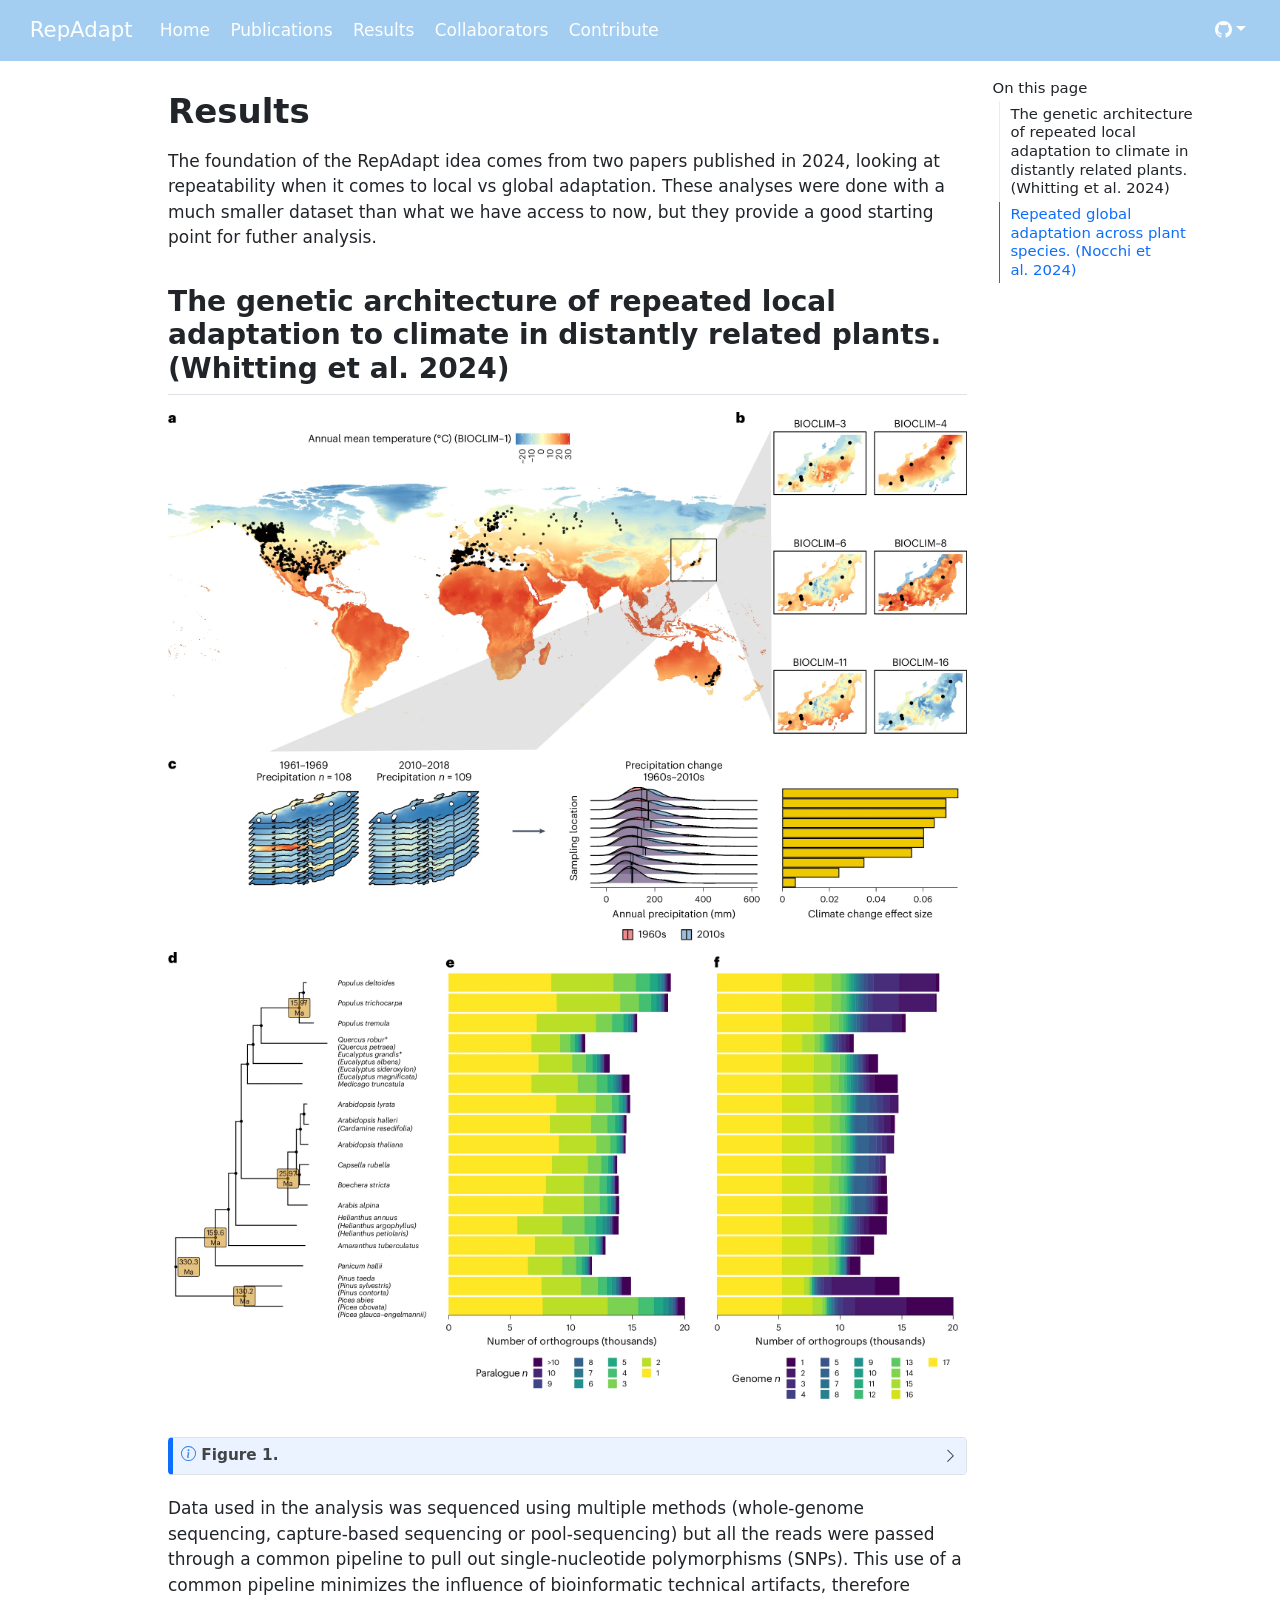
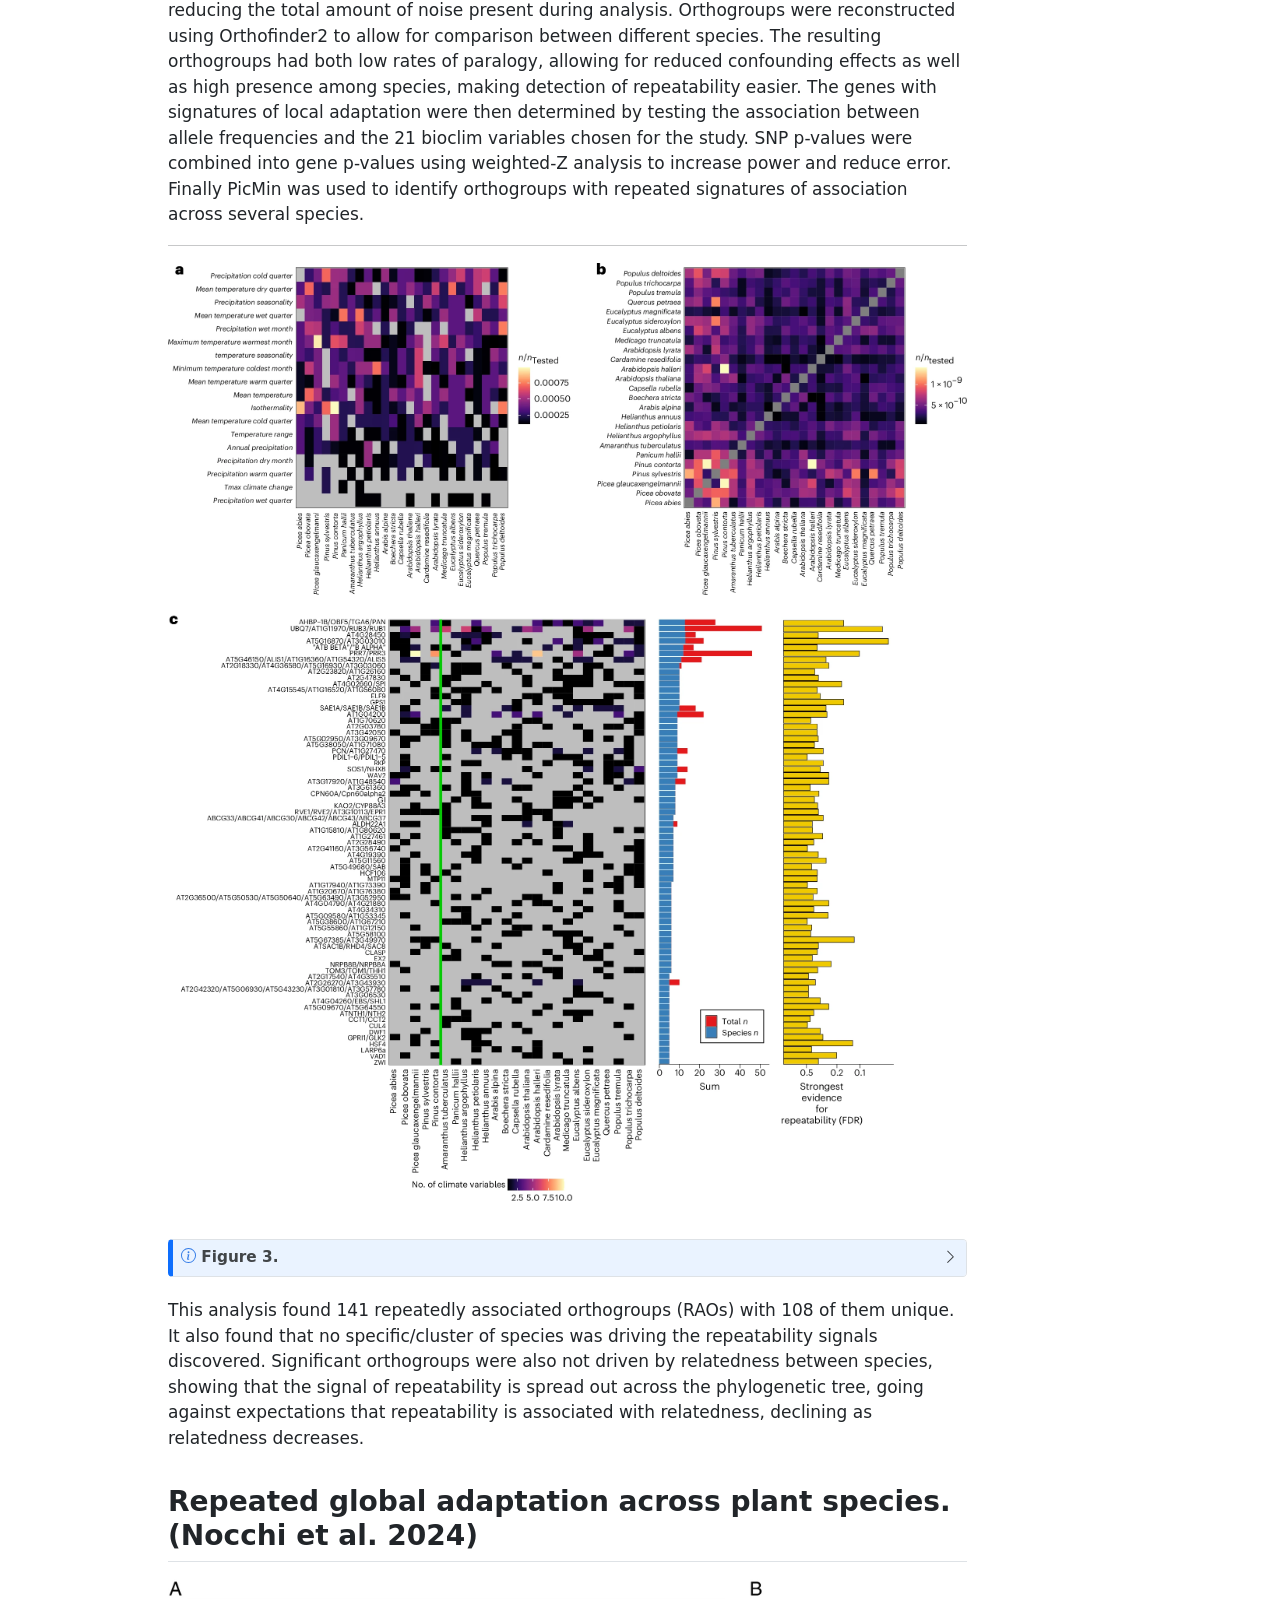
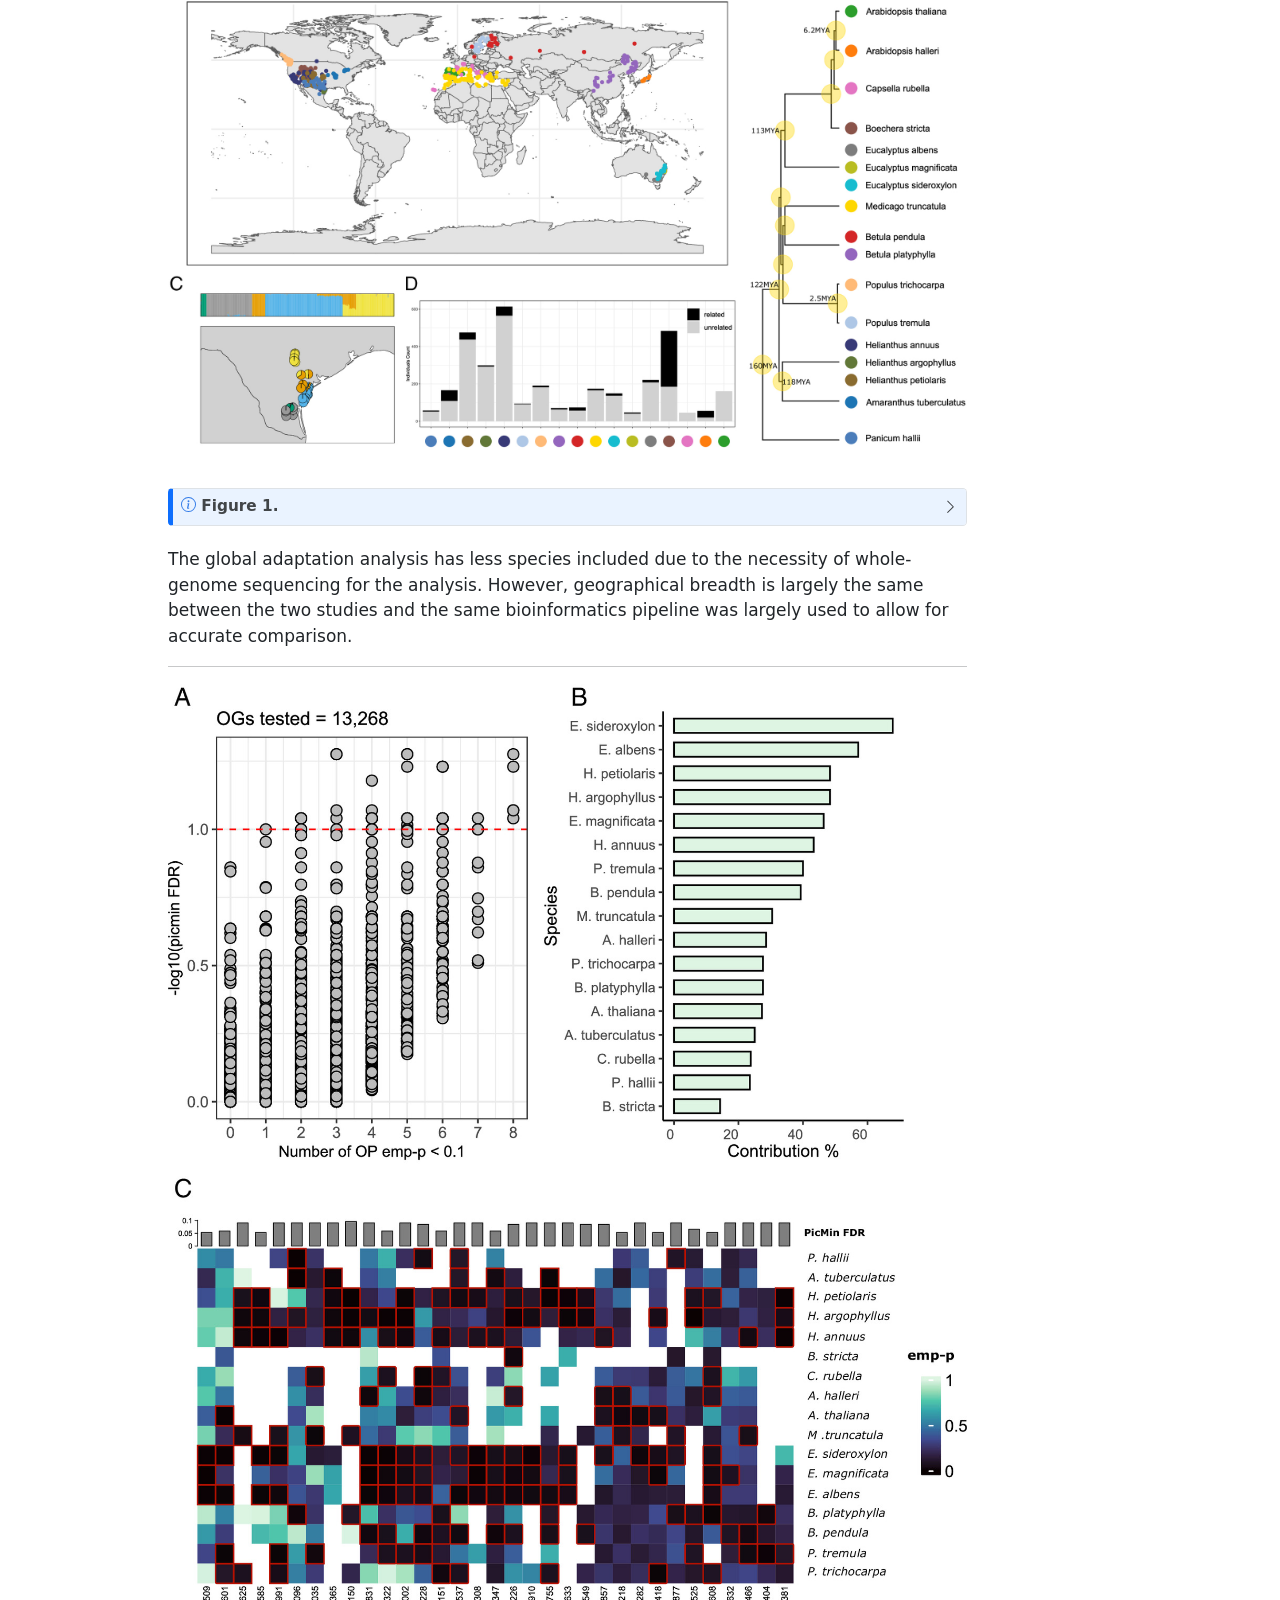
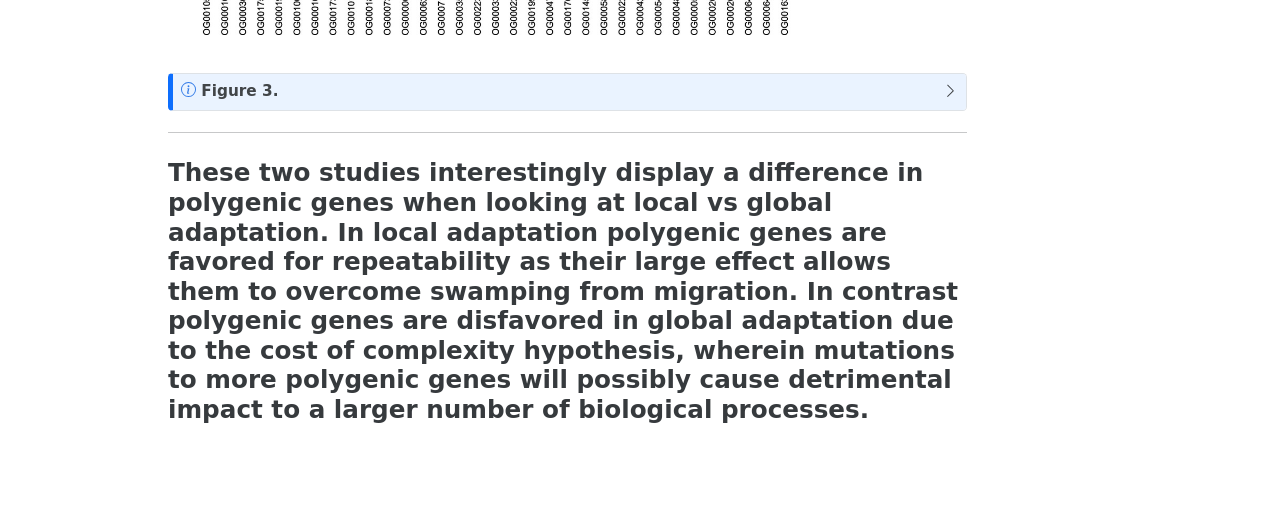
<file: results.html>
<!DOCTYPE html>
<html xmlns="http://www.w3.org/1999/xhtml" lang="en" xml:lang="en"><head>

<meta charset="utf-8">
<meta name="generator" content="quarto-1.9.38">

<meta name="viewport" content="width=device-width, initial-scale=1.0, user-scalable=yes">


<title>Results – RepAdapt</title>
<style>
/* Default styles provided by pandoc.
** See https://pandoc.org/MANUAL.html#variables-for-html for config info.
*/
code{white-space: pre-wrap;}
span.smallcaps{font-variant: small-caps;}
div.columns{display: flex; gap: min(4vw, 1.5em);}
div.column{flex: auto; overflow-x: auto;}
div.hanging-indent{margin-left: 1.5em; text-indent: -1.5em;}
ul.task-list{list-style: none;}
ul.task-list li input[type="checkbox"] {
  width: 0.8em;
  margin: 0 0.8em 0.2em -1em; /* quarto-specific, see https://github.com/quarto-dev/quarto-cli/issues/4556 */ 
  vertical-align: middle;
}
</style>


<script src="site_libs/quarto-nav/quarto-nav.js"></script>
<script src="site_libs/quarto-nav/headroom.min.js"></script>
<script src="site_libs/clipboard/clipboard.min.js"></script>
<script src="site_libs/quarto-search/autocomplete.umd.js"></script>
<script src="site_libs/quarto-search/fuse.min.js"></script>
<script src="site_libs/quarto-search/quarto-search.js"></script>
<meta name="quarto:offset" content="./">
<script src="site_libs/quarto-html/quarto.js" type="module"></script>
<script src="site_libs/quarto-html/tabsets/tabsets.js" type="module"></script>
<script src="site_libs/quarto-html/popper.min.js"></script>
<script src="site_libs/quarto-html/tippy.umd.min.js"></script>
<script src="site_libs/quarto-html/anchor.min.js"></script>
<link href="site_libs/quarto-html/tippy.css" rel="stylesheet">
<link href="site_libs/quarto-html/quarto-syntax-highlighting-15634bcf2e68342d4ad2dfa704d543f6.css" rel="stylesheet" id="quarto-text-highlighting-styles">
<script src="site_libs/bootstrap/bootstrap.min.js"></script>
<link href="site_libs/bootstrap/bootstrap-icons.css" rel="stylesheet">
<link href="site_libs/bootstrap/bootstrap-45431c2918bd31147ddb3fa7038bb99f.min.css" rel="stylesheet" append-hash="true" id="quarto-bootstrap" data-mode="light">
<script id="quarto-search-options" type="application/json">{
  "location": "navbar",
  "copy-button": false,
  "collapse-after": 3,
  "panel-placement": "end",
  "type": "overlay",
  "limit": 50,
  "keyboard-shortcut": [
    "f",
    "/",
    "s"
  ],
  "show-item-context": false,
  "language": {
    "search-no-results-text": "No results",
    "search-matching-documents-text": "matching documents",
    "search-copy-link-title": "Copy link to search",
    "search-hide-matches-text": "Hide additional matches",
    "search-more-match-text": "more match in this document",
    "search-more-matches-text": "more matches in this document",
    "search-clear-button-title": "Clear",
    "search-text-placeholder": "",
    "search-detached-cancel-button-title": "Cancel",
    "search-submit-button-title": "Submit",
    "search-label": "Search"
  }
}</script>


<link rel="stylesheet" href="styles.css">
</head>

<body class="nav-fixed quarto-light">

<div id="quarto-search-results"></div>
  <header id="quarto-header" class="headroom fixed-top">
    <nav class="navbar navbar-expand-lg " data-bs-theme="dark">
      <div class="navbar-container container-fluid">
      <div class="navbar-brand-container mx-auto">
    <a class="navbar-brand" href="./index.html">
    <span class="navbar-title">RepAdapt</span>
    </a>
  </div>
          <button class="navbar-toggler" type="button" data-bs-toggle="collapse" data-bs-target="#navbarCollapse" aria-controls="navbarCollapse" role="menu" aria-expanded="false" aria-label="Toggle navigation" onclick="if (window.quartoToggleHeadroom) { window.quartoToggleHeadroom(); }">
  <span class="navbar-toggler-icon"></span>
</button>
          <div class="collapse navbar-collapse" id="navbarCollapse">
            <ul class="navbar-nav navbar-nav-scroll me-auto">
  <li class="nav-item">
    <a class="nav-link" href="./index.html"> 
<span class="menu-text">Home</span></a>
  </li>  
  <li class="nav-item">
    <a class="nav-link" href="./research.html"> 
<span class="menu-text">Publications</span></a>
  </li>  
  <li class="nav-item">
    <a class="nav-link active" href="./results.html" aria-current="page"> 
<span class="menu-text">Results</span></a>
  </li>  
  <li class="nav-item">
    <a class="nav-link" href="./about.html"> 
<span class="menu-text">Collaborators</span></a>
  </li>  
  <li class="nav-item">
    <a class="nav-link" href="./support.html"> 
<span class="menu-text">Contribute</span></a>
  </li>  
</ul>
          </div> <!-- /navcollapse -->
            <div class="quarto-navbar-tools">
    <div class="dropdown">
      <a href="" title="" id="quarto-navigation-tool-dropdown-0" class="quarto-navigation-tool dropdown-toggle px-1" data-bs-toggle="dropdown" aria-expanded="false" role="link" aria-label=""><i class="bi bi-github"></i></a>
      <ul class="dropdown-menu" aria-labelledby="quarto-navigation-tool-dropdown-0">
          <li>
            <a class="dropdown-item quarto-navbar-tools-item" href="https://github.com/GabrieleNocchi/nextflow_snp_calling_computecanada">
            RepAdapt Pipeline
            </a>
          </li>
          <li>
            <a class="dropdown-item quarto-navbar-tools-item" href="./bug.html">
            Report A Bug
            </a>
          </li>
      </ul>
    </div>
</div>
      </div> <!-- /container-fluid -->
    </nav>
</header>
<!-- content -->
<div id="quarto-content" class="quarto-container page-columns page-rows-contents page-layout-article page-navbar">
<!-- sidebar -->
<!-- margin-sidebar -->
    <div id="quarto-margin-sidebar" class="sidebar margin-sidebar">
        <nav id="TOC" role="doc-toc" class="toc-active">
    <h2 id="toc-title">On this page</h2>
   
  <ul>
  <li><a href="#the-genetic-architecture-of-repeated-local-adaptation-to-climate-in-distantly-related-plants.-whitting-et-al.-2024" id="toc-the-genetic-architecture-of-repeated-local-adaptation-to-climate-in-distantly-related-plants.-whitting-et-al.-2024" class="nav-link active" data-scroll-target="#the-genetic-architecture-of-repeated-local-adaptation-to-climate-in-distantly-related-plants.-whitting-et-al.-2024">The genetic architecture of repeated local adaptation to climate in distantly related plants. (Whitting et al.&nbsp;2024)</a></li>
  <li><a href="#repeated-global-adaptation-across-plant-species.-nocchi-et-al.-2024" id="toc-repeated-global-adaptation-across-plant-species.-nocchi-et-al.-2024" class="nav-link" data-scroll-target="#repeated-global-adaptation-across-plant-species.-nocchi-et-al.-2024">Repeated global adaptation across plant species. (Nocchi et al.&nbsp;2024)</a></li>
  </ul>
</nav>
    </div>
<!-- main -->
<main class="content" id="quarto-document-content">

<header id="title-block-header" class="quarto-title-block default">
<div class="quarto-title">
<h1 class="title">Results</h1>
</div>



<div class="quarto-title-meta">

    
  
    
  </div>
  


</header>


<p>The foundation of the RepAdapt idea comes from two papers published in 2024, looking at repeatability when it comes to local vs global adaptation. These analyses were done with a much smaller dataset than what we have access to now, but they provide a good starting point for futher analysis.</p>
<section id="the-genetic-architecture-of-repeated-local-adaptation-to-climate-in-distantly-related-plants.-whitting-et-al.-2024" class="level2">
<h2 class="anchored" data-anchor-id="the-genetic-architecture-of-repeated-local-adaptation-to-climate-in-distantly-related-plants.-whitting-et-al.-2024">The genetic architecture of repeated local adaptation to climate in distantly related plants. (Whitting et al.&nbsp;2024)</h2>
<div class="quarto-figure quarto-figure-center">
<figure class="figure">
<p><img src="41559_2024_2514_Fig1_HTML.webp" class="img-fluid quarto-figure quarto-figure-center figure-img"></p>
</figure>
</div>
<div class="callout callout-style-default callout-note callout-titled">
<div class="callout-header d-flex align-content-center collapsed" data-bs-toggle="collapse" data-bs-target=".callout-1-contents" aria-controls="callout-1" aria-expanded="false" aria-label="Toggle callout">
<div class="callout-icon-container">
<i class="callout-icon"></i>
</div>
<div class="callout-title-container flex-fill">
<span class="screen-reader-only">Note</span>Figure 1.
</div>
<div class="callout-btn-toggle d-inline-block border-0 py-1 ps-1 pe-0 float-end"><i class="callout-toggle"></i></div>
</div>
<div id="callout-1" class="callout-1-contents callout-collapse collapse">
<div class="callout-body-container callout-body">
<p>a, Sampling locations from all 29 datasets (25 species) and global annual mean temperature. b, An example of six bioclim variables across a single dataset with ten sampling locations from ref. 65. c, An example for the same dataset showing how climate change variables were calculated, taking monthly climate data from the 1960s and 2010s and calculating the effect size of the difference between decades. d, The species tree derived from the OrthoFinder2 analysis for the 17 reference genomes used in this study; species where a reference genome assembly was used to map related species but that species was not included in analyses, are marked with asterisks. The reference genome assembly at each tip came from the species not listed in brackets and species listed in brackets below had their data mapped onto that reference genome. The age of high-confidence nodes is shown with values pulled from TimeTree (Extended Data Fig. 1). Species analysed here are placed according to the reference genome used and the reference’s position in the tree. e,f, The per genome distribution of the number of paralogues per orthogroup (e) and number of representative genomes per orthogroup (f) are depicted as stacked bars, with bar fill scaling from light-to-dark according to most- to least-statistically tractable value. Bars are ordered vertically in line with the tree in d.&nbsp;Ma, million years ago.</p>
</div>
</div>
</div>
<p>Data used in the analysis was sequenced using multiple methods (whole-genome sequencing, capture-based sequencing or pool-sequencing) but all the reads were passed through a common pipeline to pull out single-nucleotide polymorphisms (SNPs). This use of a common pipeline minimizes the influence of bioinformatic technical artifacts, therefore reducing the total amount of noise present during analysis. Orthogroups were reconstructed using Orthofinder2 to allow for comparison between different species. The resulting orthogroups had both low rates of paralogy, allowing for reduced confounding effects as well as high presence among species, making detection of repeatability easier. The genes with signatures of local adaptation were then determined by testing the association between allele frequencies and the 21 bioclim variables chosen for the study. SNP p-values were combined into gene p-values using weighted-Z analysis to increase power and reduce error. Finally PicMin was used to identify orthogroups with repeated signatures of association across several species.</p>
<hr>
<div class="quarto-figure quarto-figure-center">
<figure class="figure">
<p><img src="41559_2024_2514_Fig3_HTML.webp" class="img-fluid quarto-figure quarto-figure-center figure-img"></p>
</figure>
</div>
<div class="callout callout-style-default callout-note callout-titled">
<div class="callout-header d-flex align-content-center collapsed" data-bs-toggle="collapse" data-bs-target=".callout-2-contents" aria-controls="callout-2" aria-expanded="false" aria-label="Toggle callout">
<div class="callout-icon-container">
<i class="callout-icon"></i>
</div>
<div class="callout-title-container flex-fill">
<span class="screen-reader-only">Note</span>Figure 3.
</div>
<div class="callout-btn-toggle d-inline-block border-0 py-1 ps-1 pe-0 float-end"><i class="callout-toggle"></i></div>
</div>
<div id="callout-2" class="callout-2-contents callout-collapse collapse">
<div class="callout-body-container callout-body">
<p>a,b, Heatmaps show the contribution of individual species to orthogroup repeatability at FDR &lt; 0.5 for different climate variables (a) and among pairs of species (b), with species ordered phylogenetically. In each case, the fill of each cell represents the proportion of orthogroups where a given species contributes towards the signature of repeatability based on its minimum GEA P value. c, Heatmap showing the number of times a species contributes towards repeatability for a given RAO (FDR &lt; 0.5). In c, cell fill denotes the number of climate variables where a species contributes a low P value to a given RAO, with grey being 0. The vertical green line separates gymnosperms and angiosperms. Row-wise summations are shown as bars, where the blue bar shows the number of species associated with a given orthogroup (species n) and the red bar shows the total number of species and climate variables (total n). RAOs associated with a single climate variable only have a blue bar and those with stacked red bars are RAOs associated with multiple climate variables. The strongest statistical support for repeatability is also shown per orthogroup as −log10-transformed FDR. Only 73 RAOs with at least five contributing species are shown.</p>
</div>
</div>
</div>
<p>This analysis found 141 repeatedly associated orthogroups (RAOs) with 108 of them unique. It also found that no specific/cluster of species was driving the repeatability signals discovered. Significant orthogroups were also not driven by relatedness between species, showing that the signal of repeatability is spread out across the phylogenetic tree, going against expectations that repeatability is associated with relatedness, declining as relatedness decreases.</p>
</section>
<section id="repeated-global-adaptation-across-plant-species.-nocchi-et-al.-2024" class="level2">
<h2 class="anchored" data-anchor-id="repeated-global-adaptation-across-plant-species.-nocchi-et-al.-2024">Repeated global adaptation across plant species. (Nocchi et al.&nbsp;2024)</h2>
<div class="quarto-figure quarto-figure-center">
<figure class="figure">
<p><img src="pnas.2406832121fig01.jpg" class="img-fluid quarto-figure quarto-figure-center figure-img"></p>
</figure>
</div>
<div class="callout callout-style-default callout-note callout-titled">
<div class="callout-header d-flex align-content-center collapsed" data-bs-toggle="collapse" data-bs-target=".callout-3-contents" aria-controls="callout-3" aria-expanded="false" aria-label="Toggle callout">
<div class="callout-icon-container">
<i class="callout-icon"></i>
</div>
<div class="callout-title-container flex-fill">
<span class="screen-reader-only">Note</span>Figure 1.
</div>
<div class="callout-btn-toggle d-inline-block border-0 py-1 ps-1 pe-0 float-end"><i class="callout-toggle"></i></div>
</div>
<div id="callout-3" class="callout-3-contents callout-collapse collapse">
<div class="callout-body-container callout-body">
<p>Geographical distribution and relatedness within and among the study species. (A) Sampling locations of the 17 datasets included in the study. (B)Time-calibrated phylogenetic tree (retrieved from https://timetree.org/) of the 17 datasets, based on 12 reference species. (C) fastSTRUCTURE ancestry pie plot(K = 5) of the Helianthus argophyllus dataset in Texas (USA), showing substantial substructuring. (D) Relatedness filtering summary bar plot by dataset. Datasets labeled by corresponding color from B.</p>
</div>
</div>
</div>
<p>The global adaptation analysis has less species included due to the necessity of whole-genome sequencing for the analysis. However, geographical breadth is largely the same between the two studies and the same bioinformatics pipeline was largely used to allow for accurate comparison.</p>
<hr>
<div class="quarto-figure quarto-figure-center">
<figure class="figure">
<p><img src="pnas.2406832121fig03.jpg" class="img-fluid quarto-figure quarto-figure-center figure-img"></p>
</figure>
</div>
<div class="callout callout-style-default callout-note callout-titled">
<div class="callout-header d-flex align-content-center collapsed" data-bs-toggle="collapse" data-bs-target=".callout-4-contents" aria-controls="callout-4" aria-expanded="false" aria-label="Toggle callout">
<div class="callout-icon-container">
<i class="callout-icon"></i>
</div>
<div class="callout-title-container flex-fill">
<span class="screen-reader-only">Note</span>Figure 3.
</div>
<div class="callout-btn-toggle d-inline-block border-0 py-1 ps-1 pe-0 float-end"><i class="callout-toggle"></i></div>
</div>
<div id="callout-4" class="callout-4-contents callout-collapse collapse">
<div class="callout-body-container callout-body">
<p>Evidence for repeated selectivesweeps across multiple species. (A)Distribution of PicMin FDR (−log10PicMin FDR on the Y axis) for the13,268 tested orthogroups, orderedby number of putative driving geneson the X axis (number of OmegaPlusemp-P &lt; 0.1). Points above the redline have FDR &lt; 0.1. (B) Speciescontribution to PicMin top candidates(FDR &lt; 0.1), calculated for each speciesas: [number of empirical P-values &lt; 0.1in the PicMin FDR &lt; 0.1 orthogroups]/[total number of orthogroups withPicMin FDR &lt; 0.1 tested]. (C) Heatmapof OmegaPlus empirical P-values for the33 candidate orthogroups (PicMin FDR&lt; 0.1); driving genes cells (emp-P &lt; 0.1 –black cells) are outlined in red, speciesare ordered by phylogenetic distancealong the Y axis. A white cell indicatesthat an orthogroup was not tested ina species.</p>
</div>
</div>
</div>
<hr>
<section id="these-two-studies-interestingly-display-a-difference-in-polygenic-genes-when-looking-at-local-vs-global-adaptation.-in-local-adaptation-polygenic-genes-are-favored-for-repeatability-as-their-large-effect-allows-them-to-overcome-swamping-from-migration.[base64]." class="level3 unlisted unnumbered">
<h3 class="unlisted unnumbered anchored" data-anchor-id="these-two-studies-interestingly-display-a-difference-in-polygenic-genes-when-looking-at-local-vs-global-adaptation.-in-local-adaptation-polygenic-genes-are-favored-for-repeatability-as-their-large-effect-allows-them-to-overcome-swamping-from-migration.[base64].">These two studies interestingly display a difference in polygenic genes when looking at local vs global adaptation. In local adaptation polygenic genes are favored for repeatability as their large effect allows them to overcome swamping from migration. In contrast polygenic genes are disfavored in global adaptation due to the cost of complexity hypothesis, wherein mutations to more polygenic genes will possibly cause detrimental impact to a larger number of biological processes.</h3>


</section>
</section>

</main> <!-- /main -->
<script id="quarto-html-after-body" type="application/javascript">
  window.document.addEventListener("DOMContentLoaded", function (event) {
    const icon = "";
    const anchorJS = new window.AnchorJS();
    anchorJS.options = {
      placement: 'right',
      icon: icon
    };
    anchorJS.add('.anchored');
    const isCodeAnnotation = (el) => {
      for (const clz of el.classList) {
        if (clz.startsWith('code-annotation-')) {                     
          return true;
        }
      }
      return false;
    }
    const onCopySuccess = function(e) {
      // button target
      const button = e.trigger;
      // don't keep focus
      button.blur();
      // flash "checked"
      button.classList.add('code-copy-button-checked');
      var currentTitle = button.getAttribute("title");
      button.setAttribute("title", "Copied!");
      let tooltip;
      if (window.bootstrap) {
        button.setAttribute("data-bs-toggle", "tooltip");
        button.setAttribute("data-bs-placement", "left");
        button.setAttribute("data-bs-title", "Copied!");
        tooltip = new bootstrap.Tooltip(button, 
          { trigger: "manual", 
            customClass: "code-copy-button-tooltip",
            offset: [0, -8]});
        tooltip.show();    
      }
      setTimeout(function() {
        if (tooltip) {
          tooltip.hide();
          button.removeAttribute("data-bs-title");
          button.removeAttribute("data-bs-toggle");
          button.removeAttribute("data-bs-placement");
        }
        button.setAttribute("title", currentTitle);
        button.classList.remove('code-copy-button-checked');
      }, 1000);
      // clear code selection
      e.clearSelection();
    }
    const getTextToCopy = function(trigger) {
      const outerScaffold = trigger.parentElement.cloneNode(true);
      const codeEl = outerScaffold.querySelector('code');
      for (const childEl of codeEl.children) {
        if (isCodeAnnotation(childEl)) {
          childEl.remove();
        }
      }
      return codeEl.innerText;
    }
    const clipboard = new window.ClipboardJS('.code-copy-button:not([data-in-quarto-modal])', {
      text: getTextToCopy
    });
    clipboard.on('success', onCopySuccess);
    if (window.document.getElementById('quarto-embedded-source-code-modal')) {
      const clipboardModal = new window.ClipboardJS('.code-copy-button[data-in-quarto-modal]', {
        text: getTextToCopy,
        container: window.document.getElementById('quarto-embedded-source-code-modal')
      });
      clipboardModal.on('success', onCopySuccess);
    }
      var localhostRegex = new RegExp(/^(?:http|https):\/\/localhost\:?[0-9]*\//);
      var mailtoRegex = new RegExp(/^mailto:/);
        var filterRegex = new RegExp("https:\/\/RepAdapt\.github\.io\/");
      var isInternal = (href) => {
          return filterRegex.test(href) || localhostRegex.test(href) || mailtoRegex.test(href);
      }
      // Inspect non-navigation links and adorn them if external
     var links = window.document.querySelectorAll('a[href]:not(.nav-link):not(.navbar-brand):not(.toc-action):not(.sidebar-link):not(.sidebar-item-toggle):not(.pagination-link):not(.no-external):not([aria-hidden]):not(.dropdown-item):not(.quarto-navigation-tool):not(.about-link)');
      for (var i=0; i<links.length; i++) {
        const link = links[i];
        if (!isInternal(link.href)) {
          // undo the damage that might have been done by quarto-nav.js in the case of
          // links that we want to consider external
          if (link.dataset.originalHref !== undefined) {
            link.href = link.dataset.originalHref;
          }
        }
      }
    function tippyHover(el, contentFn, onTriggerFn, onUntriggerFn) {
      const config = {
        allowHTML: true,
        maxWidth: 500,
        delay: 100,
        arrow: false,
        appendTo: function(el) {
            return el.parentElement;
        },
        interactive: true,
        interactiveBorder: 10,
        theme: 'quarto',
        placement: 'bottom-start',
      };
      if (contentFn) {
        config.content = contentFn;
      }
      if (onTriggerFn) {
        config.onTrigger = onTriggerFn;
      }
      if (onUntriggerFn) {
        config.onUntrigger = onUntriggerFn;
      }
      window.tippy(el, config); 
    }
    const noterefs = window.document.querySelectorAll('a[role="doc-noteref"]');
    for (var i=0; i<noterefs.length; i++) {
      const ref = noterefs[i];
      tippyHover(ref, function() {
        // use id or data attribute instead here
        let href = ref.getAttribute('data-footnote-href') || ref.getAttribute('href');
        try { href = new URL(href).hash; } catch {}
        const id = href.replace(/^#\/?/, "");
        const note = window.document.getElementById(id);
        if (note) {
          return note.innerHTML;
        } else {
          return "";
        }
      });
    }
    const xrefs = window.document.querySelectorAll('a.quarto-xref');
    const processXRef = (id, note) => {
      // Strip column container classes
      const stripColumnClz = (el) => {
        el.classList.remove("page-full", "page-columns");
        if (el.children) {
          for (const child of el.children) {
            stripColumnClz(child);
          }
        }
      }
      stripColumnClz(note)
      if (id === null || id.startsWith('sec-')) {
        // Special case sections, only their first couple elements
        const container = document.createElement("div");
        if (note.children && note.children.length > 2) {
          container.appendChild(note.children[0].cloneNode(true));
          for (let i = 1; i < note.children.length; i++) {
            const child = note.children[i];
            if (child.tagName === "P" && child.innerText === "") {
              continue;
            } else {
              container.appendChild(child.cloneNode(true));
              break;
            }
          }
          if (window.Quarto?.typesetMath) {
            window.Quarto.typesetMath(container);
          }
          return container.innerHTML
        } else {
          if (window.Quarto?.typesetMath) {
            window.Quarto.typesetMath(note);
          }
          return note.innerHTML;
        }
      } else {
        // Remove any anchor links if they are present
        const anchorLink = note.querySelector('a.anchorjs-link');
        if (anchorLink) {
          anchorLink.remove();
        }
        if (window.Quarto?.typesetMath) {
          window.Quarto.typesetMath(note);
        }
        if (note.classList.contains("callout")) {
          return note.outerHTML;
        } else {
          return note.innerHTML;
        }
      }
    }
    for (var i=0; i<xrefs.length; i++) {
      const xref = xrefs[i];
      tippyHover(xref, undefined, function(instance) {
        instance.disable();
        let url = xref.getAttribute('href');
        let hash = undefined; 
        if (url.startsWith('#')) {
          hash = url;
        } else {
          try { hash = new URL(url).hash; } catch {}
        }
        if (hash) {
          const id = hash.replace(/^#\/?/, "");
          const note = window.document.getElementById(id);
          if (note !== null) {
            try {
              const html = processXRef(id, note.cloneNode(true));
              instance.setContent(html);
            } finally {
              instance.enable();
              instance.show();
            }
          } else {
            // See if we can fetch this
            fetch(url.split('#')[0])
            .then(res => res.text())
            .then(html => {
              const parser = new DOMParser();
              const htmlDoc = parser.parseFromString(html, "text/html");
              const note = htmlDoc.getElementById(id);
              if (note !== null) {
                const html = processXRef(id, note);
                instance.setContent(html);
              } 
            }).finally(() => {
              instance.enable();
              instance.show();
            });
          }
        } else {
          // See if we can fetch a full url (with no hash to target)
          // This is a special case and we should probably do some content thinning / targeting
          fetch(url)
          .then(res => res.text())
          .then(html => {
            const parser = new DOMParser();
            const htmlDoc = parser.parseFromString(html, "text/html");
            const note = htmlDoc.querySelector('main.content');
            if (note !== null) {
              // This should only happen for chapter cross references
              // (since there is no id in the URL)
              // remove the first header
              if (note.children.length > 0 && note.children[0].tagName === "HEADER") {
                note.children[0].remove();
              }
              const html = processXRef(null, note);
              instance.setContent(html);
            } 
          }).finally(() => {
            instance.enable();
            instance.show();
          });
        }
      }, function(instance) {
      });
    }
        let selectedAnnoteEl;
        const selectorForAnnotation = ( cell, annotation) => {
          let cellAttr = 'data-code-cell="' + cell + '"';
          let lineAttr = 'data-code-annotation="' +  annotation + '"';
          const selector = 'span[' + cellAttr + '][' + lineAttr + ']';
          return selector;
        }
        const selectCodeLines = (annoteEl) => {
          const doc = window.document;
          const targetCell = annoteEl.getAttribute("data-target-cell");
          const targetAnnotation = annoteEl.getAttribute("data-target-annotation");
          const annoteSpan = window.document.querySelector(selectorForAnnotation(targetCell, targetAnnotation));
          const lines = annoteSpan.getAttribute("data-code-lines").split(",");
          const lineIds = lines.map((line) => {
            return targetCell + "-" + line;
          })
          let top = null;
          let height = null;
          let parent = null;
          if (lineIds.length > 0) {
              //compute the position of the single el (top and bottom and make a div)
              const el = window.document.getElementById(lineIds[0]);
              top = el.offsetTop;
              height = el.offsetHeight;
              parent = el.parentElement.parentElement;
            if (lineIds.length > 1) {
              const lastEl = window.document.getElementById(lineIds[lineIds.length - 1]);
              const bottom = lastEl.offsetTop + lastEl.offsetHeight;
              height = bottom - top;
            }
            if (top !== null && height !== null && parent !== null) {
              // cook up a div (if necessary) and position it 
              let div = window.document.getElementById("code-annotation-line-highlight");
              if (div === null) {
                div = window.document.createElement("div");
                div.setAttribute("id", "code-annotation-line-highlight");
                div.style.position = 'absolute';
                parent.appendChild(div);
              }
              div.style.top = top - 2 + "px";
              div.style.height = height + 4 + "px";
              div.style.left = 0;
              let gutterDiv = window.document.getElementById("code-annotation-line-highlight-gutter");
              if (gutterDiv === null) {
                gutterDiv = window.document.createElement("div");
                gutterDiv.setAttribute("id", "code-annotation-line-highlight-gutter");
                gutterDiv.style.position = 'absolute';
                const codeCell = window.document.getElementById(targetCell);
                const gutter = codeCell.querySelector('.code-annotation-gutter');
                gutter.appendChild(gutterDiv);
              }
              gutterDiv.style.top = top - 2 + "px";
              gutterDiv.style.height = height + 4 + "px";
            }
            selectedAnnoteEl = annoteEl;
          }
        };
        const unselectCodeLines = () => {
          const elementsIds = ["code-annotation-line-highlight", "code-annotation-line-highlight-gutter"];
          elementsIds.forEach((elId) => {
            const div = window.document.getElementById(elId);
            if (div) {
              div.remove();
            }
          });
          selectedAnnoteEl = undefined;
        };
          // Handle positioning of the toggle
      window.addEventListener(
        "resize",
        throttle(() => {
          elRect = undefined;
          if (selectedAnnoteEl) {
            selectCodeLines(selectedAnnoteEl);
          }
        }, 10)
      );
      function throttle(fn, ms) {
      let throttle = false;
      let timer;
        return (...args) => {
          if(!throttle) { // first call gets through
              fn.apply(this, args);
              throttle = true;
          } else { // all the others get throttled
              if(timer) clearTimeout(timer); // cancel #2
              timer = setTimeout(() => {
                fn.apply(this, args);
                timer = throttle = false;
              }, ms);
          }
        };
      }
        // Attach click handler to the DT
        const annoteDls = window.document.querySelectorAll('dt[data-target-cell]');
        for (const annoteDlNode of annoteDls) {
          annoteDlNode.addEventListener('click', (event) => {
            const clickedEl = event.target;
            if (clickedEl !== selectedAnnoteEl) {
              unselectCodeLines();
              const activeEl = window.document.querySelector('dt[data-target-cell].code-annotation-active');
              if (activeEl) {
                activeEl.classList.remove('code-annotation-active');
              }
              selectCodeLines(clickedEl);
              clickedEl.classList.add('code-annotation-active');
            } else {
              // Unselect the line
              unselectCodeLines();
              clickedEl.classList.remove('code-annotation-active');
            }
          });
        }
    const findCites = (el) => {
      const parentEl = el.parentElement;
      if (parentEl) {
        const cites = parentEl.dataset.cites;
        if (cites) {
          return {
            el,
            cites: cites.split(' ')
          };
        } else {
          return findCites(el.parentElement)
        }
      } else {
        return undefined;
      }
    };
    var bibliorefs = window.document.querySelectorAll('a[role="doc-biblioref"]');
    for (var i=0; i<bibliorefs.length; i++) {
      const ref = bibliorefs[i];
      const citeInfo = findCites(ref);
      if (citeInfo) {
        tippyHover(citeInfo.el, function() {
          var popup = window.document.createElement('div');
          citeInfo.cites.forEach(function(cite) {
            var citeDiv = window.document.createElement('div');
            citeDiv.classList.add('hanging-indent');
            citeDiv.classList.add('csl-entry');
            var biblioDiv = window.document.getElementById('ref-' + cite);
            if (biblioDiv) {
              citeDiv.innerHTML = biblioDiv.innerHTML;
            }
            popup.appendChild(citeDiv);
          });
          return popup.innerHTML;
        });
      }
    }
  });
  </script>
</div> <!-- /content -->




</body></html>
</file>
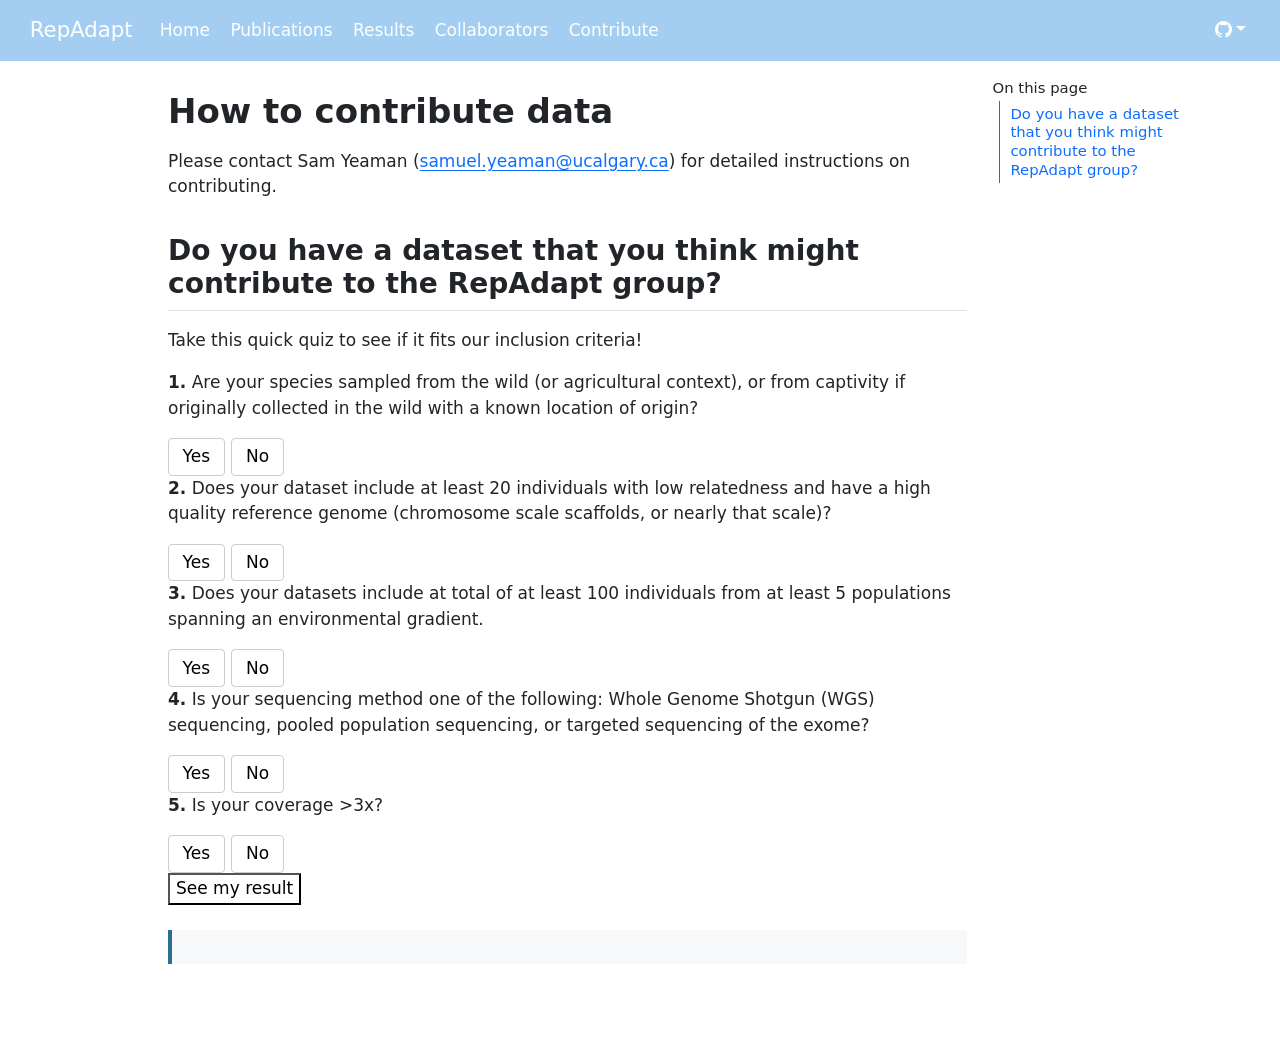
<file: support.html>
<!DOCTYPE html>
<html xmlns="http://www.w3.org/1999/xhtml" lang="en" xml:lang="en"><head>

<meta charset="utf-8">
<meta name="generator" content="quarto-1.9.38">

<meta name="viewport" content="width=device-width, initial-scale=1.0, user-scalable=yes">


<title>How to contribute data – RepAdapt</title>
<style>
/* Default styles provided by pandoc.
** See https://pandoc.org/MANUAL.html#variables-for-html for config info.
*/
code{white-space: pre-wrap;}
span.smallcaps{font-variant: small-caps;}
div.columns{display: flex; gap: min(4vw, 1.5em);}
div.column{flex: auto; overflow-x: auto;}
div.hanging-indent{margin-left: 1.5em; text-indent: -1.5em;}
ul.task-list{list-style: none;}
ul.task-list li input[type="checkbox"] {
  width: 0.8em;
  margin: 0 0.8em 0.2em -1em; /* quarto-specific, see https://github.com/quarto-dev/quarto-cli/issues/4556 */ 
  vertical-align: middle;
}
</style>


<script src="site_libs/quarto-nav/quarto-nav.js"></script>
<script src="site_libs/quarto-nav/headroom.min.js"></script>
<script src="site_libs/clipboard/clipboard.min.js"></script>
<script src="site_libs/quarto-search/autocomplete.umd.js"></script>
<script src="site_libs/quarto-search/fuse.min.js"></script>
<script src="site_libs/quarto-search/quarto-search.js"></script>
<meta name="quarto:offset" content="./">
<script src="site_libs/quarto-html/quarto.js" type="module"></script>
<script src="site_libs/quarto-html/tabsets/tabsets.js" type="module"></script>
<script src="site_libs/quarto-html/popper.min.js"></script>
<script src="site_libs/quarto-html/tippy.umd.min.js"></script>
<script src="site_libs/quarto-html/anchor.min.js"></script>
<link href="site_libs/quarto-html/tippy.css" rel="stylesheet">
<link href="site_libs/quarto-html/quarto-syntax-highlighting-15634bcf2e68342d4ad2dfa704d543f6.css" rel="stylesheet" id="quarto-text-highlighting-styles">
<script src="site_libs/bootstrap/bootstrap.min.js"></script>
<link href="site_libs/bootstrap/bootstrap-icons.css" rel="stylesheet">
<link href="site_libs/bootstrap/bootstrap-45431c2918bd31147ddb3fa7038bb99f.min.css" rel="stylesheet" append-hash="true" id="quarto-bootstrap" data-mode="light">
<script id="quarto-search-options" type="application/json">{
  "location": "navbar",
  "copy-button": false,
  "collapse-after": 3,
  "panel-placement": "end",
  "type": "overlay",
  "limit": 50,
  "keyboard-shortcut": [
    "f",
    "/",
    "s"
  ],
  "show-item-context": false,
  "language": {
    "search-no-results-text": "No results",
    "search-matching-documents-text": "matching documents",
    "search-copy-link-title": "Copy link to search",
    "search-hide-matches-text": "Hide additional matches",
    "search-more-match-text": "more match in this document",
    "search-more-matches-text": "more matches in this document",
    "search-clear-button-title": "Clear",
    "search-text-placeholder": "",
    "search-detached-cancel-button-title": "Cancel",
    "search-submit-button-title": "Submit",
    "search-label": "Search"
  }
}</script>


<link rel="stylesheet" href="styles.css">
</head>

<body class="nav-fixed quarto-light">

<div id="quarto-search-results"></div>
  <header id="quarto-header" class="headroom fixed-top">
    <nav class="navbar navbar-expand-lg " data-bs-theme="dark">
      <div class="navbar-container container-fluid">
      <div class="navbar-brand-container mx-auto">
    <a class="navbar-brand" href="./index.html">
    <span class="navbar-title">RepAdapt</span>
    </a>
  </div>
          <button class="navbar-toggler" type="button" data-bs-toggle="collapse" data-bs-target="#navbarCollapse" aria-controls="navbarCollapse" role="menu" aria-expanded="false" aria-label="Toggle navigation" onclick="if (window.quartoToggleHeadroom) { window.quartoToggleHeadroom(); }">
  <span class="navbar-toggler-icon"></span>
</button>
          <div class="collapse navbar-collapse" id="navbarCollapse">
            <ul class="navbar-nav navbar-nav-scroll me-auto">
  <li class="nav-item">
    <a class="nav-link" href="./index.html"> 
<span class="menu-text">Home</span></a>
  </li>  
  <li class="nav-item">
    <a class="nav-link" href="./research.html"> 
<span class="menu-text">Publications</span></a>
  </li>  
  <li class="nav-item">
    <a class="nav-link" href="./results.html"> 
<span class="menu-text">Results</span></a>
  </li>  
  <li class="nav-item">
    <a class="nav-link" href="./about.html"> 
<span class="menu-text">Collaborators</span></a>
  </li>  
  <li class="nav-item">
    <a class="nav-link active" href="./support.html" aria-current="page"> 
<span class="menu-text">Contribute</span></a>
  </li>  
</ul>
          </div> <!-- /navcollapse -->
            <div class="quarto-navbar-tools">
    <div class="dropdown">
      <a href="" title="" id="quarto-navigation-tool-dropdown-0" class="quarto-navigation-tool dropdown-toggle px-1" data-bs-toggle="dropdown" aria-expanded="false" role="link" aria-label=""><i class="bi bi-github"></i></a>
      <ul class="dropdown-menu" aria-labelledby="quarto-navigation-tool-dropdown-0">
          <li>
            <a class="dropdown-item quarto-navbar-tools-item" href="https://github.com/GabrieleNocchi/nextflow_snp_calling_computecanada">
            RepAdapt Pipeline
            </a>
          </li>
          <li>
            <a class="dropdown-item quarto-navbar-tools-item" href="./bug.html">
            Report A Bug
            </a>
          </li>
      </ul>
    </div>
</div>
      </div> <!-- /container-fluid -->
    </nav>
</header>
<!-- content -->
<div id="quarto-content" class="quarto-container page-columns page-rows-contents page-layout-article page-navbar">
<!-- sidebar -->
<!-- margin-sidebar -->
    <div id="quarto-margin-sidebar" class="sidebar margin-sidebar">
        <nav id="TOC" role="doc-toc" class="toc-active">
    <h2 id="toc-title">On this page</h2>
   
  <ul>
  <li><a href="#do-you-have-a-dataset-that-you-think-might-contribute-to-the-repadapt-group" id="toc-do-you-have-a-dataset-that-you-think-might-contribute-to-the-repadapt-group" class="nav-link active" data-scroll-target="#do-you-have-a-dataset-that-you-think-might-contribute-to-the-repadapt-group">Do you have a dataset that you think might contribute to the RepAdapt group?</a></li>
  </ul>
</nav>
    </div>
<!-- main -->
<main class="content" id="quarto-document-content">

<header id="title-block-header" class="quarto-title-block default">
<div class="quarto-title">
<h1 class="title">How to contribute data</h1>
</div>



<div class="quarto-title-meta">

    
  
    
  </div>
  


</header>


<p>Please contact Sam Yeaman (<a href="mailto:samuel.yeaman@ucalgary.ca">samuel.yeaman@ucalgary.ca</a>) for detailed instructions on contributing.</p>
<section id="do-you-have-a-dataset-that-you-think-might-contribute-to-the-repadapt-group" class="level2">
<h2 class="anchored" data-anchor-id="do-you-have-a-dataset-that-you-think-might-contribute-to-the-repadapt-group">Do you have a dataset that you think might contribute to the RepAdapt group?</h2>
<p>Take this quick quiz to see if it fits our inclusion criteria!</p>
<div id="quiz"></div>
<button id="quiz-submit">See my result</button>
<div id="quiz-result"></div>

<script>
// ---- 1. Your questions ----
const QUESTIONS = [
  { id: "q1", text: "Are your species sampled from the wild (or agricultural context), or from captivity if originally collected in the wild with a known location of origin?", type: "yesno" },
  { id: "q2", text: "Does your dataset include at least 20 individuals with low relatedness and have a high quality reference genome (chromosome scale scaffolds, or nearly that scale)?",      type: "yesno" },
  { id: "q3", text: "Does your datasets include at total of at least 100 individuals from at least 5 populations spanning an environmental gradient.",
    type: "yesno" },
  { id: "q4", text: "Is your sequencing method one of the following:  Whole Genome Shotgun (WGS) sequencing, pooled population sequencing, or targeted sequencing of the exome?",       type: "yesno" },
  { id: "q5", text: "Is your coverage >3x?", type: "yesno"},
  
  // ...up to q10
];

// ---- 2. Where answers get stored ----
const answers = {};

// ---- 3. Build the questions on the page ----
const container = document.getElementById("quiz");

QUESTIONS.forEach((q, i) => {
  const opts = (q.type === "yesno") ? ["Yes", "No"] : q.options;

  const block = document.createElement("div");
  block.className = "quiz-q";
  block.innerHTML = "<p><strong>" + (i + 1) + ".</strong> " + q.text + "</p>";

  const row = document.createElement("div");
  row.className = "quiz-opts";

  opts.forEach(opt => {
    const btn = document.createElement("button");
    btn.type = "button";
    btn.textContent = opt;
    btn.addEventListener("click", () => {
      answers[q.id] = opt;
      row.querySelectorAll("button").forEach(b => b.classList.remove("selected"));
      btn.classList.add("selected");
    });
    row.appendChild(btn);
  });

  block.appendChild(row);
  container.appendChild(block);
});

// ---- 4. Decide the final message ----
function resultMessage(a) {
  const missing = QUESTIONS.filter(q => !(q.id in a)).length;
  if (missing > 0) {
    return "Please answer all " + QUESTIONS.length + " questions (" + missing + " left).";
  }

  // Specific answers that override everything else, checked first:
  if (a.q1 === "No")        return "You're not eligible: The species must be wild.";
  if (a.q2 === "No" && a.q3 === "No" || a.q4 === "No") return "You're not eligible.";
  if (a.q2 === "Yes" && a.q3 === "Yes" && a.q5 === "No") return "You're data is eligible for analysis of selective sweeps or genotype-environment associations using the low coverage pipeline! Email Sam Yeaman at samuel.yeaman@ucalgary.ca for further instructions.";
  if (a.q2 === "Yes" && a.q3 === "Yes" && a.q5 === "Yes") return "You're data is eligible for analysis of selective sweeps or genotype-environment associations using the conventional pipeline! Email Sam Yeaman at samuel.yeaman@ucalgary.ca for further instructions.";
  
  if (a.q1 === "Yes" && a.q2 === "Yes" && a.q3 === "No" && a.q4 === "Yes" && a.q5 === "Yes") return "You're data is eligible for analysis of selective sweeps using the conventional pipeline! Email Sam Yeaman at samuel.yeaman@ucalgary.ca for further instructions."; 
  if (a.q1 === "Yes" && a.q2 === "Yes" && a.q3 === "No" && a.q4 === "Yes" && a.q5 === "No") return "You're data is eligible for analysis of selective sweeps using the low coverage pipeline! Email Sam Yeaman at samuel.yeaman@ucalgary.ca for further instructions.";
  
  if (a.q1 === "Yes" && a.q2 === "No" && a.q3 === "Yes" && a.q4 === "Yes" && a.q5 === "Yes") return "You're data is eligible for analysis of genotype-environment associations using the conventional pipeline! Email Sam Yeaman at samuel.yeaman@ucalgary.ca for further instructions.";
  if (a.q1 === "Yes" && a.q2 === "No" && a.q3 === "Yes" && a.q4 === "Yes" && a.q5 === "No") return "You're data is eligible for analysis of genotype-environment associations using the low coverage pipeline! Email Sam Yeaman at samuel.yeaman@ucalgary.ca for further instructions.";
  
  // Otherwise fall back to a count of "Yes" answers:
  const yesCount = Object.values(a).filter(v => v === "Yes").length;
  
}

// ---- 5. Wire up the button ----
document.getElementById("quiz-submit").addEventListener("click", () => {
  document.getElementById("quiz-result").textContent = resultMessage(answers);
});
</script>


</section>

</main> <!-- /main -->
<script id="quarto-html-after-body" type="application/javascript">
  window.document.addEventListener("DOMContentLoaded", function (event) {
    const icon = "";
    const anchorJS = new window.AnchorJS();
    anchorJS.options = {
      placement: 'right',
      icon: icon
    };
    anchorJS.add('.anchored');
    const isCodeAnnotation = (el) => {
      for (const clz of el.classList) {
        if (clz.startsWith('code-annotation-')) {                     
          return true;
        }
      }
      return false;
    }
    const onCopySuccess = function(e) {
      // button target
      const button = e.trigger;
      // don't keep focus
      button.blur();
      // flash "checked"
      button.classList.add('code-copy-button-checked');
      var currentTitle = button.getAttribute("title");
      button.setAttribute("title", "Copied!");
      let tooltip;
      if (window.bootstrap) {
        button.setAttribute("data-bs-toggle", "tooltip");
        button.setAttribute("data-bs-placement", "left");
        button.setAttribute("data-bs-title", "Copied!");
        tooltip = new bootstrap.Tooltip(button, 
          { trigger: "manual", 
            customClass: "code-copy-button-tooltip",
            offset: [0, -8]});
        tooltip.show();    
      }
      setTimeout(function() {
        if (tooltip) {
          tooltip.hide();
          button.removeAttribute("data-bs-title");
          button.removeAttribute("data-bs-toggle");
          button.removeAttribute("data-bs-placement");
        }
        button.setAttribute("title", currentTitle);
        button.classList.remove('code-copy-button-checked');
      }, 1000);
      // clear code selection
      e.clearSelection();
    }
    const getTextToCopy = function(trigger) {
      const outerScaffold = trigger.parentElement.cloneNode(true);
      const codeEl = outerScaffold.querySelector('code');
      for (const childEl of codeEl.children) {
        if (isCodeAnnotation(childEl)) {
          childEl.remove();
        }
      }
      return codeEl.innerText;
    }
    const clipboard = new window.ClipboardJS('.code-copy-button:not([data-in-quarto-modal])', {
      text: getTextToCopy
    });
    clipboard.on('success', onCopySuccess);
    if (window.document.getElementById('quarto-embedded-source-code-modal')) {
      const clipboardModal = new window.ClipboardJS('.code-copy-button[data-in-quarto-modal]', {
        text: getTextToCopy,
        container: window.document.getElementById('quarto-embedded-source-code-modal')
      });
      clipboardModal.on('success', onCopySuccess);
    }
      var localhostRegex = new RegExp(/^(?:http|https):\/\/localhost\:?[0-9]*\//);
      var mailtoRegex = new RegExp(/^mailto:/);
        var filterRegex = new RegExp("https:\/\/RepAdapt\.github\.io\/");
      var isInternal = (href) => {
          return filterRegex.test(href) || localhostRegex.test(href) || mailtoRegex.test(href);
      }
      // Inspect non-navigation links and adorn them if external
     var links = window.document.querySelectorAll('a[href]:not(.nav-link):not(.navbar-brand):not(.toc-action):not(.sidebar-link):not(.sidebar-item-toggle):not(.pagination-link):not(.no-external):not([aria-hidden]):not(.dropdown-item):not(.quarto-navigation-tool):not(.about-link)');
      for (var i=0; i<links.length; i++) {
        const link = links[i];
        if (!isInternal(link.href)) {
          // undo the damage that might have been done by quarto-nav.js in the case of
          // links that we want to consider external
          if (link.dataset.originalHref !== undefined) {
            link.href = link.dataset.originalHref;
          }
        }
      }
    function tippyHover(el, contentFn, onTriggerFn, onUntriggerFn) {
      const config = {
        allowHTML: true,
        maxWidth: 500,
        delay: 100,
        arrow: false,
        appendTo: function(el) {
            return el.parentElement;
        },
        interactive: true,
        interactiveBorder: 10,
        theme: 'quarto',
        placement: 'bottom-start',
      };
      if (contentFn) {
        config.content = contentFn;
      }
      if (onTriggerFn) {
        config.onTrigger = onTriggerFn;
      }
      if (onUntriggerFn) {
        config.onUntrigger = onUntriggerFn;
      }
      window.tippy(el, config); 
    }
    const noterefs = window.document.querySelectorAll('a[role="doc-noteref"]');
    for (var i=0; i<noterefs.length; i++) {
      const ref = noterefs[i];
      tippyHover(ref, function() {
        // use id or data attribute instead here
        let href = ref.getAttribute('data-footnote-href') || ref.getAttribute('href');
        try { href = new URL(href).hash; } catch {}
        const id = href.replace(/^#\/?/, "");
        const note = window.document.getElementById(id);
        if (note) {
          return note.innerHTML;
        } else {
          return "";
        }
      });
    }
    const xrefs = window.document.querySelectorAll('a.quarto-xref');
    const processXRef = (id, note) => {
      // Strip column container classes
      const stripColumnClz = (el) => {
        el.classList.remove("page-full", "page-columns");
        if (el.children) {
          for (const child of el.children) {
            stripColumnClz(child);
          }
        }
      }
      stripColumnClz(note)
      if (id === null || id.startsWith('sec-')) {
        // Special case sections, only their first couple elements
        const container = document.createElement("div");
        if (note.children && note.children.length > 2) {
          container.appendChild(note.children[0].cloneNode(true));
          for (let i = 1; i < note.children.length; i++) {
            const child = note.children[i];
            if (child.tagName === "P" && child.innerText === "") {
              continue;
            } else {
              container.appendChild(child.cloneNode(true));
              break;
            }
          }
          if (window.Quarto?.typesetMath) {
            window.Quarto.typesetMath(container);
          }
          return container.innerHTML
        } else {
          if (window.Quarto?.typesetMath) {
            window.Quarto.typesetMath(note);
          }
          return note.innerHTML;
        }
      } else {
        // Remove any anchor links if they are present
        const anchorLink = note.querySelector('a.anchorjs-link');
        if (anchorLink) {
          anchorLink.remove();
        }
        if (window.Quarto?.typesetMath) {
          window.Quarto.typesetMath(note);
        }
        if (note.classList.contains("callout")) {
          return note.outerHTML;
        } else {
          return note.innerHTML;
        }
      }
    }
    for (var i=0; i<xrefs.length; i++) {
      const xref = xrefs[i];
      tippyHover(xref, undefined, function(instance) {
        instance.disable();
        let url = xref.getAttribute('href');
        let hash = undefined; 
        if (url.startsWith('#')) {
          hash = url;
        } else {
          try { hash = new URL(url).hash; } catch {}
        }
        if (hash) {
          const id = hash.replace(/^#\/?/, "");
          const note = window.document.getElementById(id);
          if (note !== null) {
            try {
              const html = processXRef(id, note.cloneNode(true));
              instance.setContent(html);
            } finally {
              instance.enable();
              instance.show();
            }
          } else {
            // See if we can fetch this
            fetch(url.split('#')[0])
            .then(res => res.text())
            .then(html => {
              const parser = new DOMParser();
              const htmlDoc = parser.parseFromString(html, "text/html");
              const note = htmlDoc.getElementById(id);
              if (note !== null) {
                const html = processXRef(id, note);
                instance.setContent(html);
              } 
            }).finally(() => {
              instance.enable();
              instance.show();
            });
          }
        } else {
          // See if we can fetch a full url (with no hash to target)
          // This is a special case and we should probably do some content thinning / targeting
          fetch(url)
          .then(res => res.text())
          .then(html => {
            const parser = new DOMParser();
            const htmlDoc = parser.parseFromString(html, "text/html");
            const note = htmlDoc.querySelector('main.content');
            if (note !== null) {
              // This should only happen for chapter cross references
              // (since there is no id in the URL)
              // remove the first header
              if (note.children.length > 0 && note.children[0].tagName === "HEADER") {
                note.children[0].remove();
              }
              const html = processXRef(null, note);
              instance.setContent(html);
            } 
          }).finally(() => {
            instance.enable();
            instance.show();
          });
        }
      }, function(instance) {
      });
    }
        let selectedAnnoteEl;
        const selectorForAnnotation = ( cell, annotation) => {
          let cellAttr = 'data-code-cell="' + cell + '"';
          let lineAttr = 'data-code-annotation="' +  annotation + '"';
          const selector = 'span[' + cellAttr + '][' + lineAttr + ']';
          return selector;
        }
        const selectCodeLines = (annoteEl) => {
          const doc = window.document;
          const targetCell = annoteEl.getAttribute("data-target-cell");
          const targetAnnotation = annoteEl.getAttribute("data-target-annotation");
          const annoteSpan = window.document.querySelector(selectorForAnnotation(targetCell, targetAnnotation));
          const lines = annoteSpan.getAttribute("data-code-lines").split(",");
          const lineIds = lines.map((line) => {
            return targetCell + "-" + line;
          })
          let top = null;
          let height = null;
          let parent = null;
          if (lineIds.length > 0) {
              //compute the position of the single el (top and bottom and make a div)
              const el = window.document.getElementById(lineIds[0]);
              top = el.offsetTop;
              height = el.offsetHeight;
              parent = el.parentElement.parentElement;
            if (lineIds.length > 1) {
              const lastEl = window.document.getElementById(lineIds[lineIds.length - 1]);
              const bottom = lastEl.offsetTop + lastEl.offsetHeight;
              height = bottom - top;
            }
            if (top !== null && height !== null && parent !== null) {
              // cook up a div (if necessary) and position it 
              let div = window.document.getElementById("code-annotation-line-highlight");
              if (div === null) {
                div = window.document.createElement("div");
                div.setAttribute("id", "code-annotation-line-highlight");
                div.style.position = 'absolute';
                parent.appendChild(div);
              }
              div.style.top = top - 2 + "px";
              div.style.height = height + 4 + "px";
              div.style.left = 0;
              let gutterDiv = window.document.getElementById("code-annotation-line-highlight-gutter");
              if (gutterDiv === null) {
                gutterDiv = window.document.createElement("div");
                gutterDiv.setAttribute("id", "code-annotation-line-highlight-gutter");
                gutterDiv.style.position = 'absolute';
                const codeCell = window.document.getElementById(targetCell);
                const gutter = codeCell.querySelector('.code-annotation-gutter');
                gutter.appendChild(gutterDiv);
              }
              gutterDiv.style.top = top - 2 + "px";
              gutterDiv.style.height = height + 4 + "px";
            }
            selectedAnnoteEl = annoteEl;
          }
        };
        const unselectCodeLines = () => {
          const elementsIds = ["code-annotation-line-highlight", "code-annotation-line-highlight-gutter"];
          elementsIds.forEach((elId) => {
            const div = window.document.getElementById(elId);
            if (div) {
              div.remove();
            }
          });
          selectedAnnoteEl = undefined;
        };
          // Handle positioning of the toggle
      window.addEventListener(
        "resize",
        throttle(() => {
          elRect = undefined;
          if (selectedAnnoteEl) {
            selectCodeLines(selectedAnnoteEl);
          }
        }, 10)
      );
      function throttle(fn, ms) {
      let throttle = false;
      let timer;
        return (...args) => {
          if(!throttle) { // first call gets through
              fn.apply(this, args);
              throttle = true;
          } else { // all the others get throttled
              if(timer) clearTimeout(timer); // cancel #2
              timer = setTimeout(() => {
                fn.apply(this, args);
                timer = throttle = false;
              }, ms);
          }
        };
      }
        // Attach click handler to the DT
        const annoteDls = window.document.querySelectorAll('dt[data-target-cell]');
        for (const annoteDlNode of annoteDls) {
          annoteDlNode.addEventListener('click', (event) => {
            const clickedEl = event.target;
            if (clickedEl !== selectedAnnoteEl) {
              unselectCodeLines();
              const activeEl = window.document.querySelector('dt[data-target-cell].code-annotation-active');
              if (activeEl) {
                activeEl.classList.remove('code-annotation-active');
              }
              selectCodeLines(clickedEl);
              clickedEl.classList.add('code-annotation-active');
            } else {
              // Unselect the line
              unselectCodeLines();
              clickedEl.classList.remove('code-annotation-active');
            }
          });
        }
    const findCites = (el) => {
      const parentEl = el.parentElement;
      if (parentEl) {
        const cites = parentEl.dataset.cites;
        if (cites) {
          return {
            el,
            cites: cites.split(' ')
          };
        } else {
          return findCites(el.parentElement)
        }
      } else {
        return undefined;
      }
    };
    var bibliorefs = window.document.querySelectorAll('a[role="doc-biblioref"]');
    for (var i=0; i<bibliorefs.length; i++) {
      const ref = bibliorefs[i];
      const citeInfo = findCites(ref);
      if (citeInfo) {
        tippyHover(citeInfo.el, function() {
          var popup = window.document.createElement('div');
          citeInfo.cites.forEach(function(cite) {
            var citeDiv = window.document.createElement('div');
            citeDiv.classList.add('hanging-indent');
            citeDiv.classList.add('csl-entry');
            var biblioDiv = window.document.getElementById('ref-' + cite);
            if (biblioDiv) {
              citeDiv.innerHTML = biblioDiv.innerHTML;
            }
            popup.appendChild(citeDiv);
          });
          return popup.innerHTML;
        });
      }
    }
  });
  </script>
</div> <!-- /content -->




</body></html>
</file>
<file: site_libs/quarto-html/tippy.css>
.tippy-box[data-animation=fade][data-state=hidden]{opacity:0}[data-tippy-root]{max-width:calc(100vw - 10px)}.tippy-box{position:relative;background-color:#333;color:#fff;border-radius:4px;font-size:14px;line-height:1.4;white-space:normal;outline:0;transition-property:transform,visibility,opacity}.tippy-box[data-placement^=top]>.tippy-arrow{bottom:0}.tippy-box[data-placement^=top]>.tippy-arrow:before{bottom:-7px;left:0;border-width:8px 8px 0;border-top-color:initial;transform-origin:center top}.tippy-box[data-placement^=bottom]>.tippy-arrow{top:0}.tippy-box[data-placement^=bottom]>.tippy-arrow:before{top:-7px;left:0;border-width:0 8px 8px;border-bottom-color:initial;transform-origin:center bottom}.tippy-box[data-placement^=left]>.tippy-arrow{right:0}.tippy-box[data-placement^=left]>.tippy-arrow:before{border-width:8px 0 8px 8px;border-left-color:initial;right:-7px;transform-origin:center left}.tippy-box[data-placement^=right]>.tippy-arrow{left:0}.tippy-box[data-placement^=right]>.tippy-arrow:before{left:-7px;border-width:8px 8px 8px 0;border-right-color:initial;transform-origin:center right}.tippy-box[data-inertia][data-state=visible]{transition-timing-function:cubic-bezier(.54,1.5,.38,1.11)}.tippy-arrow{width:16px;height:16px;color:#333}.tippy-arrow:before{content:"";position:absolute;border-color:transparent;border-style:solid}.tippy-content{position:relative;padding:5px 9px;z-index:1}
</file>
<file: site_libs/quarto-html/quarto-syntax-highlighting-15634bcf2e68342d4ad2dfa704d543f6.css>
/* quarto syntax highlight colors */
:root {
  --quarto-hl-ot-color: #003B4F;
  --quarto-hl-at-color: #657422;
  --quarto-hl-ss-color: #20794D;
  --quarto-hl-an-color: #5E5E5E;
  --quarto-hl-fu-color: #4758AB;
  --quarto-hl-st-color: #20794D;
  --quarto-hl-cf-color: #003B4F;
  --quarto-hl-op-color: #5E5E5E;
  --quarto-hl-er-color: #AD0000;
  --quarto-hl-bn-color: #AD0000;
  --quarto-hl-al-color: #AD0000;
  --quarto-hl-va-color: #111111;
  --quarto-hl-bu-color: inherit;
  --quarto-hl-ex-color: inherit;
  --quarto-hl-pp-color: #AD0000;
  --quarto-hl-in-color: #5E5E5E;
  --quarto-hl-vs-color: #20794D;
  --quarto-hl-wa-color: #5E5E5E;
  --quarto-hl-do-color: #5E5E5E;
  --quarto-hl-im-color: #00769E;
  --quarto-hl-ch-color: #20794D;
  --quarto-hl-dt-color: #AD0000;
  --quarto-hl-fl-color: #AD0000;
  --quarto-hl-co-color: #5E5E5E;
  --quarto-hl-cv-color: #5E5E5E;
  --quarto-hl-cn-color: #8f5902;
  --quarto-hl-sc-color: #5E5E5E;
  --quarto-hl-dv-color: #AD0000;
  --quarto-hl-kw-color: #003B4F;
}

/* other quarto variables */
:root {
  --quarto-font-monospace: SFMono-Regular, Menlo, Monaco, Consolas, "Liberation Mono", "Courier New", monospace;
}

/* syntax highlight based on Pandoc's rules */
pre > code.sourceCode > span {
  color: #003B4F;
}

code.sourceCode > span {
  color: #003B4F;
}

div.sourceCode,
div.sourceCode pre.sourceCode {
  color: #003B4F;
}

/* Normal */
code span {
  color: #003B4F;
}

/* Alert */
code span.al {
  color: #AD0000;
  font-style: inherit;
}

/* Annotation */
code span.an {
  color: #5E5E5E;
  font-style: inherit;
}

/* Attribute */
code span.at {
  color: #657422;
  font-style: inherit;
}

/* BaseN */
code span.bn {
  color: #AD0000;
  font-style: inherit;
}

/* BuiltIn */
code span.bu {
  font-style: inherit;
}

/* ControlFlow */
code span.cf {
  color: #003B4F;
  font-weight: bold;
  font-style: inherit;
}

/* Char */
code span.ch {
  color: #20794D;
  font-style: inherit;
}

/* Constant */
code span.cn {
  color: #8f5902;
  font-style: inherit;
}

/* Comment */
code span.co {
  color: #5E5E5E;
  font-style: inherit;
}

/* CommentVar */
code span.cv {
  color: #5E5E5E;
  font-style: italic;
}

/* Documentation */
code span.do {
  color: #5E5E5E;
  font-style: italic;
}

/* DataType */
code span.dt {
  color: #AD0000;
  font-style: inherit;
}

/* DecVal */
code span.dv {
  color: #AD0000;
  font-style: inherit;
}

/* Error */
code span.er {
  color: #AD0000;
  font-style: inherit;
}

/* Extension */
code span.ex {
  font-style: inherit;
}

/* Float */
code span.fl {
  color: #AD0000;
  font-style: inherit;
}

/* Function */
code span.fu {
  color: #4758AB;
  font-style: inherit;
}

/* Import */
code span.im {
  color: #00769E;
  font-style: inherit;
}

/* Information */
code span.in {
  color: #5E5E5E;
  font-style: inherit;
}

/* Keyword */
code span.kw {
  color: #003B4F;
  font-weight: bold;
  font-style: inherit;
}

/* Operator */
code span.op {
  color: #5E5E5E;
  font-style: inherit;
}

/* Other */
code span.ot {
  color: #003B4F;
  font-style: inherit;
}

/* Preprocessor */
code span.pp {
  color: #AD0000;
  font-style: inherit;
}

/* SpecialChar */
code span.sc {
  color: #5E5E5E;
  font-style: inherit;
}

/* SpecialString */
code span.ss {
  color: #20794D;
  font-style: inherit;
}

/* String */
code span.st {
  color: #20794D;
  font-style: inherit;
}

/* Variable */
code span.va {
  color: #111111;
  font-style: inherit;
}

/* VerbatimString */
code span.vs {
  color: #20794D;
  font-style: inherit;
}

/* Warning */
code span.wa {
  color: #5E5E5E;
  font-style: italic;
}

.prevent-inlining {
  content: "</";
}

/*# sourceMappingURL=f23921c56f73e400b49028c9186a1aa0.css.map */
</file>
<file: styles.css>
/* css styles */
.navbar {
  background-color: #a3cef1;
}
.navbar .dropdown-menu { /*aligns the dropdown menu to the right so that it doesn't fall off the page */
  right: 0 !important;
  left: auto !important;
}

.info-box {
  border: 1px solid #e7ecef;
  border-radius: 8px;
  padding: 15px;
  margin-bottom: 15px;
  background-color: #a3cef1;
}
.info-box:hover{
  filter: drop-shadow(5px 5px 10px #8b8c89);
}
.info-box h3 {
  margin-top: 0;
  color: #6096ba;
}

#forthequiz
.quiz-q { margin: 1.2em 0; }
  .quiz-opts button {
    margin-right: .4em; padding: .3em .8em;
    border: 1px solid #ccc; border-radius: 4px;
    background: #fff; cursor: pointer;
  }
  .quiz-opts button.selected { background: #2c6e91; color: #fff; border-color: #2c6e91; }
  #quiz-result { margin-top: 1.5em; padding: 1em; border-left: 4px solid #2c6e91; background: #f6f8fa; }
</file>
